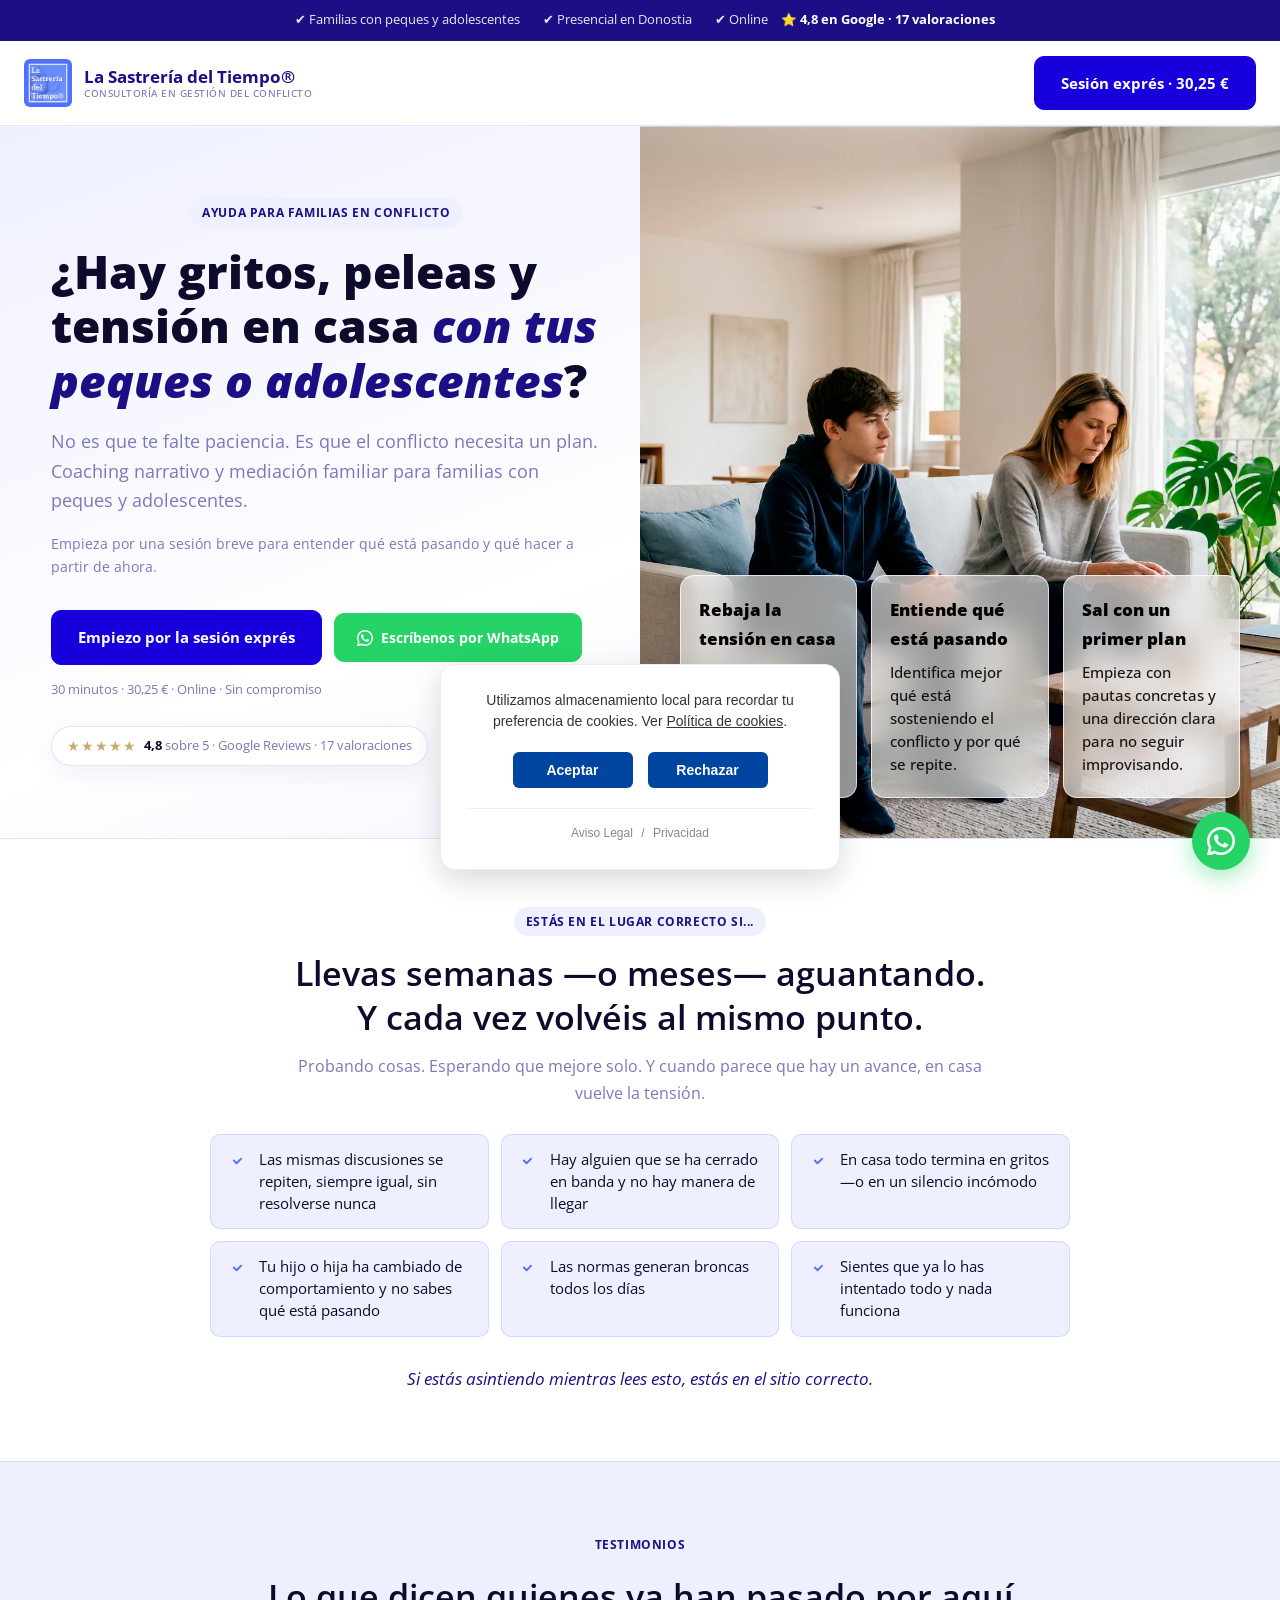
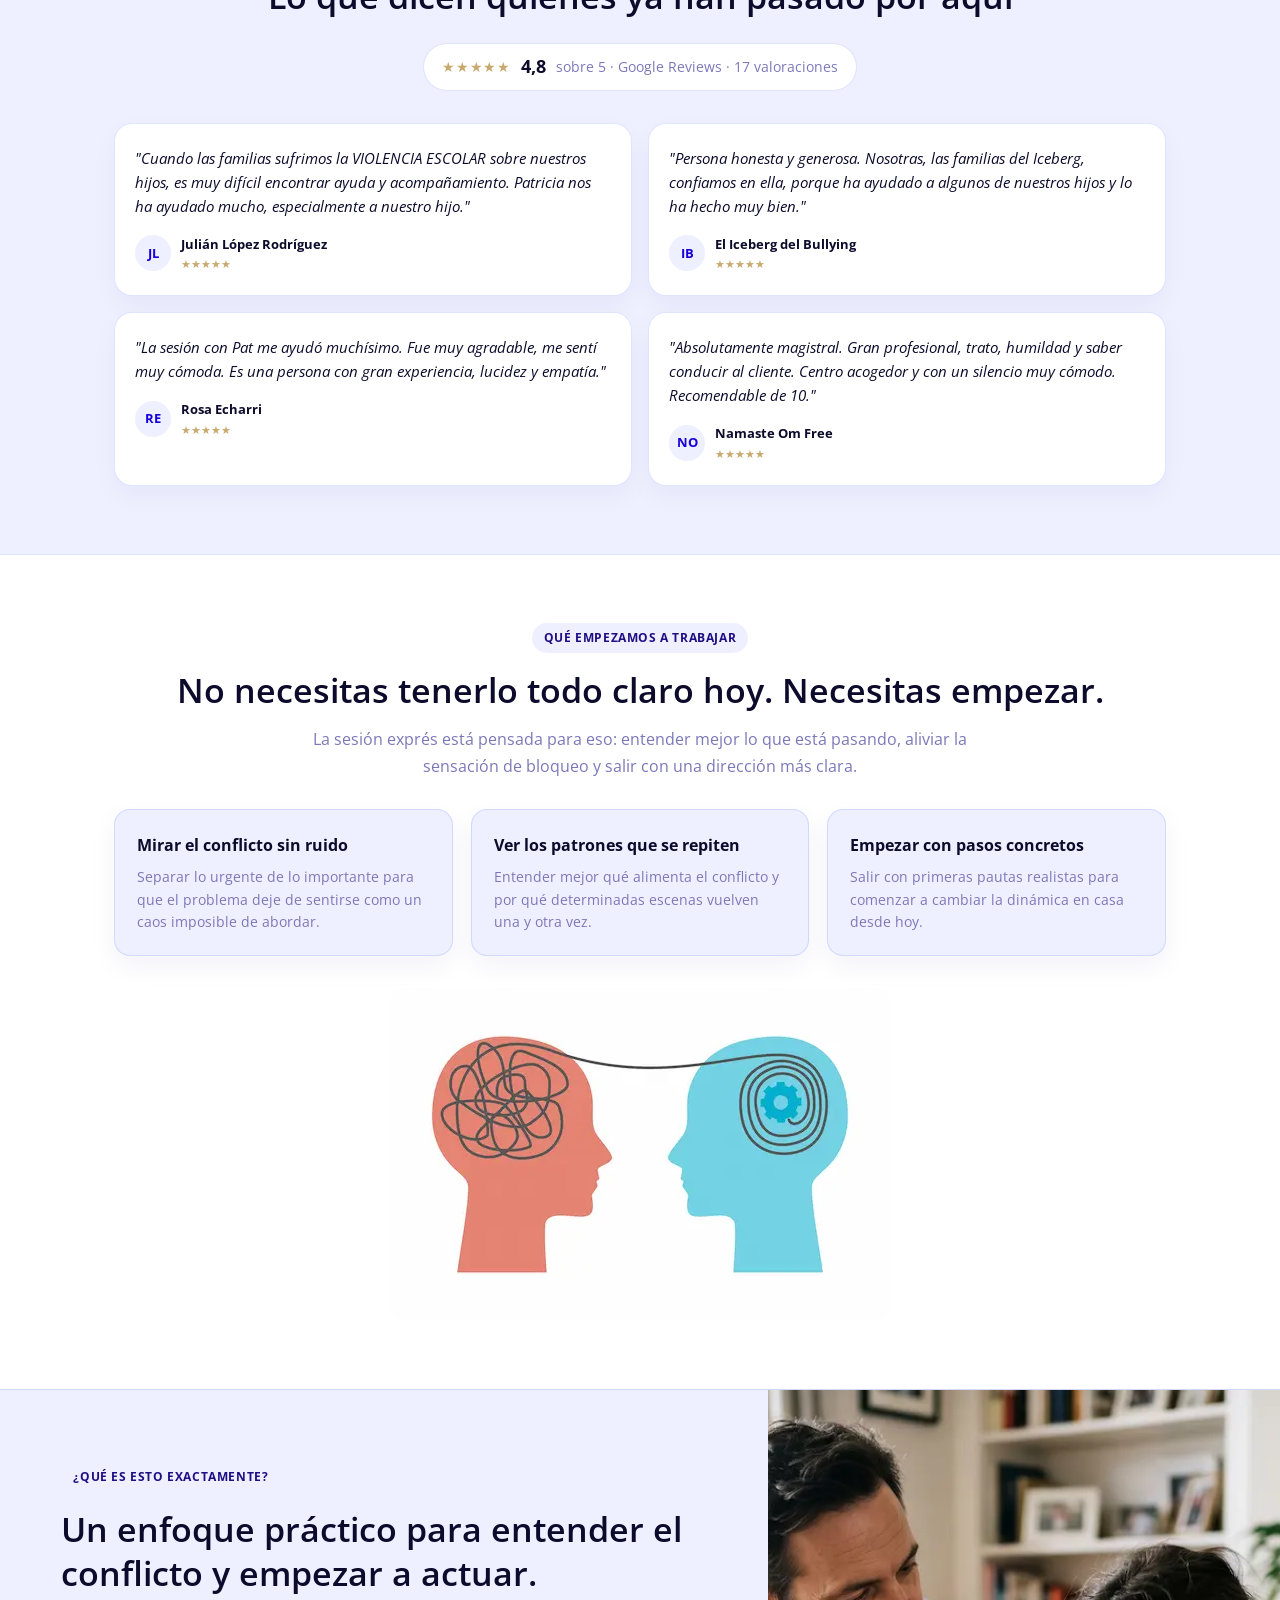
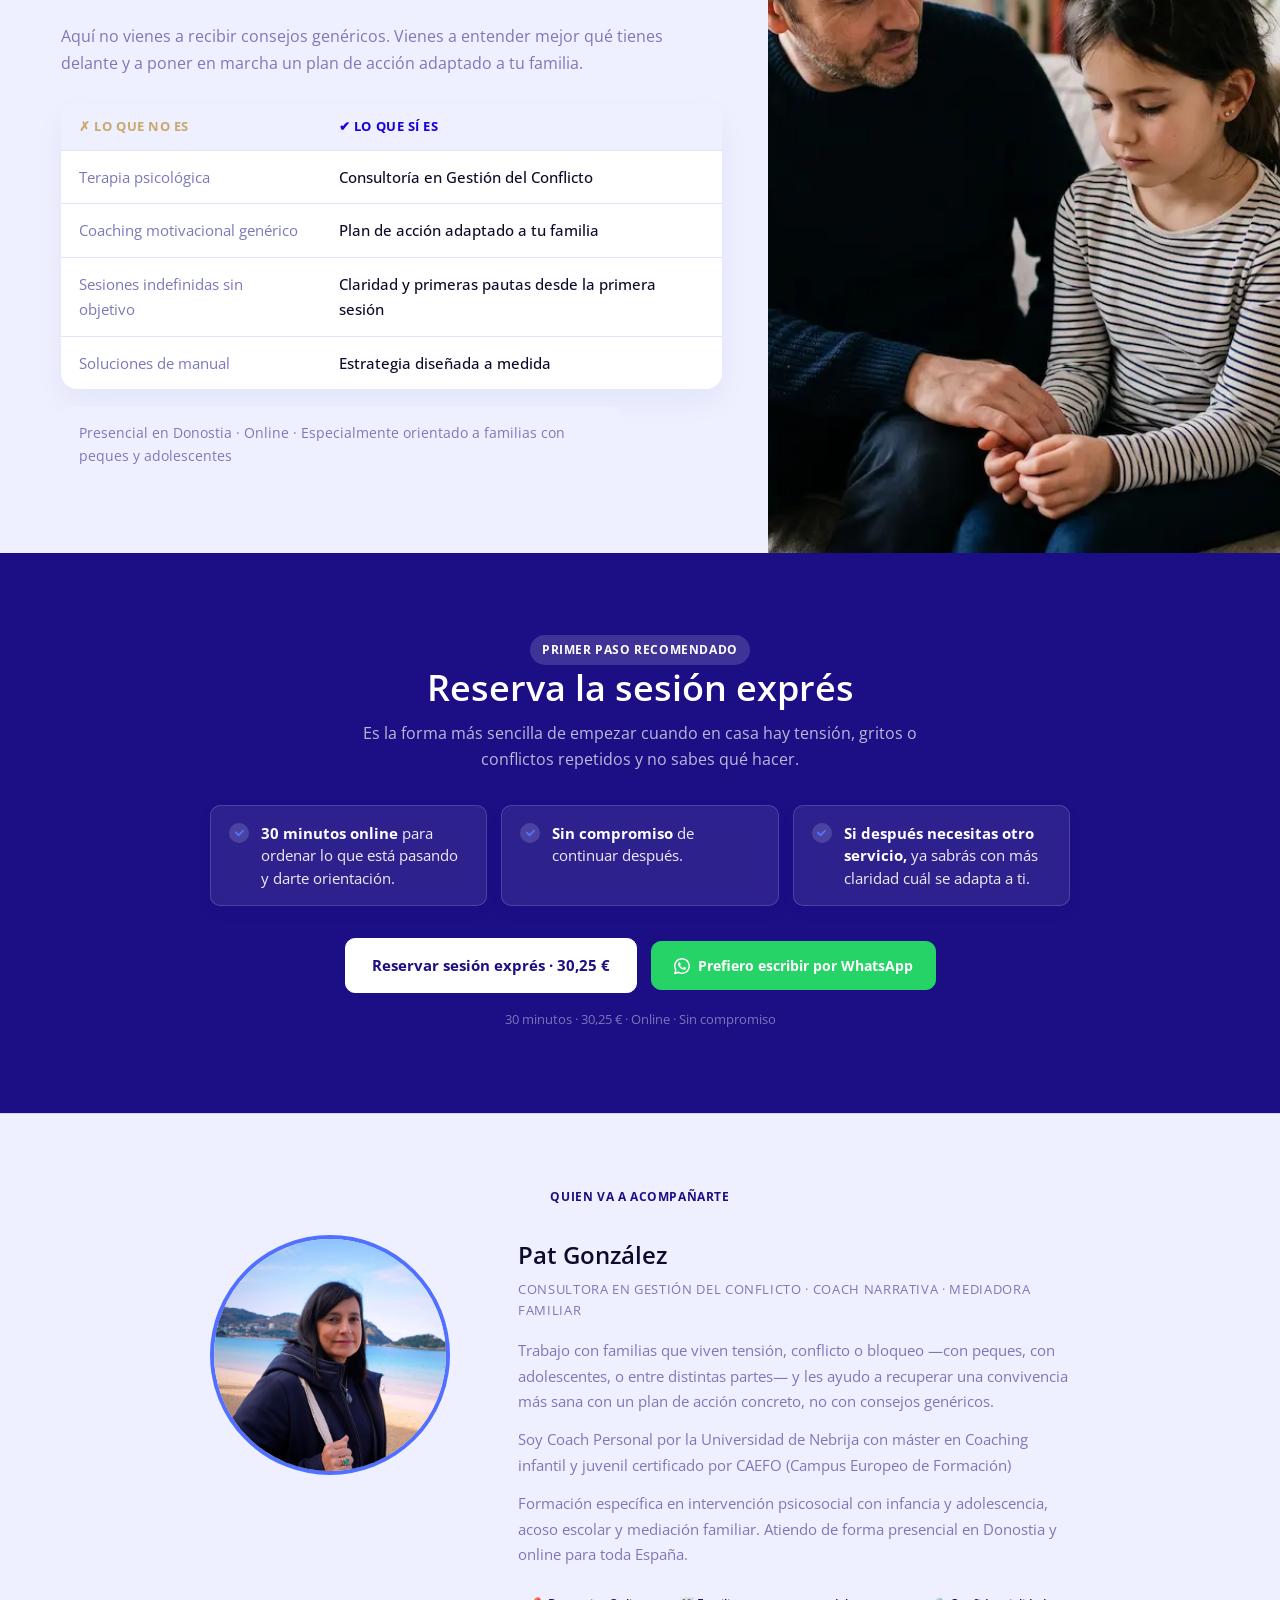
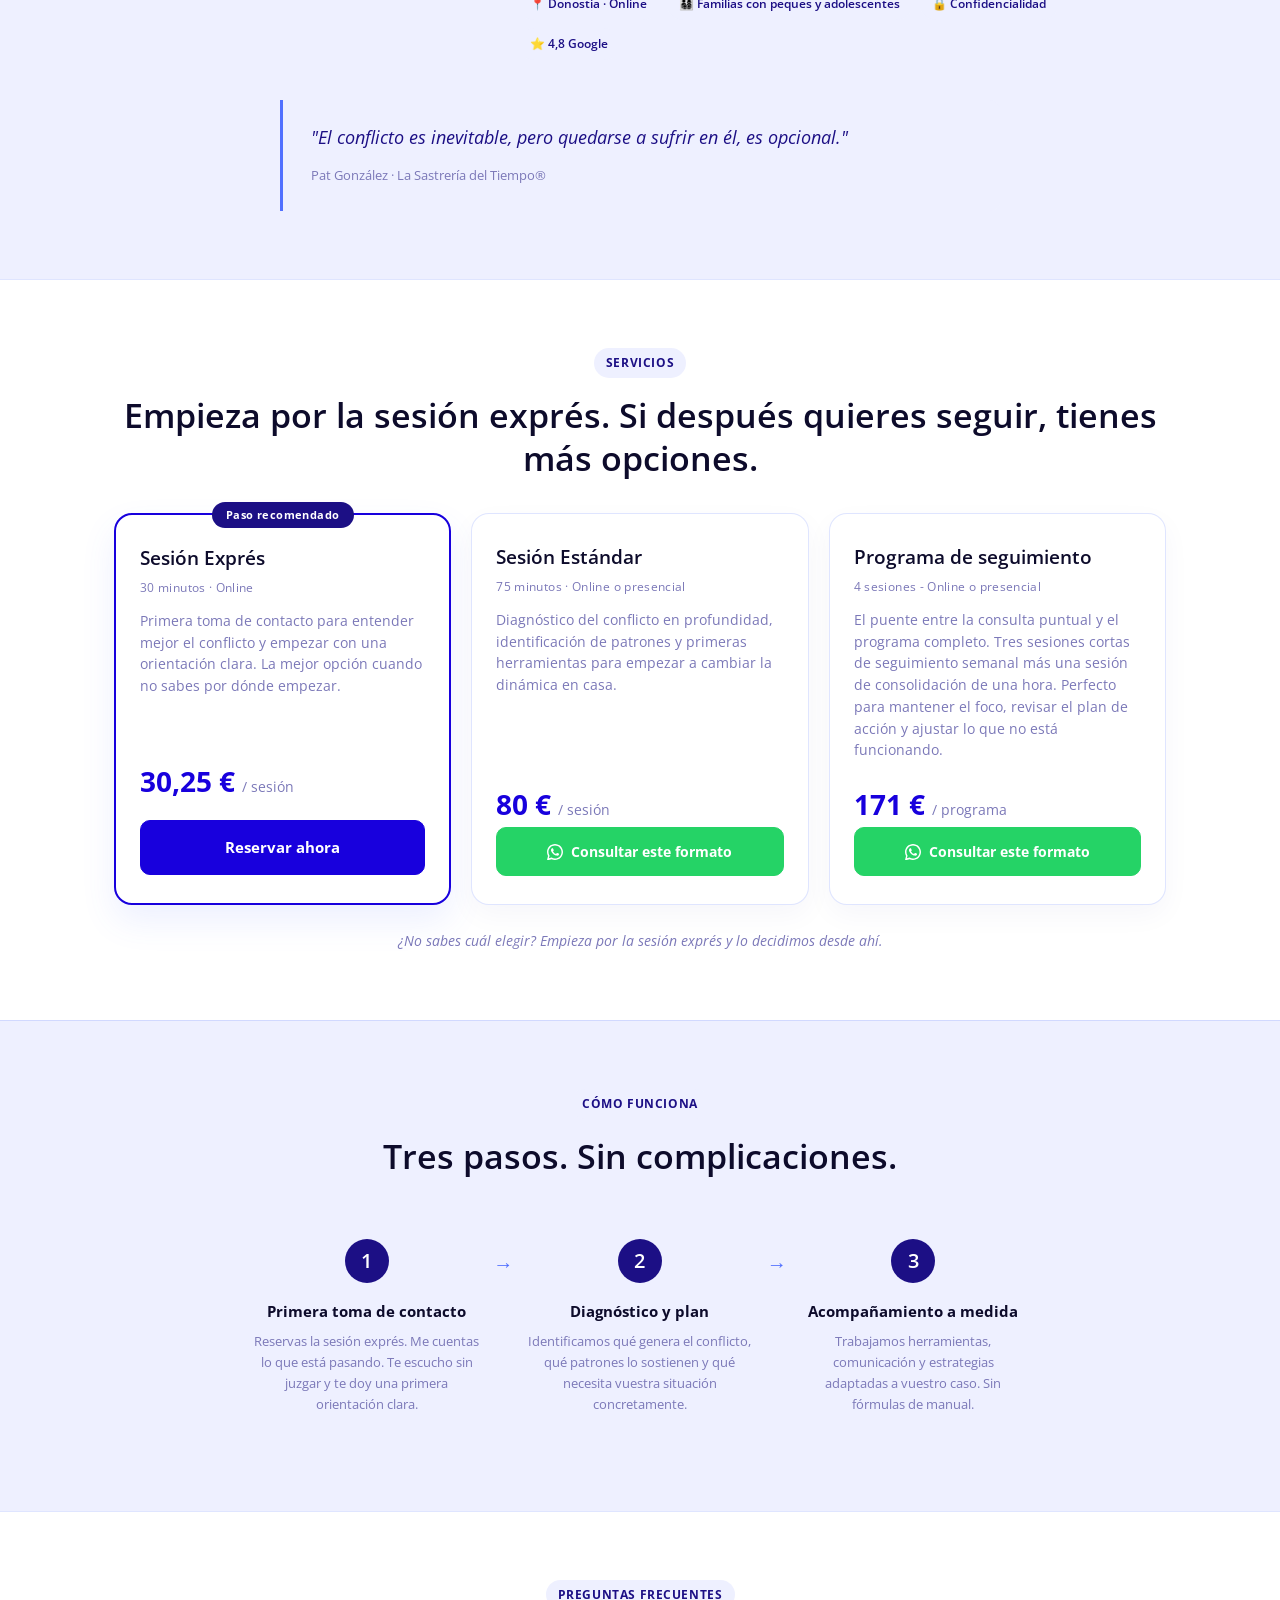
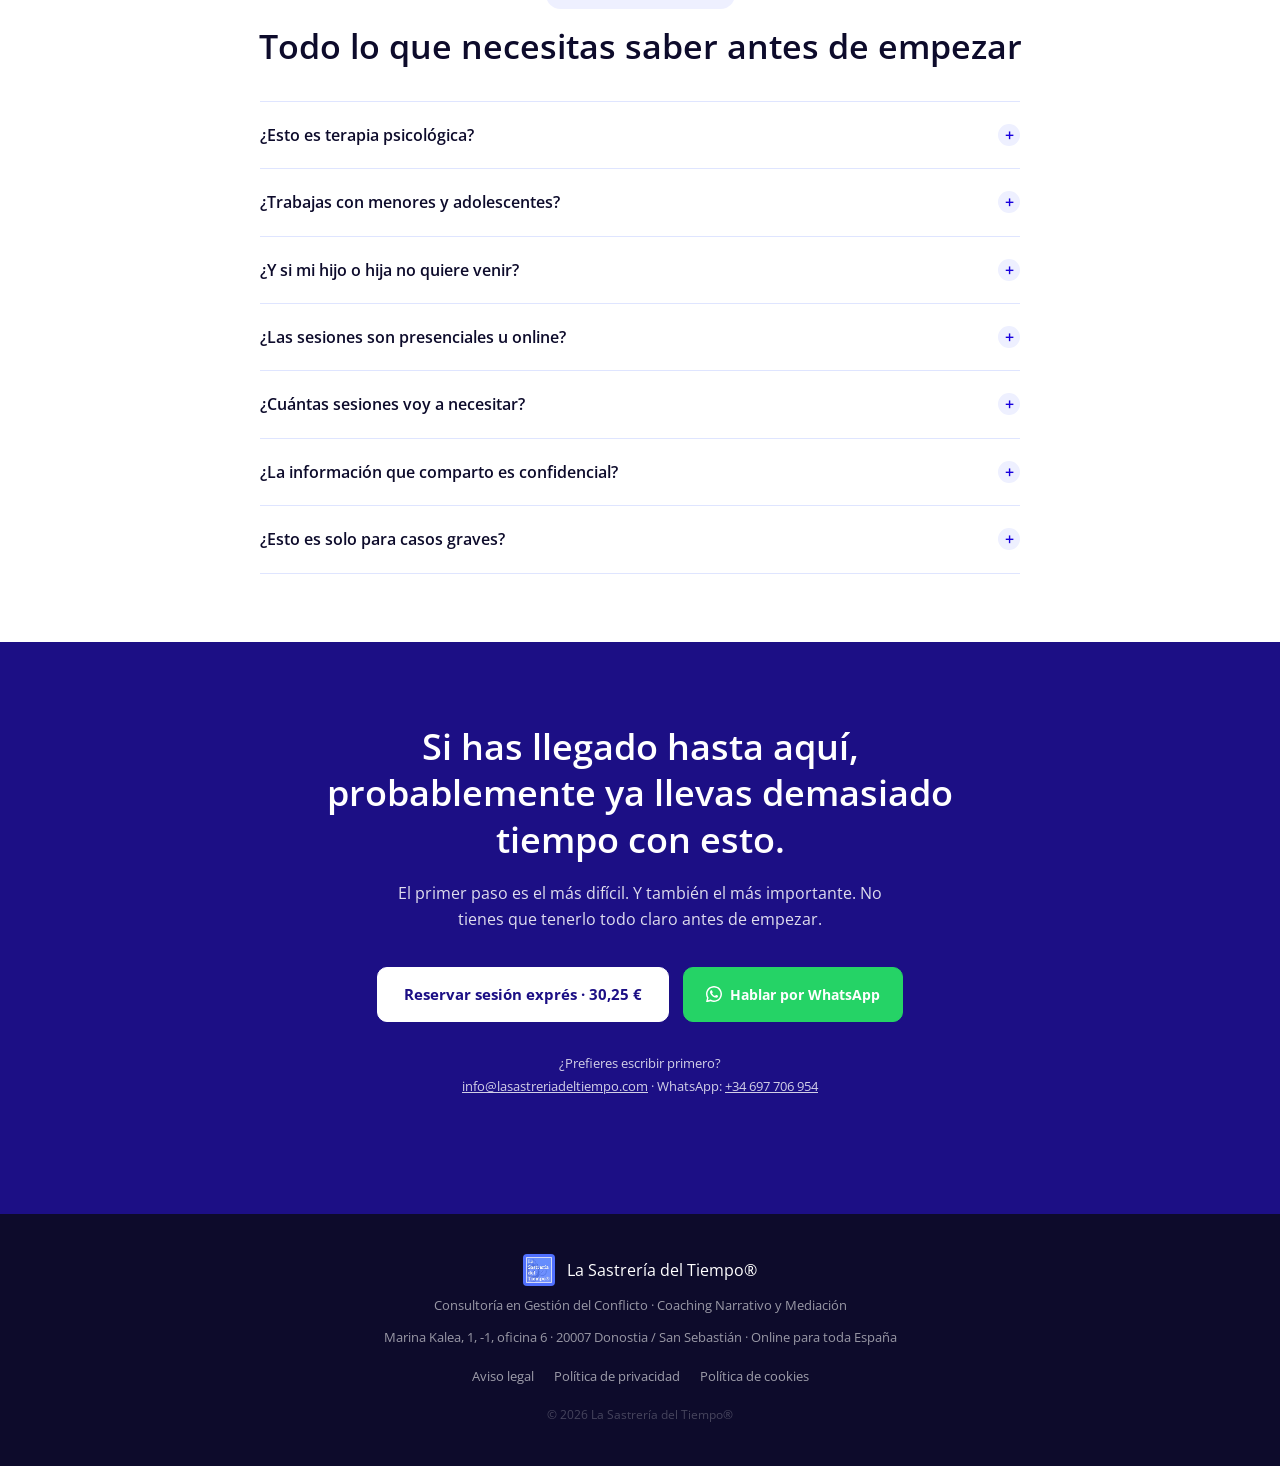
<file: index.html>
<!DOCTYPE html>
<html lang="es">

<head>
  <script>
    window.dataLayer = window.dataLayer || [];
    function gtag() { dataLayer.push(arguments); }

    // Si el usuario ya aceptó antes, recuperamos su decisión
    const consent = localStorage.getItem('cookiesConsent');

    gtag('consent', 'default', {
      'ad_storage': consent === 'accepted' ? 'granted' : 'denied',
      'ad_user_data': consent === 'accepted' ? 'granted' : 'denied',
      'ad_personalization': consent === 'accepted' ? 'granted' : 'denied',
      'analytics_storage': consent === 'accepted' ? 'granted' : 'denied',
      'wait_for_update': 500
    });
  </script>
  <meta charset="UTF-8">
  <meta name="viewport" content="width=device-width, initial-scale=1.0">
  <link rel="icon" type="image/png" href="img/favicon.png">
  <title>Ayuda para familias en conflicto con peques · La Sastrería del Tiempo®</title>
  <meta name="description"
    content="Ayuda práctica para familias con peques y adolescentes que viven gritos, peleas y tensión en casa. Sesión exprés online para entender el conflicto y empezar a actuar.">
  <link rel="preconnect" href="https://fonts.googleapis.com">
  <link rel="preconnect" href="https://fonts.gstatic.com" crossorigin>
  <link href="https://fonts.googleapis.com/css2?family=Open+Sans:wght@300;400;500;600;700;800&display=swap"
    rel="stylesheet">
  <link rel="stylesheet" href="css/style.css">
</head>

<body>

  <!-- TOPBAR -->
  <div class="topbar">
    <span>✔ Familias con peques y adolescentes</span>
    <span>✔ Presencial en Donostia</span>
    <span>✔ Online</span>
    <strong>⭐ 4,8 en Google · 17 valoraciones</strong>
  </div>

  <!-- HEADER -->
  <header class="header">
    <a href="#inicio" class="logo">
      <img src="img/logo.webp" alt="La Sastrería del Tiempo®" class="logo-img">
      <div class="logo-text">
        La Sastrería del Tiempo®
        <span>Consultoría en gestión del conflicto</span>
      </div>
    </a>
    <a href="https://buy.stripe.com/4gMbJ10s14mM1VbcBy1VK04" class="btn-primary" target="_blank"
      rel="noopener noreferrer">Sesión exprés · 30,25 €</a>
  </header>

  <!-- HERO -->
  <section class="hero" id="inicio">
    <div class="hero-content">
      <p class="badge">Ayuda para familias en conflicto</p>
      <h1>¿Hay gritos, peleas y tensión en casa <em>con tus peques o adolescentes</em>?</h1>
      <p class="hero-sub">No es que te falte paciencia. Es que el conflicto necesita un plan. Coaching narrativo y
        mediación familiar para familias con peques y adolescentes.</p>
      <p class="hero-mini">Empieza por una sesión breve para entender qué está pasando y qué hacer a partir de ahora.
      </p>

      <div class="hero-cta">
        <a href="https://buy.stripe.com/4gMbJ10s14mM1VbcBy1VK04" class="btn-primary" target="_blank"
          rel="noopener noreferrer">Empiezo por la sesión exprés</a>
        <a href="https://wa.me/34697706954?text=Hola%2C%20quiero%20informaci%C3%B3n%20sobre%20la%20sesi%C3%B3n%20expr%C3%A9s"
          class="btn-wa" target="_blank" rel="noopener noreferrer"
          aria-label="Escribir por WhatsApp para pedir información sobre la sesión exprés">
          <svg width="16" height="16" fill="#fff" viewBox="0 0 24 24" aria-hidden="true">
            <path
              d="M17.472 14.382c-.297-.149-1.758-.867-2.03-.967-.273-.099-.471-.148-.67.15-.197.297-.767.966-.94 1.164-.173.199-.347.223-.644.075-.297-.15-1.255-.463-2.39-1.475-.883-.788-1.48-1.761-1.653-2.059-.173-.297-.018-.458.13-.606.134-.133.298-.347.446-.52.149-.174.198-.298.298-.497.099-.198.05-.371-.025-.52-.075-.149-.669-1.612-.916-2.207-.242-.579-.487-.5-.669-.51-.173-.008-.371-.01-.57-.01-.198 0-.52.074-.792.372-.272.297-1.04 1.016-1.04 2.479 0 1.462 1.065 2.875 1.213 3.074.149.198 2.096 3.2 5.077 4.487.709.306 1.262.489 1.694.625.712.227 1.36.195 1.871.118.571-.085 1.758-.719 2.006-1.413.248-.694.248-1.289.173-1.413-.074-.124-.272-.198-.57-.347z">
            </path>
            <path
              d="M12 0C5.373 0 0 5.373 0 12c0 2.127.558 4.122 1.532 5.856L.057 23.882a.5.5 0 0 0 .61.635l6.228-1.635A11.945 11.945 0 0 0 12 24c6.627 0 12-5.373 12-12S18.627 0 12 0zm0 21.818a9.808 9.808 0 0 1-5.028-1.384l-.36-.214-3.732.979.998-3.647-.234-.374A9.818 9.818 0 0 1 2.182 12C2.182 6.58 6.58 2.182 12 2.182S21.818 6.58 21.818 12 17.42 21.818 12 21.818z">
            </path>
          </svg>
          Escríbenos por WhatsApp
        </a>
      </div>

      <p class="hero-cta-meta">30 minutos · 30,25 € · Online · Sin compromiso</p>

      <div class="hero-stars">
        <span class="estrellas">★★★★★</span>
        <span><strong style="color:var(--texto)">4,8</strong> sobre 5 · Google Reviews · 17 valoraciones</span>
      </div>

    </div>

    <div class="hero-image">
      <img src="img/gestion_conflictos.webp" alt="Gestión de conflictos en casa con peques y adolescentes">
    </div>

    <div class="hero-benefits">
      <div class="hero-benefit">
        <strong>Rebaja la tensión en casa</strong>
        <span>Empieza a salir del bucle de discusiones, gritos o silencios.</span>
      </div>
      <div class="hero-benefit">
        <strong>Entiende qué está pasando</strong>
        <span>Identifica mejor qué está sosteniendo el conflicto y por qué se repite.</span>
      </div>
      <div class="hero-benefit">
        <strong>Sal con un primer plan</strong>
        <span>Empieza con pautas concretas y una dirección clara para no seguir improvisando.</span>
      </div>
    </div>
  </section>

  <!-- EMPATIA -->
  <section class="seccion seccion--borde-top">
    <div class="container">
      <p class="badge">Estás en el lugar correcto si...</p>
      <h2 class="titulo-seccion mt-16">Llevas semanas —o meses— aguantando.<br>Y cada vez volvéis al mismo punto.</h2>
      <p class="intro-texto mt-8">Probando cosas. Esperando que mejore solo. Y cuando parece que hay un avance, en casa
        vuelve la tensión.</p>

      <ul class="checklist">
        <li><span class="check-icon"><svg viewBox="0 0 12 12" fill="none">
              <path d="M2 6l3 3 5-5" stroke="#5170ff" stroke-width="2" stroke-linecap="round" stroke-linejoin="round">
              </path>
            </svg></span>Las mismas discusiones se repiten, siempre igual, sin resolverse nunca</li>
        <li><span class="check-icon"><svg viewBox="0 0 12 12" fill="none">
              <path d="M2 6l3 3 5-5" stroke="#5170ff" stroke-width="2" stroke-linecap="round" stroke-linejoin="round">
              </path>
            </svg></span>Hay alguien que se ha cerrado en banda y no hay manera de llegar</li>
        <li><span class="check-icon"><svg viewBox="0 0 12 12" fill="none">
              <path d="M2 6l3 3 5-5" stroke="#5170ff" stroke-width="2" stroke-linecap="round" stroke-linejoin="round">
              </path>
            </svg></span>En casa todo termina en gritos —o en un silencio incómodo</li>
        <li><span class="check-icon"><svg viewBox="0 0 12 12" fill="none">
              <path d="M2 6l3 3 5-5" stroke="#5170ff" stroke-width="2" stroke-linecap="round" stroke-linejoin="round">
              </path>
            </svg></span>Tu hijo o hija ha cambiado de comportamiento y no sabes qué está pasando</li>
        <li><span class="check-icon"><svg viewBox="0 0 12 12" fill="none">
              <path d="M2 6l3 3 5-5" stroke="#5170ff" stroke-width="2" stroke-linecap="round" stroke-linejoin="round">
              </path>
            </svg></span>Las normas generan broncas todos los días</li>
        <li><span class="check-icon"><svg viewBox="0 0 12 12" fill="none">
              <path d="M2 6l3 3 5-5" stroke="#5170ff" stroke-width="2" stroke-linecap="round" stroke-linejoin="round">
              </path>
            </svg></span>Sientes que ya lo has intentado todo y nada funciona</li>
      </ul>

      <p class="cierre-texto">Si estás asintiendo mientras lees esto, estás en el sitio correcto.</p>
    </div>
  </section>

  <!-- TESTIMONIOS -->
  <section class="seccion seccion--gris seccion--borde-top">
    <div class="container">
      <p class="badge">Testimonios</p>
      <h2 class="titulo-seccion mt-16">Lo que dicen quienes ya han pasado por aquí</h2>
      <div class="rating-global mt-24">
        <span class="estrellas">★★★★★</span>
        <span class="rating-num">4,8</span>
        <span class="texto-suave">sobre 5 · Google Reviews · 17 valoraciones</span>
      </div>
      <div class="testimonios-grid">
        <div class="testimonio">
          <p class="testimonio-texto">"Cuando las familias sufrimos la VIOLENCIA ESCOLAR sobre nuestros hijos, es muy
            difícil encontrar ayuda y acompañamiento. Patricia nos ha ayudado mucho, especialmente a nuestro hijo."</p>
          <div class="testimonio-autor">
            <div class="avatar">JL</div>
            <div>
              <p class="autor-nombre">Julián López Rodríguez</p>
              <p class="autor-stars">★★★★★</p>
            </div>
          </div>
        </div>
        <div class="testimonio">
          <p class="testimonio-texto">"Persona honesta y generosa. Nosotras, las familias del Iceberg, confiamos en
            ella, porque ha ayudado a algunos de nuestros hijos y lo ha hecho muy bien."</p>
          <div class="testimonio-autor">
            <div class="avatar">IB</div>
            <div>
              <p class="autor-nombre">El Iceberg del Bullying</p>
              <p class="autor-stars">★★★★★</p>
            </div>
          </div>
        </div>
        <div class="testimonio">
          <p class="testimonio-texto">"La sesión con Pat me ayudó muchísimo. Fue muy agradable, me sentí muy cómoda. Es
            una persona con gran experiencia, lucidez y empatía."</p>
          <div class="testimonio-autor">
            <div class="avatar">RE</div>
            <div>
              <p class="autor-nombre">Rosa Echarri</p>
              <p class="autor-stars">★★★★★</p>
            </div>
          </div>
        </div>
        <div class="testimonio">
          <p class="testimonio-texto">"Absolutamente magistral. Gran profesional, trato, humildad y saber conducir al
            cliente. Centro acogedor y con un silencio muy cómodo. Recomendable de 10."</p>
          <div class="testimonio-autor">
            <div class="avatar">NO</div>
            <div>
              <p class="autor-nombre">Namaste Om Free</p>
              <p class="autor-stars">★★★★★</p>
            </div>
          </div>
        </div>
      </div>
    </div>
  </section>

  <!-- QUE EMPIEZA A CAMBIAR -->
  <section class="seccion seccion--borde-top">
    <div class="container">
      <p class="badge">Qué empezamos a trabajar</p>
      <h2 class="titulo-seccion mt-16">No necesitas tenerlo todo claro hoy. Necesitas empezar.</h2>
      <p class="intro-texto">La sesión exprés está pensada para eso: entender mejor lo que está pasando, aliviar la
        sensación de bloqueo y salir con una dirección más clara.</p>

      <div class="plan-grid">
        <article class="plan-card">
          <h3>Mirar el conflicto sin ruido</h3>
          <p>Separar lo urgente de lo importante para que el problema deje de sentirse como un caos imposible de
            abordar.</p>
        </article>
        <article class="plan-card">
          <h3>Ver los patrones que se repiten</h3>
          <p>Entender mejor qué alimenta el conflicto y por qué determinadas escenas vuelven una y otra vez.</p>
        </article>
        <article class="plan-card">
          <h3>Empezar con pasos concretos</h3>
          <p>Salir con primeras pautas realistas para comenzar a cambiar la dinámica en casa desde hoy.</p>
        </article>
      </div>

      <img src="img/conflicto.webp" alt="Gestión del conflicto familiar" class="seccion-img mt-32">
    </div>
  </section>

  <!-- DIFERENCIACION -->
  <section class="split-section">
    <div class="split-content">
      <p class="badge">¿Qué es esto exactamente?</p>
      <h2 class="titulo-seccion mt-16">Un enfoque práctico para entender el conflicto y empezar a actuar.</h2>
      <p class="intro-texto mt-8">Aquí no vienes a recibir consejos genéricos. Vienes a entender mejor qué tienes
        delante y a poner en marcha un plan de acción adaptado a tu familia.</p>

      <table class="tabla-dif">
        <thead>
          <tr>
            <th>✗ Lo que no es</th>
            <th>✔ Lo que sí es</th>
          </tr>
        </thead>
        <tbody>
          <tr>
            <td>Terapia psicológica</td>
            <td>Consultoría en Gestión del Conflicto</td>
          </tr>
          <tr>
            <td>Coaching motivacional genérico</td>
            <td>Plan de acción adaptado a tu familia</td>
          </tr>
          <tr>
            <td>Sesiones indefinidas sin objetivo</td>
            <td>Claridad y primeras pautas desde la primera sesión</td>
          </tr>
          <tr>
            <td>Soluciones de manual</td>
            <td>Estrategia diseñada a medida</td>
          </tr>
        </tbody>
      </table>

      <div class="dif-apoyo">Presencial en Donostia · Online · Especialmente orientado a familias con
        peques y adolescentes</div>
    </div>
    <div class="split-image">
      <img src="img/gestion_conflictos2.webp" alt="Qué es esto exactamente">
    </div>
  </section>

  <!-- RESERVA SESIÓN EXPRÉS -->
  <section class="cta-reserva" id="form-reserva">
    <div class="container">
      <p class="badge-dark">Primer paso recomendado</p>
      <h2 class="mt-16">Reserva la sesión exprés</h2>
      <p class="cta-reserva-sub mt-8">Es la forma más sencilla de empezar cuando en casa hay tensión, gritos o
        conflictos repetidos y no sabes qué hacer.</p>

      <ul class="reserva-beneficios mt-32">
        <li><span class="check-icon"><svg viewBox="0 0 12 12" fill="none">
              <path d="M2 6l3 3 5-5" stroke="#5170ff" stroke-width="2" stroke-linecap="round" stroke-linejoin="round">
              </path>
            </svg></span><span><strong>30 minutos online</strong> para ordenar lo que está pasando y darte
            orientación.</span></li>
        <li><span class="check-icon"><svg viewBox="0 0 12 12" fill="none">
              <path d="M2 6l3 3 5-5" stroke="#5170ff" stroke-width="2" stroke-linecap="round" stroke-linejoin="round">
              </path>
            </svg></span><span><strong>Sin compromiso</strong> de continuar después.</span></li>
        <li><span class="check-icon"><svg viewBox="0 0 12 12" fill="none">
              <path d="M2 6l3 3 5-5" stroke="#5170ff" stroke-width="2" stroke-linecap="round" stroke-linejoin="round">
              </path>
            </svg></span><span><strong>Si después necesitas otro servicio,</strong> ya sabrás con más claridad cuál se
            adapta a ti.</span></li>
      </ul>

      <div class="reserva-cta mt-32">
        <a href="https://buy.stripe.com/4gMbJ10s14mM1VbcBy1VK04" class="btn-final" target="_blank"
          rel="noopener noreferrer">Reservar sesión exprés · 30,25 €</a>
        <a href="https://wa.me/34697706954?text=Hola%2C%20quiero%20reservar%20la%20sesi%C3%B3n%20expr%C3%A9s"
          class="btn-wa" target="_blank" rel="noopener noreferrer">
          <svg width="16" height="16" fill="#fff" viewBox="0 0 24 24" aria-hidden="true">
            <path
              d="M17.472 14.382c-.297-.149-1.758-.867-2.03-.967-.273-.099-.471-.148-.67.15-.197.297-.767.966-.94 1.164-.173.199-.347.223-.644.075-.297-.15-1.255-.463-2.39-1.475-.883-.788-1.48-1.761-1.653-2.059-.173-.297-.018-.458.13-.606.134-.133.298-.347.446-.52.149-.174.198-.298.298-.497.099-.198.05-.371-.025-.52-.075-.149-.669-1.612-.916-2.207-.242-.579-.487-.5-.669-.51-.173-.008-.371-.01-.57-.01-.198 0-.52.074-.792.372-.272.297-1.04 1.016-1.04 2.479 0 1.462 1.065 2.875 1.213 3.074.149.198 2.096 3.2 5.077 4.487.709.306 1.262.489 1.694.625.712.227 1.36.195 1.871.118.571-.085 1.758-.719 2.006-1.413.248-.694.248-1.289.173-1.413-.074-.124-.272-.198-.57-.347z" />
            <path
              d="M12 0C5.373 0 0 5.373 0 12c0 2.127.558 4.122 1.532 5.856L.057 23.882a.5.5 0 0 0 .61.635l6.228-1.635A11.945 11.945 0 0 0 12 24c6.627 0 12-5.373 12-12S18.627 0 12 0zm0 21.818a9.808 9.808 0 0 1-5.028-1.384l-.36-.214-3.732.979.998-3.647-.234-.374A9.818 9.818 0 0 1 2.182 12C2.182 6.58 6.58 2.182 12 2.182S21.818 6.58 21.818 12 17.42 21.818 12 21.818z" />
          </svg>
          Prefiero escribir por WhatsApp
        </a>
      </div>
      <p class="cta-reserva-meta mt-16">30 minutos · 30,25 € · Online · Sin compromiso</p>
    </div>
  </section>

  <!-- QUIEN SOY -->
  <section class="seccion seccion--gris seccion--borde-top">
    <div class="container">
      <p class="badge">Quien va a acompañarte</p>
      <div class="quien-grid mt-24">
        <div>
          <img src="img/patricia.webp" alt="Pat González" class="quien-foto">
        </div>
        <div>
          <h2 class="quien-nombre">Pat González</h2>
          <p class="quien-cargo">Consultora en Gestión del Conflicto · Coach Narrativa · Mediadora Familiar</p>
          <p class="quien-texto">Trabajo con familias que viven tensión, conflicto o bloqueo —con peques, con
            adolescentes, o entre distintas partes— y les ayudo a recuperar una convivencia más sana con un plan de
            acción concreto, no con consejos genéricos.</p>
          <p class="quien-texto mt-12">Soy Coach Personal por la Universidad de Nebrija con máster en Coaching infantil
            y juvenil certificado por CAEFO (Campus Europeo de Formación)</p>
          <p class="quien-texto mt-12">Formación específica en intervención
            psicosocial con infancia y adolescencia, acoso escolar y mediación familiar. Atiendo de forma presencial en
            Donostia y online para toda España.</p>

          <div class="quien-chips">
            <span class="chip">📍 Donostia · Online</span>
            <span class="chip">👨‍👩‍👧‍👦 Familias con peques y adolescentes</span>
            <span class="chip">🔒 Confidencialidad</span>
            <span class="chip">⭐ 4,8 Google</span>
          </div>
        </div>
      </div>
      <div class="cita-pat">
        <blockquote>"El conflicto es inevitable, pero quedarse a sufrir en él, es opcional."</blockquote>
        <cite>Pat González · La Sastrería del Tiempo®</cite>
      </div>
    </div>
  </section>

  <!-- SERVICIOS -->
  <section class="seccion seccion--borde-top">
    <div class="container">
      <p class="badge">Servicios</p>
      <h2 class="titulo-seccion mt-16">Empieza por la sesión exprés. Si después quieres seguir, tienes más opciones.
      </h2>


      <div class="cards-servicios mt-32">
        <div class="card-servicio card-servicio--destacada">
          <div class="card-badge">Paso recomendado</div>
          <h3>Sesión Exprés</h3>
          <p class="card-duracion">30 minutos · Online</p>
          <p class="card-desc">Primera toma de contacto para entender mejor el conflicto y empezar con una orientación
            clara. La mejor opción cuando no sabes por dónde empezar.</p>
          <p class="card-precio">30,25 € <span>/ sesión</span></p>
          <a href="https://buy.stripe.com/4gMbJ10s14mM1VbcBy1VK04" class="btn-primary" target="_blank"
            rel="noopener noreferrer">Reservar ahora</a>
        </div>

        <div class="card-servicio">
          <h3>Sesión Estándar</h3>
          <p class="card-duracion">75 minutos · Online o presencial</p>
          <p class="card-desc">Diagnóstico del conflicto en profundidad, identificación de patrones y primeras
            herramientas para empezar a cambiar la dinámica en casa.</p>
          <p class="card-precio">80 € <span>/ sesión</span></p>
          <a href="https://wa.me/34697706954?text=Hola%2C%20quiero%20informaci%C3%B3n%20sobre%20la%20sesi%C3%B3n%20est%C3%A1ndar"
            class="btn-wa" target="_blank" rel="noopener noreferrer">
            <svg width="16" height="16" fill="#fff" viewBox="0 0 24 24" aria-hidden="true">
              <path
                d="M17.472 14.382c-.297-.149-1.758-.867-2.03-.967-.273-.099-.471-.148-.67.15-.197.297-.767.966-.94 1.164-.173.199-.347.223-.644.075-.297-.15-1.255-.463-2.39-1.475-.883-.788-1.48-1.761-1.653-2.059-.173-.297-.018-.458.13-.606.134-.133.298-.347.446-.52.149-.174.198-.298.298-.497.099-.198.05-.371-.025-.52-.075-.149-.669-1.612-.916-2.207-.242-.579-.487-.5-.669-.51-.173-.008-.371-.01-.57-.01-.198 0-.52.074-.792.372-.272.297-1.04 1.016-1.04 2.479 0 1.462 1.065 2.875 1.213 3.074.149.198 2.096 3.2 5.077 4.487.709.306 1.262.489 1.694.625.712.227 1.36.195 1.871.118.571-.085 1.758-.719 2.006-1.413.248-.694.248-1.289.173-1.413-.074-.124-.272-.198-.57-.347z">
              </path>
              <path
                d="M12 0C5.373 0 0 5.373 0 12c0 2.127.558 4.122 1.532 5.856L.057 23.882a.5.5 0 0 0 .61.635l6.228-1.635A11.945 11.945 0 0 0 12 24c6.627 0 12-5.373 12-12S18.627 0 12 0zm0 21.818a9.808 9.808 0 0 1-5.028-1.384l-.36-.214-3.732.979.998-3.647-.234-.374A9.818 9.818 0 0 1 2.182 12C2.182 6.58 6.58 2.182 12 2.182S21.818 6.58 21.818 12 17.42 21.818 12 21.818z">
              </path>
            </svg>
            Consultar este formato
          </a>
        </div>

        <div class="card-servicio">
          <h3>Programa de seguimiento</h3>
          <p class="card-duracion">4 sesiones - Online o presencial</p>
          <p class="card-desc">El puente entre la consulta puntual y el programa completo. Tres sesiones cortas de
            seguimiento semanal más una sesión de consolidación de una hora. Perfecto para mantener el foco, revisar el
            plan de acción y ajustar lo que no está funcionando.</p>
          <p class="card-precio">171 € <span>/ programa</span></p>
          <a href="https://wa.me/34697706954?text=Hola%2C%20quiero%20informaci%C3%B3n%20sobre%20el%20programa%20de%20coaching%20narrativo"
            class="btn-wa" target="_blank" rel="noopener noreferrer">
            <svg width="16" height="16" fill="#fff" viewBox="0 0 24 24" aria-hidden="true">
              <path
                d="M17.472 14.382c-.297-.149-1.758-.867-2.03-.967-.273-.099-.471-.148-.67.15-.197.297-.767.966-.94 1.164-.173.199-.347.223-.644.075-.297-.15-1.255-.463-2.39-1.475-.883-.788-1.48-1.761-1.653-2.059-.173-.297-.018-.458.13-.606.134-.133.298-.347.446-.52.149-.174.198-.298.298-.497.099-.198.05-.371-.025-.52-.075-.149-.669-1.612-.916-2.207-.242-.579-.487-.5-.669-.51-.173-.008-.371-.01-.57-.01-.198 0-.52.074-.792.372-.272.297-1.04 1.016-1.04 2.479 0 1.462 1.065 2.875 1.213 3.074.149.198 2.096 3.2 5.077 4.487.709.306 1.262.489 1.694.625.712.227 1.36.195 1.871.118.571-.085 1.758-.719 2.006-1.413.248-.694.248-1.289.173-1.413-.074-.124-.272-.198-.57-.347z">
              </path>
              <path
                d="M12 0C5.373 0 0 5.373 0 12c0 2.127.558 4.122 1.532 5.856L.057 23.882a.5.5 0 0 0 .61.635l6.228-1.635A11.945 11.945 0 0 0 12 24c6.627 0 12-5.373 12-12S18.627 0 12 0zm0 21.818a9.808 9.808 0 0 1-5.028-1.384l-.36-.214-3.732.979.998-3.647-.234-.374A9.818 9.818 0 0 1 2.182 12C2.182 6.58 6.58 2.182 12 2.182S21.818 6.58 21.818 12 17.42 21.818 12 21.818z">
              </path>
            </svg>
            Consultar este formato
          </a>
        </div>
      </div>

      <p class="servicios-apoyo">¿No sabes cuál elegir? Empieza por la sesión exprés y lo decidimos desde ahí.
      </p>
    </div>
  </section>

  <!-- PROCESO -->
  <section class="seccion seccion--gris seccion--borde-top">
    <div class="container">
      <p class="badge">Cómo funciona</p>
      <h2 class="titulo-seccion mt-16">Tres pasos. Sin complicaciones.</h2>
      <div class="pasos mt-32">
        <div class="paso">
          <div class="paso-num">1</div>
          <h3>Primera toma de contacto</h3>
          <p>Reservas la sesión exprés. Me cuentas lo que está pasando. Te escucho sin juzgar y te doy una primera
            orientación clara.</p>
        </div>
        <div class="paso">
          <div class="paso-num">2</div>
          <h3>Diagnóstico y plan</h3>
          <p>Identificamos qué genera el conflicto, qué patrones lo sostienen y qué necesita vuestra situación
            concretamente.</p>
        </div>
        <div class="paso">
          <div class="paso-num">3</div>
          <h3>Acompañamiento a medida</h3>
          <p>Trabajamos herramientas, comunicación y estrategias adaptadas a vuestro caso. Sin fórmulas de manual.</p>
        </div>
      </div>
    </div>
  </section>

  <!-- FAQ -->
  <section class="seccion seccion--borde-top">
    <div class="container">
      <p class="badge">Preguntas frecuentes</p>
      <h2 class="titulo-seccion mt-16">Todo lo que necesitas saber antes de empezar</h2>
      <div class="faq-lista mt-32">
        <details class="faq-item">
          <summary class="faq-pregunta">¿Esto es terapia psicológica?<span class="faq-icon"></span></summary>
          <p class="faq-respuesta">No. La Sastrería del Tiempo® es una consultoría en gestión del conflicto. No soy
            psicóloga. Mi trabajo consiste en ayudarte a entender mejor el conflicto que tienes delante y darte un plan
            de acción concreto con técnicas de inteligencia emocional aplicada.</p>
        </details>
        <details class="faq-item">
          <summary class="faq-pregunta">¿Trabajas con menores y adolescentes?<span class="faq-icon"></span></summary>
          <p class="faq-respuesta">Sí. Tengo formación específica en coaching infantil y juvenil, intervención
            psicosocial con infancia y adolescencia y acoso escolar. Puedo trabajar directamente con el menor, con la
            familia o con ambos.</p>
        </details>
        <details class="faq-item">
          <summary class="faq-pregunta">¿Y si mi hijo o hija no quiere venir?<span class="faq-icon"></span></summary>
          <p class="faq-respuesta">Es más habitual de lo que parece. En muchos casos se empieza trabajando con los
            padres, y eso solo ya cambia la dinámica en casa. No hace falta que venga toda la familia para empezar.</p>
        </details>
        <details class="faq-item">
          <summary class="faq-pregunta">¿Las sesiones son presenciales u online?<span class="faq-icon"></span></summary>
          <p class="faq-respuesta">Ambas. Las sesiones presenciales se realizan en Marina Kalea 1, -1, oficina 6,
            Donostia. Las online son por videollamada y puedes combinar ambas modalidades.</p>
        </details>
        <details class="faq-item">
          <summary class="faq-pregunta">¿Cuántas sesiones voy a necesitar?<span class="faq-icon"></span></summary>
          <p class="faq-respuesta">Depende del conflicto y de cada familia. Si no tienes claro qué necesitas, empieza
            por la sesión exprés de 30 minutos y lo vemos desde ahí. Es el primer paso más fácil y sin
            compromiso.</p>
        </details>
        <details class="faq-item">
          <summary class="faq-pregunta">¿La información que comparto es confidencial?<span class="faq-icon"></span>
          </summary>
          <p class="faq-respuesta">Absolutamente. Todo lo que se habla en sesión es estrictamente confidencial, conforme
            al código deontológico de la mediación y el coaching. Puedes compartir tu situación con total tranquilidad.
          </p>
        </details>
        <details class="faq-item">
          <summary class="faq-pregunta">¿Esto es solo para casos graves?<span class="faq-icon"></span></summary>
          <p class="faq-respuesta">No. Cuanto antes se interviene, más fácil suele ser el proceso. No hace falta haber
            llegado a un punto límite para pedir ayuda. Si la convivencia os está costando, ya tiene sentido buscar
            orientación.</p>
        </details>
      </div>
    </div>
  </section>

  <!-- CTA FINAL -->
  <section class="cta-final" id="contacto">
    <div class="container">
      <h2>Si has llegado hasta aquí, probablemente ya llevas demasiado tiempo con esto.</h2>
      <p>El primer paso es el más difícil. Y también el más importante. No tienes que tenerlo todo claro antes de
        empezar.</p>
      <div class="cta-final-btns">
        <a href="https://buy.stripe.com/4gMbJ10s14mM1VbcBy1VK04" class="btn-final" target="_blank"
          rel="noopener noreferrer">Reservar sesión exprés · 30,25 €</a>
        <a href="https://wa.me/34697706954?text=Hola%2C%20quiero%20hablar%20sobre%20mi%20situaci%C3%B3n%20familiar"
          class="btn-wa" target="_blank" rel="noopener noreferrer">
          <svg width="16" height="16" fill="#fff" viewBox="0 0 24 24" aria-hidden="true">
            <path
              d="M17.472 14.382c-.297-.149-1.758-.867-2.03-.967-.273-.099-.471-.148-.67.15-.197.297-.767.966-.94 1.164-.173.199-.347.223-.644.075-.297-.15-1.255-.463-2.39-1.475-.883-.788-1.48-1.761-1.653-2.059-.173-.297-.018-.458.13-.606.134-.133.298-.347.446-.52.149-.174.198-.298.298-.497.099-.198.05-.371-.025-.52-.075-.149-.669-1.612-.916-2.207-.242-.579-.487-.5-.669-.51-.173-.008-.371-.01-.57-.01-.198 0-.52.074-.792.372-.272.297-1.04 1.016-1.04 2.479 0 1.462 1.065 2.875 1.213 3.074.149.198 2.096 3.2 5.077 4.487.709.306 1.262.489 1.694.625.712.227 1.36.195 1.871.118.571-.085 1.758-.719 2.006-1.413.248-.694.248-1.289.173-1.413-.074-.124-.272-.198-.57-.347z">
            </path>
            <path
              d="M12 0C5.373 0 0 5.373 0 12c0 2.127.558 4.122 1.532 5.856L.057 23.882a.5.5 0 0 0 .61.635l6.228-1.635A11.945 11.945 0 0 0 12 24c6.627 0 12-5.373 12-12S18.627 0 12 0zm0 21.818a9.808 9.808 0 0 1-5.028-1.384l-.36-.214-3.732.979.998-3.647-.234-.374A9.818 9.818 0 0 1 2.182 12C2.182 6.58 6.58 2.182 12 2.182S21.818 6.58 21.818 12 17.42 21.818 12 21.818z">
            </path>
          </svg>
          Hablar por WhatsApp
        </a>
      </div>
      <p class="cta-contacto">¿Prefieres escribir primero?<br><a
          href="mailto:info@lasastreriadeltiempo.com">info@lasastreriadeltiempo.com</a> · WhatsApp: <a
          href="https://wa.me/34697706954" target="_blank" rel="noopener noreferrer">+34 697 706 954</a></p>
    </div>
  </section>

  <!-- FOOTER -->
  <footer class="footer">
    <p class="footer-logo">
      <img src="img/logo.webp" alt="" class="footer-logo-img">
      La Sastrería del Tiempo®
    </p>
    <p>Consultoría en Gestión del Conflicto · Coaching Narrativo y Mediación</p>
    <p class="mt-8">Marina Kalea, 1, -1, oficina 6 · 20007 Donostia / San Sebastián · Online para toda España</p>
    <div class="footer-links">
      <a href="aviso-legal.html">Aviso legal</a>
      <a href="politica-privacidad.html">Política de privacidad</a>
      <a href="cookies.html">Política de cookies</a>
    </div>
    <p class="mt-16" style="font-size:12px; opacity:0.4;">© 2026 La Sastrería del Tiempo®</p>
  </footer>

  <!-- CTA móvil -->
  <div class="mobile-cta" aria-label="Acciones rápidas">
    <a href="https://buy.stripe.com/4gMbJ10s14mM1VbcBy1VK04" class="btn-primary" target="_blank"
      rel="noopener noreferrer">Reservar sesión</a>
    <a href="https://wa.me/34697706954?text=Hola%2C%20quiero%20informaci%C3%B3n" class="btn-wa" target="_blank"
      rel="noopener noreferrer">WhatsApp</a>
  </div>

  <!-- BOTÓN FLOTANTE WHATSAPP -->
  <a href="https://wa.me/34697706954?text=Hola%2C%20quiero%20informaci%C3%B3n%20sobre%20la%20sesi%C3%B3n%20expr%C3%A9s"
    class="wa-float" target="_blank" rel="noopener noreferrer" aria-label="Escribir por WhatsApp">
    <svg width="28" height="28" viewBox="0 0 24 24" fill="#fff" aria-hidden="true">
      <path
        d="M17.472 14.382c-.297-.149-1.758-.867-2.03-.967-.273-.099-.471-.148-.67.15-.197.297-.767.966-.94 1.164-.173.199-.347.223-.644.075-.297-.15-1.255-.463-2.39-1.475-.883-.788-1.48-1.761-1.653-2.059-.173-.297-.018-.458.13-.606.134-.133.298-.347.446-.52.149-.174.198-.298.298-.497.099-.198.05-.371-.025-.52-.075-.149-.669-1.612-.916-2.207-.242-.579-.487-.5-.669-.51-.173-.008-.371-.01-.57-.01-.198 0-.52.074-.792.372-.272.297-1.04 1.016-1.04 2.479 0 1.462 1.065 2.875 1.213 3.074.149.198 2.096 3.2 5.077 4.487.709.306 1.262.489 1.694.625.712.227 1.36.195 1.871.118.571-.085 1.758-.719 2.006-1.413.248-.694.248-1.289.173-1.413-.074-.124-.272-.198-.57-.347z" />
      <path
        d="M12 0C5.373 0 0 5.373 0 12c0 2.127.558 4.122 1.532 5.856L.057 23.882a.5.5 0 0 0 .61.635l6.228-1.635A11.945 11.945 0 0 0 12 24c6.627 0 12-5.373 12-12S18.627 0 12 0zm0 21.818a9.808 9.808 0 0 1-5.028-1.384l-.36-.214-3.732.979.998-3.647-.234-.374A9.818 9.818 0 0 1 2.182 12C2.182 6.58 6.58 2.182 12 2.182S21.818 6.58 21.818 12 17.42 21.818 12 21.818z" />
    </svg>
  </a>
  <div id="cookie-banner" class="cookie-centered-container">
    <div class="cookie-centered-content">
      <p>Utilizamos almacenamiento local para recordar tu preferencia de cookies. Ver <a href="cookies.html">Política de
          cookies</a>.</p>

      <div class="cookie-centered-buttons">
        <button onclick="acceptCookies()" class="btn-cookie-blue">Aceptar</button>
        <button onclick="denyCookies()" class="btn-cookie-blue">Rechazar</button>
      </div>

      <div class="cookie-centered-footer-links">
        <a href="aviso-legal.html">Aviso Legal</a> /
        <a href="politica-privacidad.html">Privacidad</a>
      </div>
    </div>
  </div>

  <style>
    .cookie-centered-container {
      position: fixed;
      bottom: 30px;
      /* Separación del borde inferior */
      left: 50%;
      transform: translateX(-50%);
      /* Centrado horizontal perfecto */
      width: 90%;
      max-width: 400px;
      /* Tamaño discreto */
      background: #ffffff;
      color: #333;
      padding: 25px;
      box-shadow: 0 10px 30px rgba(0, 0, 0, 0.15);
      border-radius: 15px;
      z-index: 9999;
      display: none;
      border: 1px solid #eee;
      font-family: 'Segoe UI', Tahoma, Geneva, Verdana, sans-serif;
    }

    .cookie-centered-content {
      text-align: center;
      /* Centra todo el texto */
    }

    .cookie-centered-content p {
      margin: 0 0 20px 0;
      font-size: 14px;
      line-height: 1.5;
    }

    .cookie-centered-buttons {
      display: flex;
      justify-content: center;
      /* Centra los botones */
      gap: 15px;
      margin-bottom: 20px;
    }

    /* Botones idénticos para cumplir la normativa */
    .btn-cookie-blue {
      background: #0046a0;
      /* Tu azul corporativo */
      color: white;
      border: none;
      padding: 10px 25px;
      border-radius: 6px;
      cursor: pointer;
      font-weight: 600;
      font-size: 14px;
      flex: 1;
      /* Hace que ambos midan lo mismo */
      max-width: 120px;
      transition: opacity 0.2s;
    }

    .btn-cookie-blue:hover {
      opacity: 0.9;
    }

    .cookie-centered-footer-links {
      font-size: 12px;
      color: #888;
      border-top: 1px solid #eee;
      padding-top: 15px;
    }

    .cookie-centered-footer-links a {
      color: #888;
      text-decoration: none;
      margin: 0 5px;
    }

    .cookie-centered-footer-links a:hover {
      text-decoration: underline;
    }
  </style>

  <script>
    window.addEventListener('load', function () {
      if (!localStorage.getItem('cookiesConsent')) {
        document.getElementById('cookie-banner').style.display = 'block';
      }
    });

    window.addEventListener('scroll', function () {
      const mobileCta = document.querySelector('.mobile-cta');
      if (mobileCta) {
        // Mostrar cuando el usuario haya bajado 300px (al salir del inicio del hero)
        if (window.scrollY > 300) {
          mobileCta.classList.add('is-visible');
        } else {
          mobileCta.classList.remove('is-visible');
        }
      }
    });

    function acceptCookies() {
      localStorage.setItem('cookiesConsent', 'accepted');
      document.getElementById('cookie-banner').style.display = 'none';

      // ESTO ES LO QUE FALTA: Avisar a Google del cambio
      gtag('consent', 'update', {
        'ad_storage': 'granted',
        'ad_user_data': 'granted',
        'ad_personalization': 'granted',
        'analytics_storage': 'granted'
      });
    }

    function denyCookies() {
      localStorage.setItem('cookiesConsent', 'denied');
      document.getElementById('cookie-banner').style.display = 'none';

      // Opcional: Asegurar que queda denegado
      gtag('consent', 'update', {
        'ad_storage': 'denied',
        'ad_user_data': 'denied',
        'ad_personalization': 'denied',
        'analytics_storage': 'denied'
      });
    }
  </script>

</body>

</html>
</file>
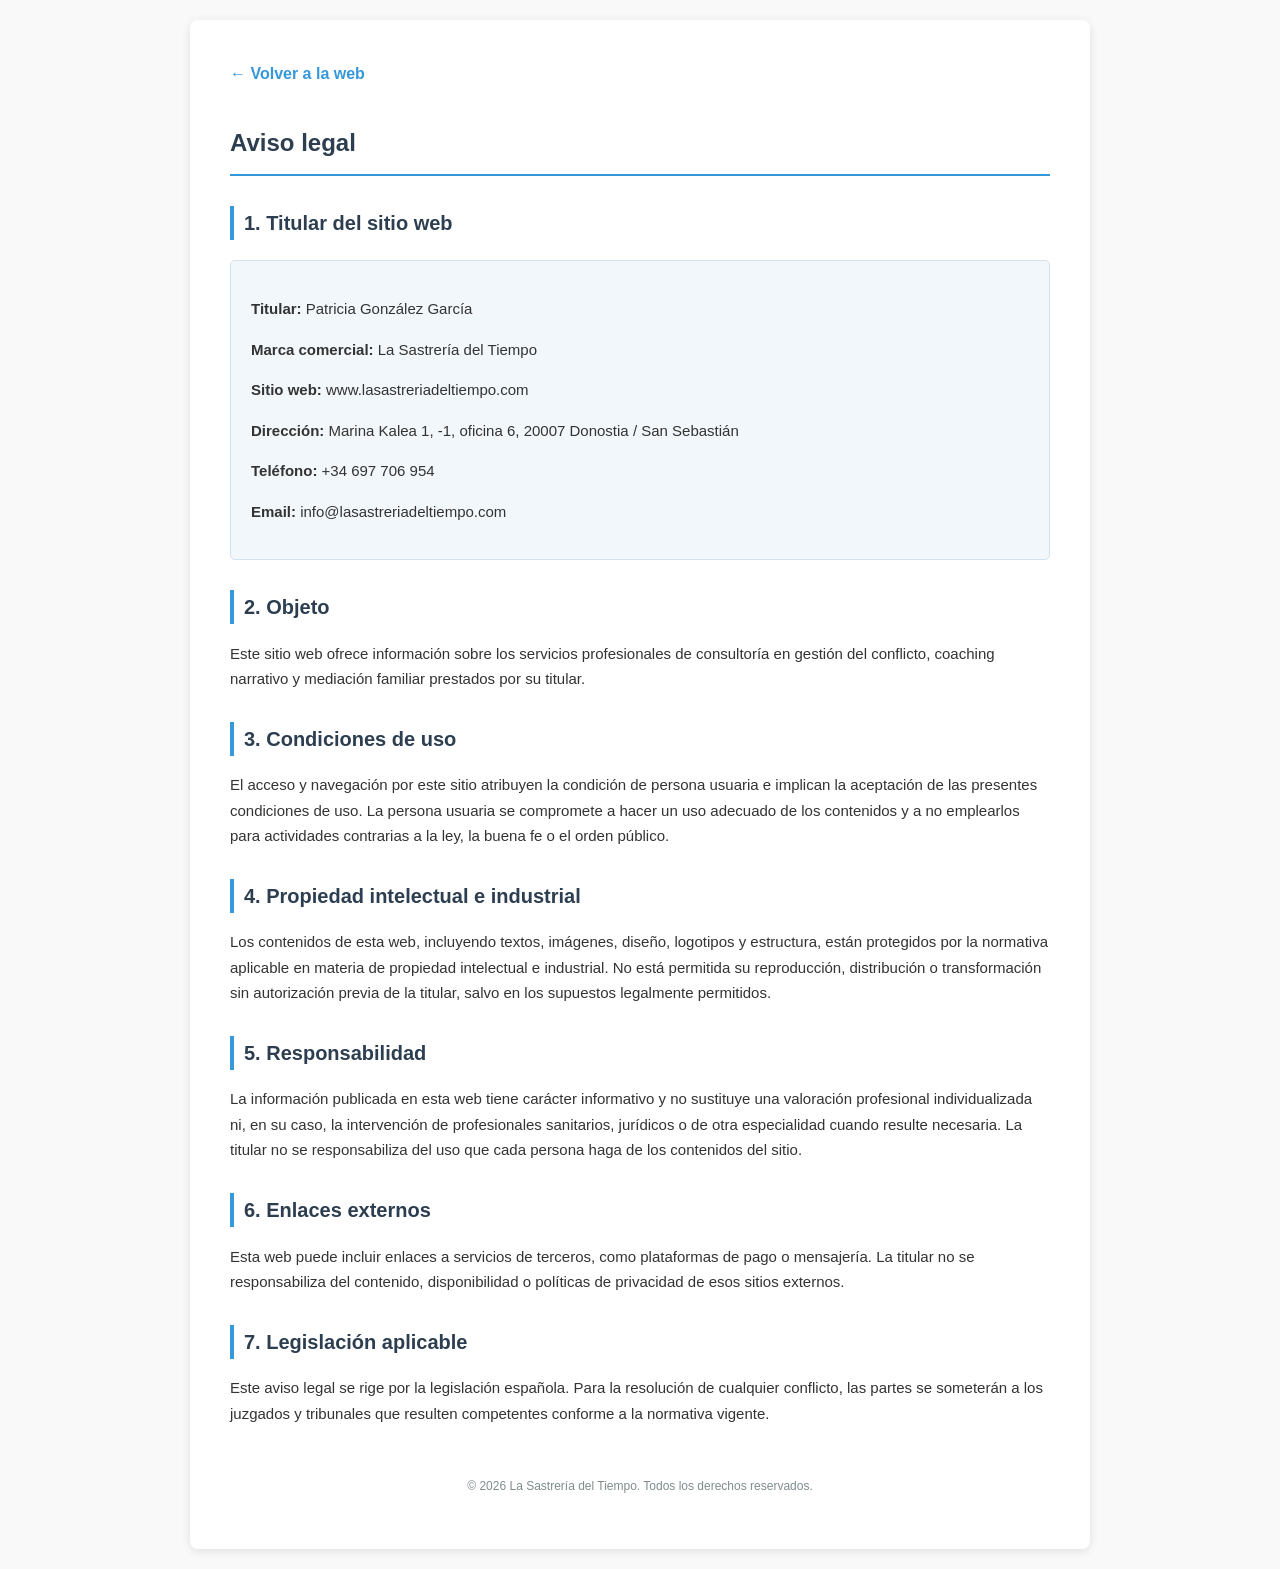
<file: aviso-legal.html>
<!DOCTYPE html>
<html lang="es">

<head>
    <meta charset="UTF-8">
    <meta name="viewport" content="width=device-width, initial-scale=1.0">
    <meta name="description" content="Aviso legal de La Sastrería del Tiempo.">
    <link rel="icon" type="image/png" href="img/favicon.png">
    <title>Aviso legal | La Sastrería del Tiempo</title>
    <style>
        body {
            font-family: "Segoe UI", Tahoma, Geneva, Verdana, sans-serif;
            line-height: 1.7;
            color: #333;
            max-width: 900px;
            margin: 0 auto;
            padding: 20px;
            background-color: #f9f9f9;
        }

        .container {
            background-color: #fff;
            padding: 40px;
            border-radius: 8px;
            box-shadow: 0 2px 10px rgba(0, 0, 0, 0.1);
        }

        h1 {
            color: #2c3e50;
            border-bottom: 2px solid #3498db;
            padding-bottom: 10px;
            font-size: 24px;
        }

        h2 {
            color: #2c3e50;
            margin-top: 30px;
            font-size: 20px;
            border-left: 4px solid #3498db;
            padding-left: 10px;
        }

        p,
        li {
            font-size: 15px;
        }

        .info-box {
            background-color: #f2f7fb;
            padding: 20px;
            border-radius: 5px;
            margin: 20px 0;
            border: 1px solid #d1e2f1;
        }

        .back-link {
            display: inline-block;
            margin-bottom: 20px;
            text-decoration: none;
            color: #3498db;
            font-weight: bold;
        }
    </style>
</head>

<body>

    <div class="container">
        <a href="index.html" class="back-link">&larr; Volver a la web</a>

        <h1>Aviso legal</h1>

        <section>
            <h2>1. Titular del sitio web</h2>
            <div class="info-box">
                <p><strong>Titular:</strong> Patricia González García</p>
                <p><strong>Marca comercial:</strong> La Sastrería del Tiempo</p>
                <p><strong>Sitio web:</strong> www.lasastreriadeltiempo.com</p>
                <p><strong>Dirección:</strong> Marina Kalea 1, -1, oficina 6, 20007 Donostia / San Sebastián</p>
                <p><strong>Teléfono:</strong> +34 697 706 954</p>
                <p><strong>Email:</strong> info@lasastreriadeltiempo.com</p>
            </div>
        </section>

        <section>
            <h2>2. Objeto</h2>
            <p>Este sitio web ofrece información sobre los servicios profesionales de consultoría en gestión del
                conflicto, coaching narrativo y mediación familiar prestados por su titular.</p>
        </section>

        <section>
            <h2>3. Condiciones de uso</h2>
            <p>El acceso y navegación por este sitio atribuyen la condición de persona usuaria e implican la aceptación
                de las presentes condiciones de uso. La persona usuaria se compromete a hacer un uso adecuado de los
                contenidos y a no emplearlos para actividades contrarias a la ley, la buena fe o el orden público.</p>
        </section>

        <section>
            <h2>4. Propiedad intelectual e industrial</h2>
            <p>Los contenidos de esta web, incluyendo textos, imágenes, diseño, logotipos y estructura, están protegidos
                por la normativa aplicable en materia de propiedad intelectual e industrial. No está permitida su
                reproducción, distribución o transformación sin autorización previa de la titular, salvo en los supuestos
                legalmente permitidos.</p>
        </section>

        <section>
            <h2>5. Responsabilidad</h2>
            <p>La información publicada en esta web tiene carácter informativo y no sustituye una valoración profesional
                individualizada ni, en su caso, la intervención de profesionales sanitarios, jurídicos o de otra
                especialidad cuando resulte necesaria. La titular no se responsabiliza del uso que cada persona haga de
                los contenidos del sitio.</p>
        </section>

        <section>
            <h2>6. Enlaces externos</h2>
            <p>Esta web puede incluir enlaces a servicios de terceros, como plataformas de pago o mensajería. La titular
                no se responsabiliza del contenido, disponibilidad o políticas de privacidad de esos sitios externos.</p>
        </section>

        <section>
            <h2>7. Legislación aplicable</h2>
            <p>Este aviso legal se rige por la legislación española. Para la resolución de cualquier conflicto, las
                partes se someterán a los juzgados y tribunales que resulten competentes conforme a la normativa vigente.
            </p>
        </section>

        <p style="margin-top: 50px; font-size: 12px; color: #7f8c8d; text-align: center;">
            &copy; 2026 La Sastrería del Tiempo. Todos los derechos reservados.
        </p>
    </div>

</body>

</html>
</file>
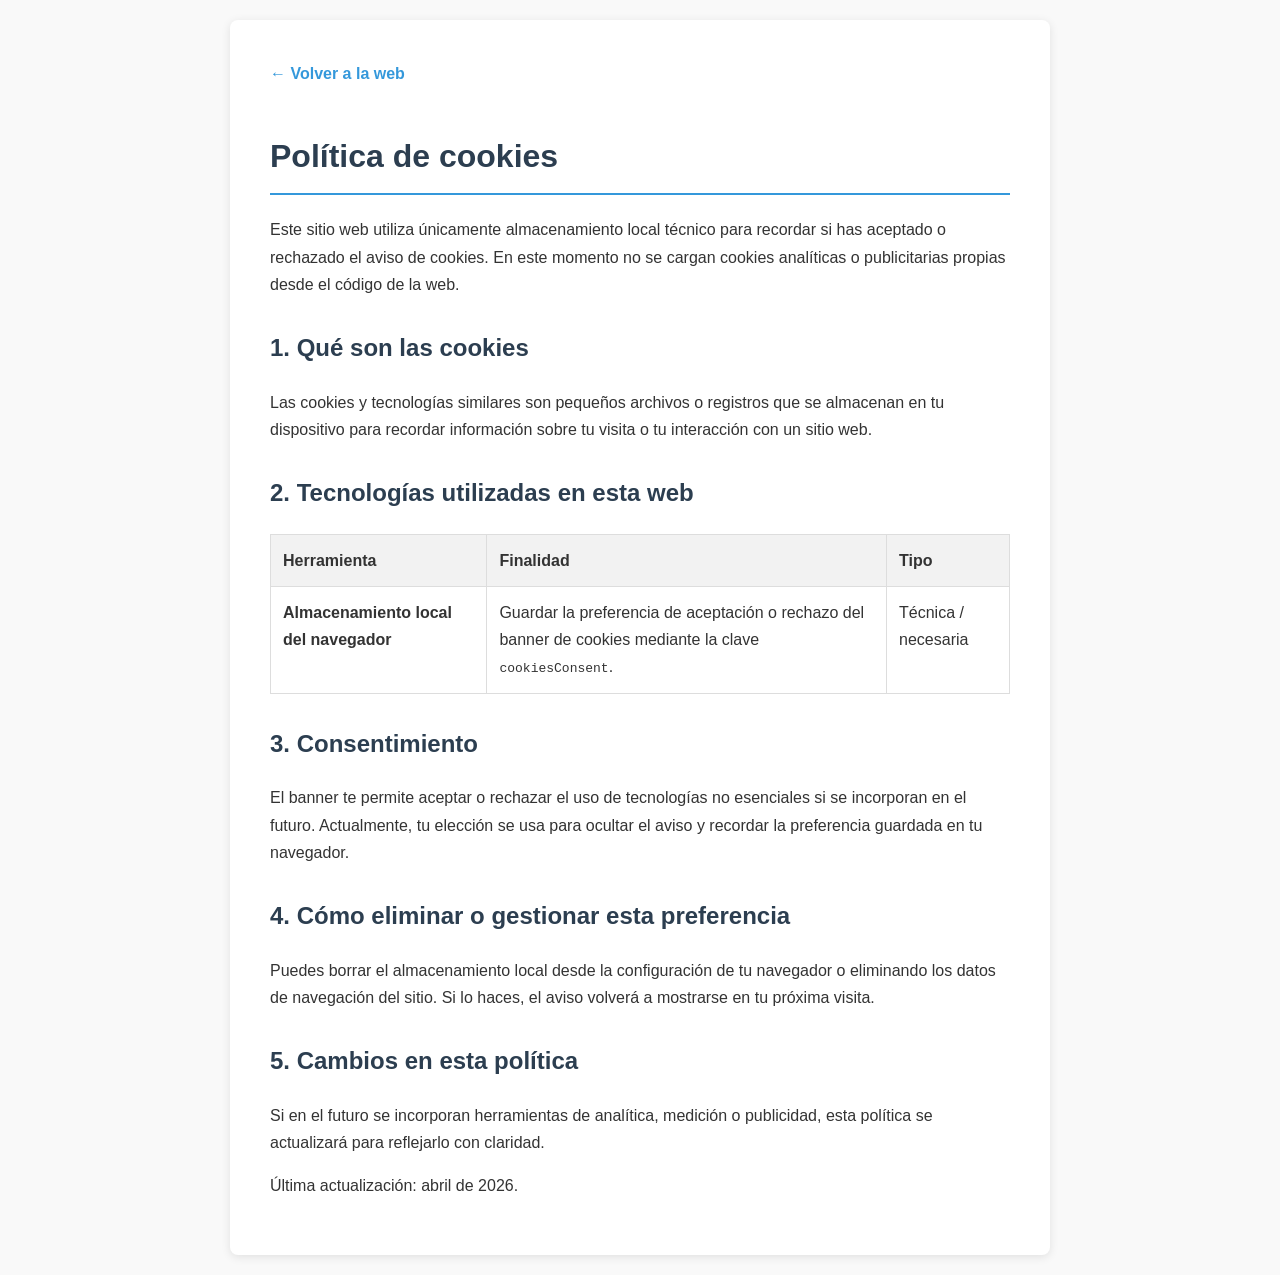
<file: cookies.html>
<!DOCTYPE html>
<html lang="es">

<head>
    <meta charset="UTF-8">
    <meta name="viewport" content="width=device-width, initial-scale=1.0">
    <meta name="description" content="Política de cookies de La Sastrería del Tiempo.">
    <link rel="icon" type="image/png" href="img/favicon.png">
    <title>Política de cookies | La Sastrería del Tiempo</title>
    <style>
        body {
            font-family: "Segoe UI", Tahoma, Geneva, Verdana, sans-serif;
            line-height: 1.7;
            color: #333;
            max-width: 820px;
            margin: 0 auto;
            padding: 20px;
            background-color: #f9f9f9;
        }

        .container {
            background-color: #fff;
            padding: 40px;
            border-radius: 8px;
            box-shadow: 0 2px 10px rgba(0, 0, 0, 0.1);
        }

        h1 {
            color: #2c3e50;
            border-bottom: 2px solid #3498db;
            padding-bottom: 10px;
        }

        h2 {
            color: #2c3e50;
            margin-top: 30px;
        }

        table {
            width: 100%;
            border-collapse: collapse;
            margin: 20px 0;
        }

        table,
        th,
        td {
            border: 1px solid #ddd;
        }

        th,
        td {
            padding: 12px;
            text-align: left;
            vertical-align: top;
        }

        th {
            background-color: #f2f2f2;
        }

        .back-link {
            display: inline-block;
            margin-bottom: 20px;
            text-decoration: none;
            color: #3498db;
            font-weight: bold;
        }
    </style>
</head>

<body>

    <div class="container">
        <a href="index.html" class="back-link">&larr; Volver a la web</a>

        <h1>Política de cookies</h1>

        <p>Este sitio web utiliza únicamente almacenamiento local técnico para recordar si has aceptado o rechazado el
            aviso de cookies. En este momento no se cargan cookies analíticas o publicitarias propias desde el código de
            la web.</p>

        <h2>1. Qué son las cookies</h2>
        <p>Las cookies y tecnologías similares son pequeños archivos o registros que se almacenan en tu dispositivo para
            recordar información sobre tu visita o tu interacción con un sitio web.</p>

        <h2>2. Tecnologías utilizadas en esta web</h2>
        <table>
            <thead>
                <tr>
                    <th>Herramienta</th>
                    <th>Finalidad</th>
                    <th>Tipo</th>
                </tr>
            </thead>
            <tbody>
                <tr>
                    <td><strong>Almacenamiento local del navegador</strong></td>
                    <td>Guardar la preferencia de aceptación o rechazo del banner de cookies mediante la clave
                        <code>cookiesConsent</code>.</td>
                    <td>Técnica / necesaria</td>
                </tr>
            </tbody>
        </table>

        <h2>3. Consentimiento</h2>
        <p>El banner te permite aceptar o rechazar el uso de tecnologías no esenciales si se incorporan en el futuro.
            Actualmente, tu elección se usa para ocultar el aviso y recordar la preferencia guardada en tu navegador.
        </p>

        <h2>4. Cómo eliminar o gestionar esta preferencia</h2>
        <p>Puedes borrar el almacenamiento local desde la configuración de tu navegador o eliminando los datos de
            navegación del sitio. Si lo haces, el aviso volverá a mostrarse en tu próxima visita.</p>

        <h2>5. Cambios en esta política</h2>
        <p>Si en el futuro se incorporan herramientas de analítica, medición o publicidad, esta política se actualizará
            para reflejarlo con claridad.</p>

        <p>Última actualización: abril de 2026.</p>
    </div>

</body>

</html>
</file>
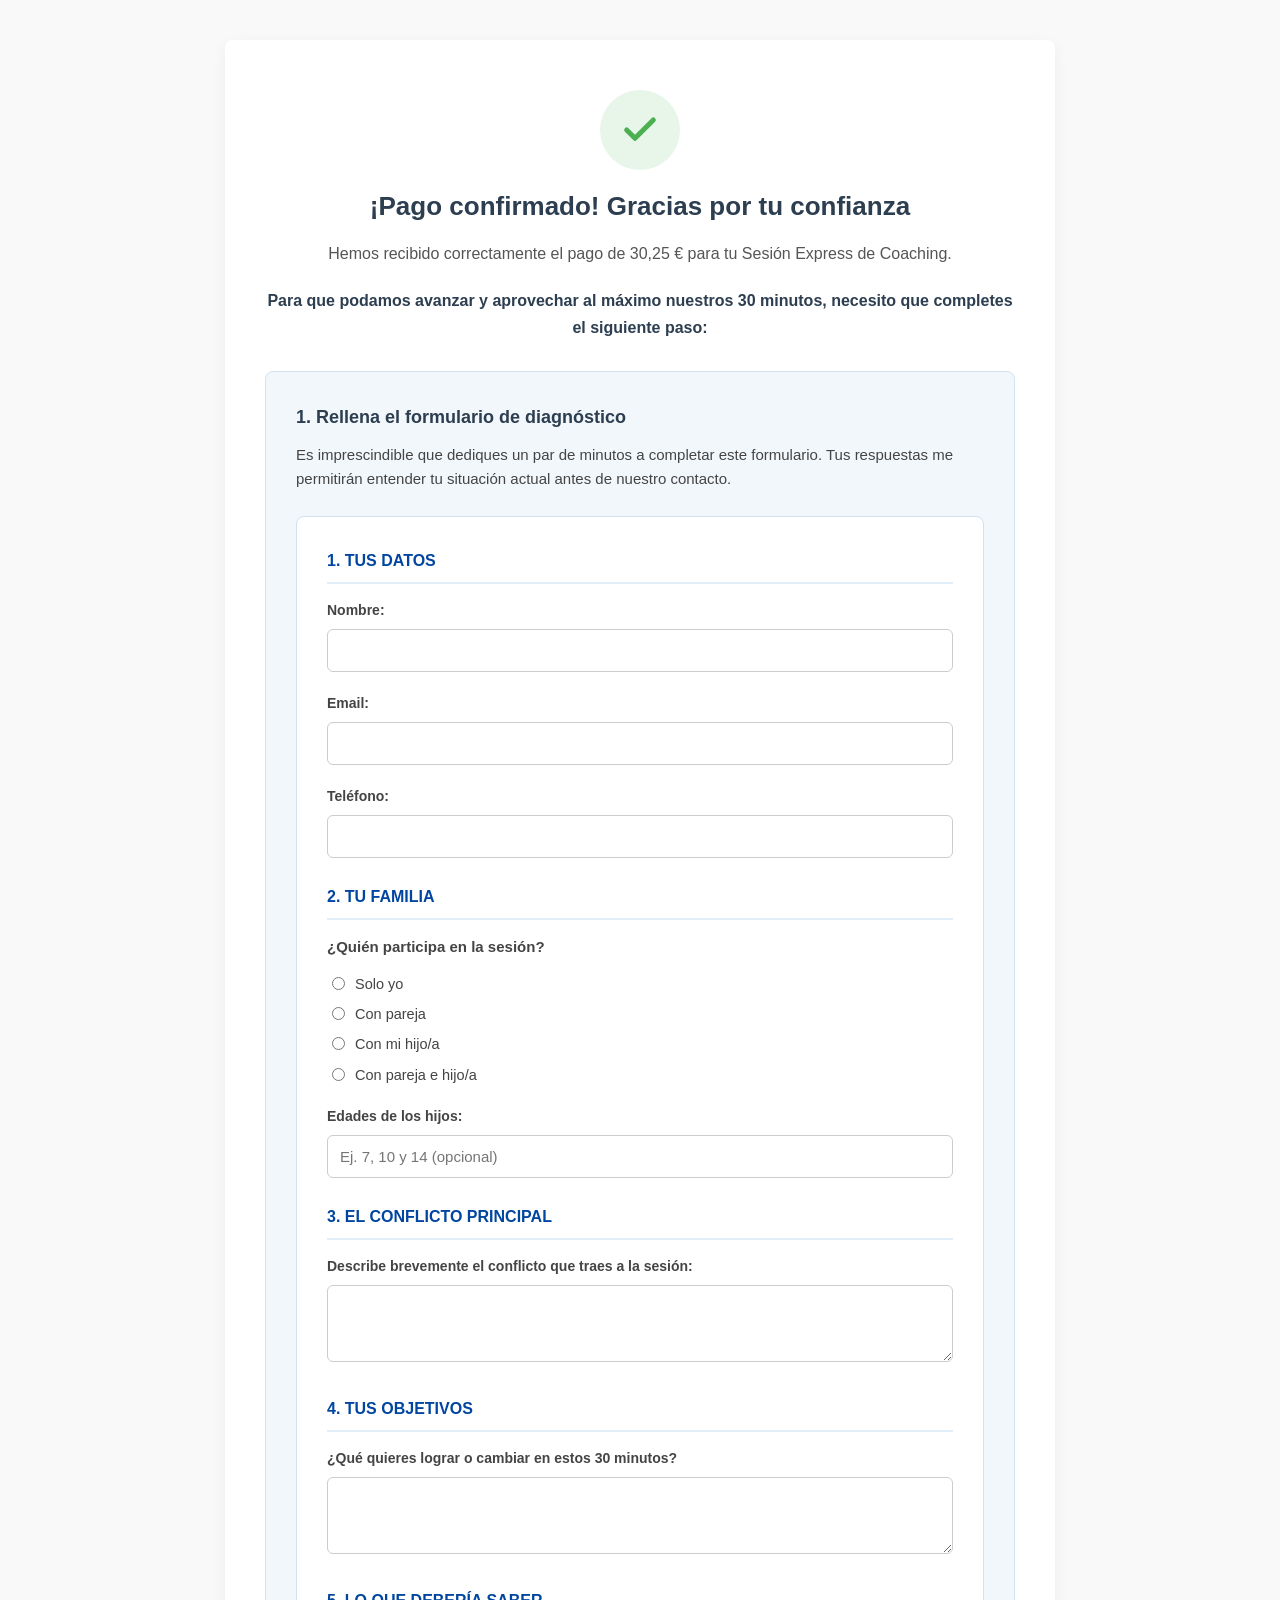
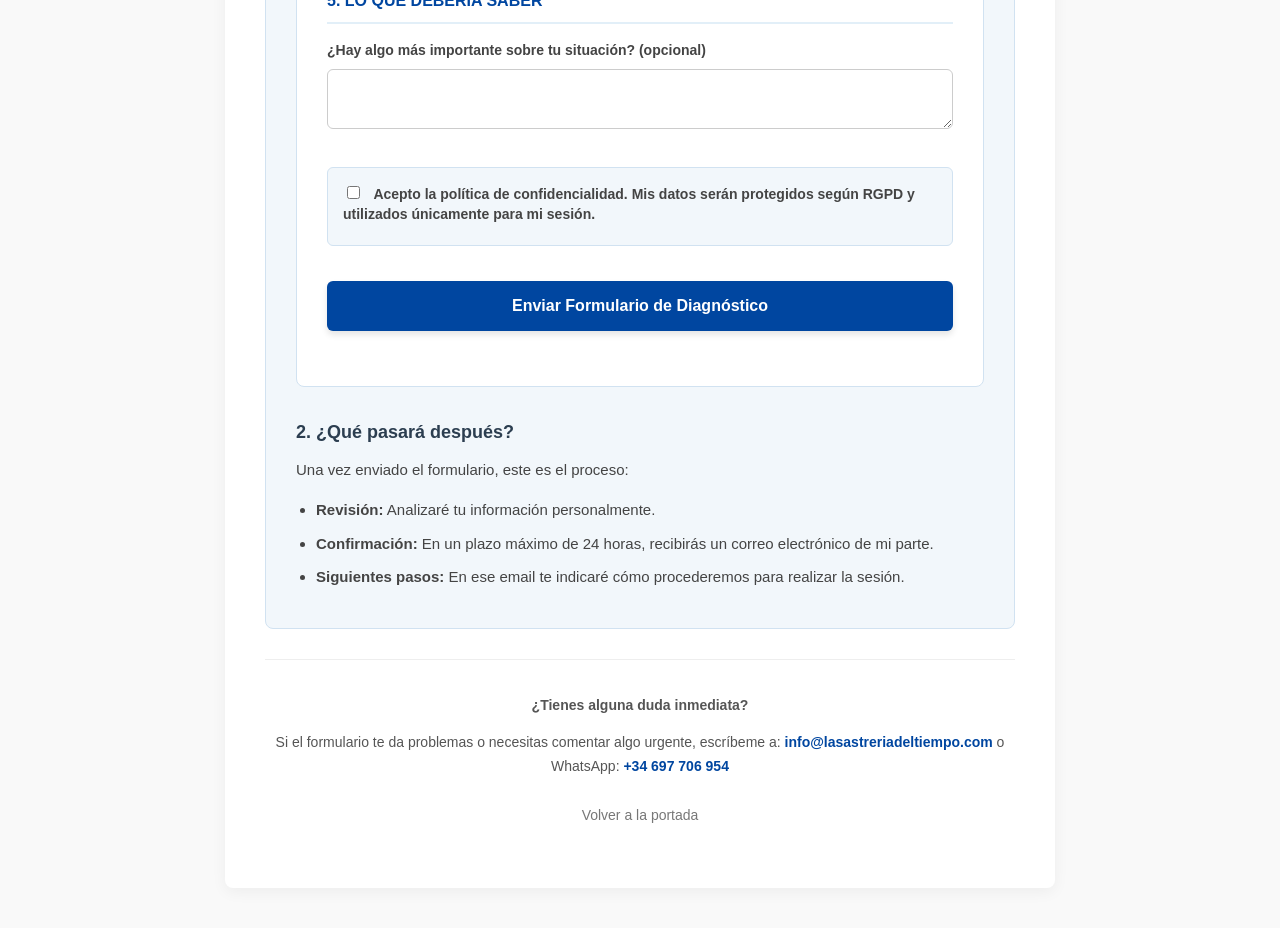
<file: gracias.html>
<!DOCTYPE html>
<html lang="es">

<head>
    <meta charset="UTF-8">
    <meta name="viewport" content="width=device-width, initial-scale=1.0">
    <meta name="description" content="Gracias por tu reserva en La Sastrería del Tiempo.">
    <link rel="icon" type="image/png" href="img/favicon.png">
    <title>¡Gracias por tu reserva! | La Sastrería del Tiempo</title>
    <style>
        body {
            font-family: "Segoe UI", Tahoma, Geneva, Verdana, sans-serif;
            line-height: 1.7;
            color: #333;
            margin: 0;
            padding: 0;
            background-color: #f9f9f9;
            display: flex;
            align-items: center;
            justify-content: center;
            min-height: 100vh;
        }

        .container {
            background-color: #fff;
            padding: 50px 40px;
            border-radius: 8px;
            box-shadow: 0 4px 15px rgba(0, 0, 0, 0.05);
            max-width: 750px;
            width: 90%;
            text-align: center;
            margin: 40px 0;
        }

        .icon-success {
            width: 80px;
            height: 80px;
            background-color: #e8f5e9;
            border-radius: 50%;
            display: flex;
            align-items: center;
            justify-content: center;
            margin: 0 auto 20px;
        }

        .icon-success svg {
            width: 40px;
            height: 40px;
            fill: none;
            stroke: #4caf50;
            stroke-width: 3;
            stroke-linecap: round;
            stroke-linejoin: round;
        }

        h1 {
            color: #2c3e50;
            margin-bottom: 15px;
            font-size: 26px;
            line-height: 1.3;
        }

        p {
            font-size: 16px;
            color: #555;
            margin-bottom: 20px;
        }

        .info-box {
            background-color: #f2f7fb;
            padding: 30px;
            border-radius: 8px;
            margin: 30px 0;
            border: 1px solid #d1e2f1;
            text-align: left;
        }

        .info-box h2 {
            font-size: 18px;
            color: #2c3e50;
            margin-top: 0;
            margin-bottom: 10px;
        }
        
        .info-box h2:not(:first-child) {
            margin-top: 30px;
        }

        .info-box p {
            margin: 0 0 15px 0;
            font-size: 15px;
            line-height: 1.6;
            color: #444;
        }
        
        .info-box ul {
            margin: 10px 0 0 0;
            padding-left: 20px;
            color: #444;
            font-size: 15px;
        }
        
        .info-box li {
            margin-bottom: 8px;
        }

        .btn-primary {
            display: inline-block;
            background-color: #0046a0;
            color: white;
            text-decoration: none;
            padding: 16px 24px;
            border-radius: 6px;
            font-weight: 600;
            transition: background-color 0.2s, transform 0.1s;
            margin: 15px 0 25px 0;
            font-size: 16px;
            box-shadow: 0 4px 6px rgba(0, 0, 0, 0.1);
            text-align: center;
            width: 100%;
            box-sizing: border-box;
        }

        .btn-primary:hover {
            background-color: #003377;
            transform: translateY(-2px);
            box-shadow: 0 6px 8px rgba(0, 0, 0, 0.15);
        }

        .contact-box {
            margin-top: 30px;
            padding-top: 20px;
            border-top: 1px solid #eee;
            font-size: 14px;
            color: #666;
        }
        
        .contact-box p {
            margin-bottom: 5px;
            font-size: 14px;
        }

        .contact-box a {
            color: #0046a0;
            text-decoration: none;
            font-weight: 600;
        }

        .contact-box a:hover {
            text-decoration: underline;
        }

        .btn-secondary {
            display: inline-block;
            color: #777;
            text-decoration: none;
            padding: 10px 20px;
            font-size: 14px;
            margin-top: 10px;
            transition: color 0.2s;
        }

        .btn-secondary:hover {
            color: #0046a0;
            text-decoration: underline;
        }

        .diagnostico-form {
            background-color: #fff;
            padding: 30px;
            border-radius: 8px;
            border: 1px solid #d1e2f1;
            margin: 25px 0;
            text-align: left;
        }
        
        .diagnostico-form h3 {
            color: #0046a0;
            font-size: 16px;
            border-bottom: 2px solid #e2eff8;
            padding-bottom: 8px;
            margin-top: 25px;
            margin-bottom: 15px;
            font-weight: 700;
        }

        .diagnostico-form h3:first-child {
            margin-top: 0;
        }

        .form-group {
            margin-bottom: 20px;
        }

        .form-group > label {
            display: block;
            margin-bottom: 6px;
            font-weight: 600;
            font-size: 14px;
            color: #444;
        }

        .form-label {
            display: block;
            margin-bottom: 10px;
            font-weight: 600;
            font-size: 14px;
            color: #444;
        }

        .form-control {
            width: 100%;
            padding: 12px;
            border: 1px solid #ccc;
            border-radius: 6px;
            font-family: inherit;
            font-size: 15px;
            box-sizing: border-box;
            transition: border-color 0.2s, box-shadow 0.2s;
        }

        .form-control:focus {
            border-color: #0046a0;
            outline: none;
            box-shadow: 0 0 0 3px rgba(0, 70, 160, 0.1);
        }

        textarea.form-control {
            resize: vertical;
        }

        .radio-group {
            display: flex;
            flex-direction: column;
            gap: 10px;
        }

        .radio-label, .checkbox-label {
            display: flex;
            align-items: flex-start;
            font-size: 14.5px;
            color: #444;
            cursor: pointer;
            line-height: 1.4;
        }

        .radio-label input, .checkbox-label input {
            margin-top: 3px;
            margin-right: 10px;
            cursor: pointer;
        }

        .checkbox-box {
            margin-top: 30px;
            padding: 15px;
            background-color: #f2f7fb;
            border-radius: 6px;
            border: 1px solid #d1e2f1;
        }
    </style>
</head>

<body>

    <div class="container">
        <div class="icon-success">
            <svg viewBox="0 0 24 24">
                <polyline points="20 6 9 17 4 12"></polyline>
            </svg>
        </div>
        
        <h1>¡Pago confirmado! Gracias por tu confianza</h1>
        <p>Hemos recibido correctamente el pago de 30,25 € para tu Sesión Express de Coaching.</p>
        
        <p style="font-weight: 600; color: #2c3e50;">Para que podamos avanzar y aprovechar al máximo nuestros 30 minutos, necesito que completes el siguiente paso:</p>

        <div class="info-box">
            <h2>1. Rellena el formulario de diagnóstico</h2>
            <p>Es imprescindible que dediques un par de minutos a completar este formulario. Tus respuestas me permitirán entender tu situación actual antes de nuestro contacto.</p>
            
            <form action="enviar_diagnostico.php" method="POST" class="diagnostico-form">
                <h3>1. TUS DATOS</h3>
                <div class="form-group">
                    <label for="nombre">Nombre:</label>
                    <input type="text" id="nombre" name="nombre" class="form-control" required>
                </div>
                <div class="form-group">
                    <label for="email">Email:</label>
                    <input type="email" id="email" name="email" class="form-control" required>
                </div>
                <div class="form-group">
                    <label for="telefono">Teléfono:</label>
                    <input type="tel" id="telefono" name="telefono" class="form-control" required>
                </div>

                <h3>2. TU FAMILIA</h3>
                <div class="form-group">
                    <p class="form-label">¿Quién participa en la sesión?</p>
                    <div class="radio-group">
                        <label class="radio-label"><input type="radio" name="participantes" value="Solo yo" required> Solo yo</label>
                        <label class="radio-label"><input type="radio" name="participantes" value="Con pareja"> Con pareja</label>
                        <label class="radio-label"><input type="radio" name="participantes" value="Con mi hijo/a"> Con mi hijo/a</label>
                        <label class="radio-label"><input type="radio" name="participantes" value="Con pareja e hijo/a"> Con pareja e hijo/a</label>
                    </div>
                </div>
                <div class="form-group">
                    <label for="edades_hijos">Edades de los hijos:</label>
                    <input type="text" id="edades_hijos" name="edades_hijos" class="form-control" placeholder="Ej. 7, 10 y 14 (opcional)">
                </div>

                <h3>3. EL CONFLICTO PRINCIPAL</h3>
                <div class="form-group">
                    <label for="conflicto">Describe brevemente el conflicto que traes a la sesión:</label>
                    <textarea id="conflicto" name="conflicto" rows="3" class="form-control" required></textarea>
                </div>

                <h3>4. TUS OBJETIVOS</h3>
                <div class="form-group">
                    <label for="objetivos">¿Qué quieres lograr o cambiar en estos 30 minutos?</label>
                    <textarea id="objetivos" name="objetivos" rows="3" class="form-control" required></textarea>
                </div>

                <h3>5. LO QUE DEBERÍA SABER</h3>
                <div class="form-group">
                    <label for="algo_mas">¿Hay algo más importante sobre tu situación? (opcional)</label>
                    <textarea id="algo_mas" name="algo_mas" rows="2" class="form-control"></textarea>
                </div>

                <div class="checkbox-box form-group">
                    <label class="checkbox-label">
                        <input type="checkbox" name="privacidad" required>
                        <span>Acepto la política de confidencialidad. Mis datos serán protegidos según RGPD y utilizados únicamente para mi sesión.</span>
                    </label>
                </div>

                <button type="submit" class="btn-primary" style="margin-top: 15px; border:none; cursor:pointer; font-size: 16px;">Enviar Formulario de Diagnóstico</button>
            </form>
            <h2>2. ¿Qué pasará después?</h2>
            <p>Una vez enviado el formulario, este es el proceso:</p>
            <ul>
                <li><strong>Revisión:</strong> Analizaré tu información personalmente.</li>
                <li><strong>Confirmación:</strong> En un plazo máximo de 24 horas, recibirás un correo electrónico de mi parte.</li>
                <li><strong>Siguientes pasos:</strong> En ese email te indicaré cómo procederemos para realizar la sesión.</li>
            </ul>
        </div>

        <div class="contact-box">
            <p><strong>¿Tienes alguna duda inmediata?</strong></p>
            <p>Si el formulario te da problemas o necesitas comentar algo urgente, escríbeme a: <a href="mailto:info@lasastreriadeltiempo.com">info@lasastreriadeltiempo.com</a> o WhatsApp: <a href="https://wa.me/34697706954" target="_blank">+34 697 706 954</a></p>
        </div>

        <a href="index.html" class="btn-secondary">Volver a la portada</a>
    </div>

</body>

</html>
</file>
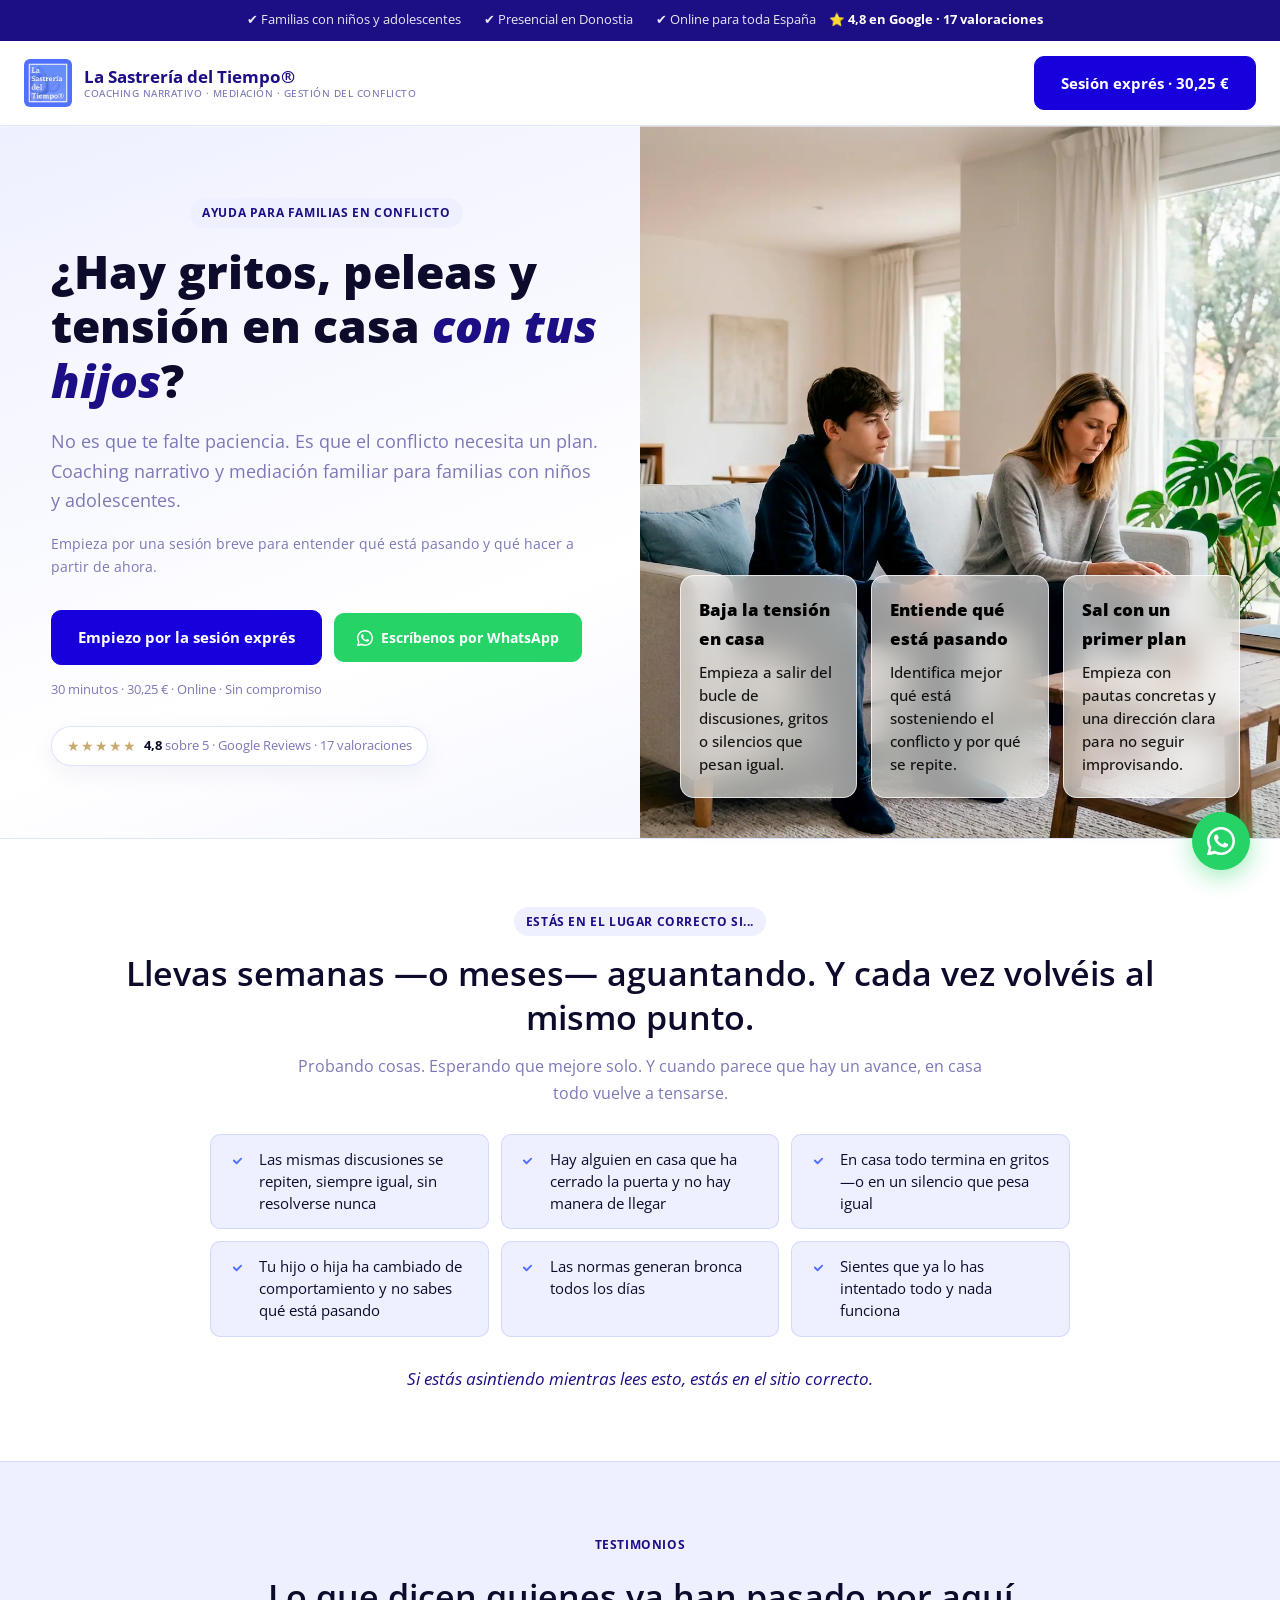
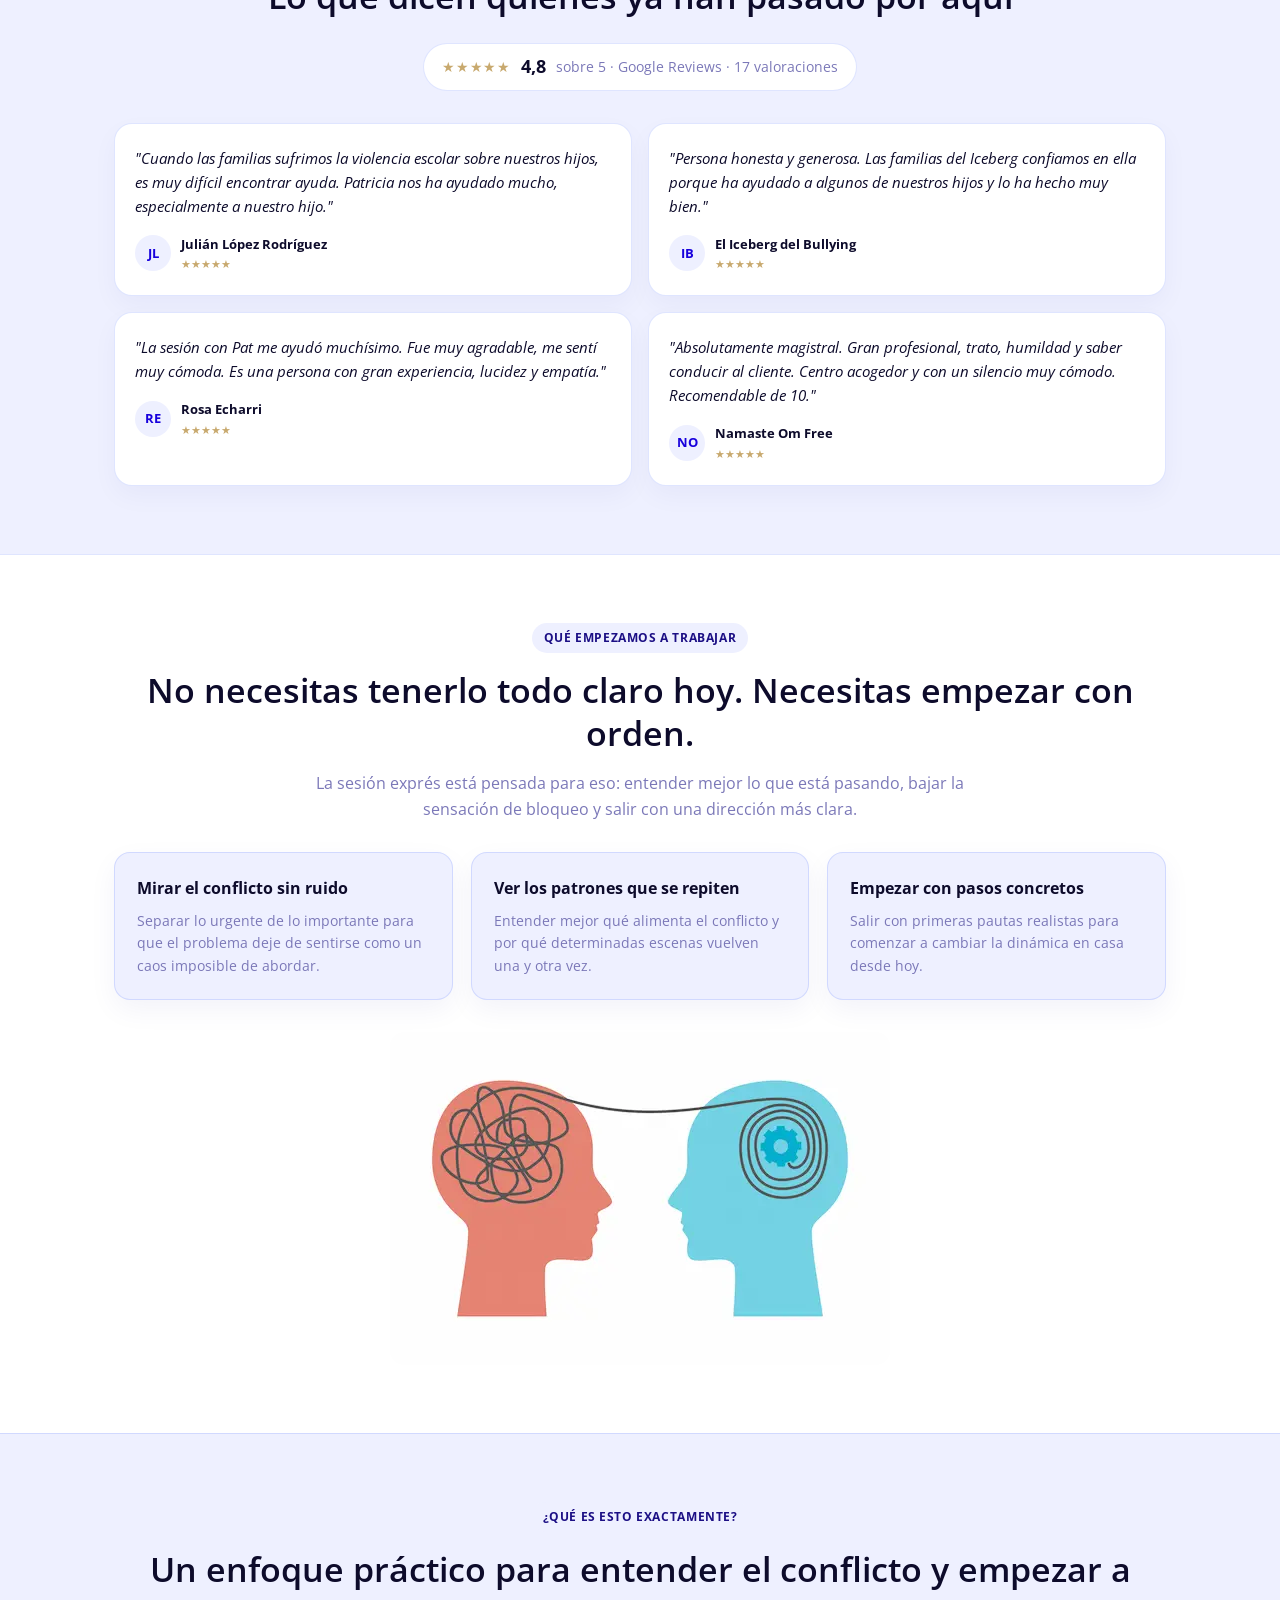
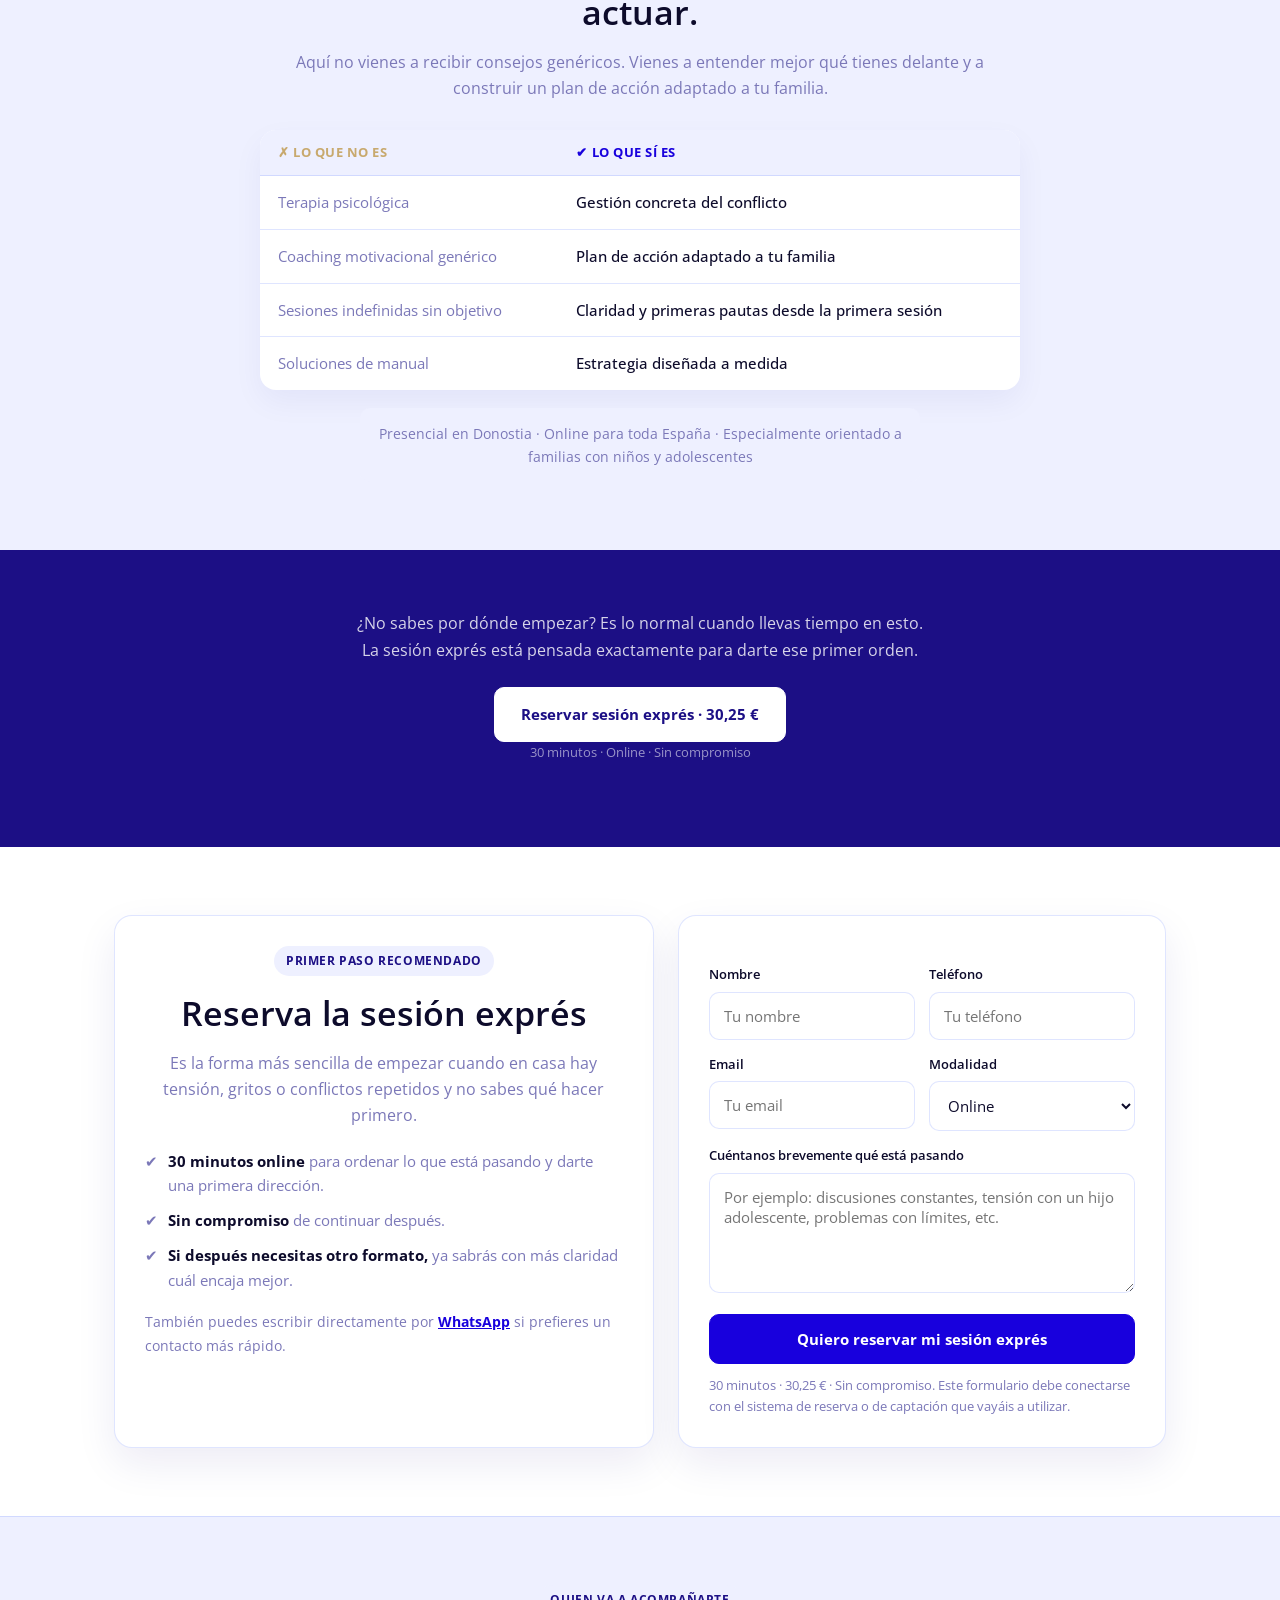
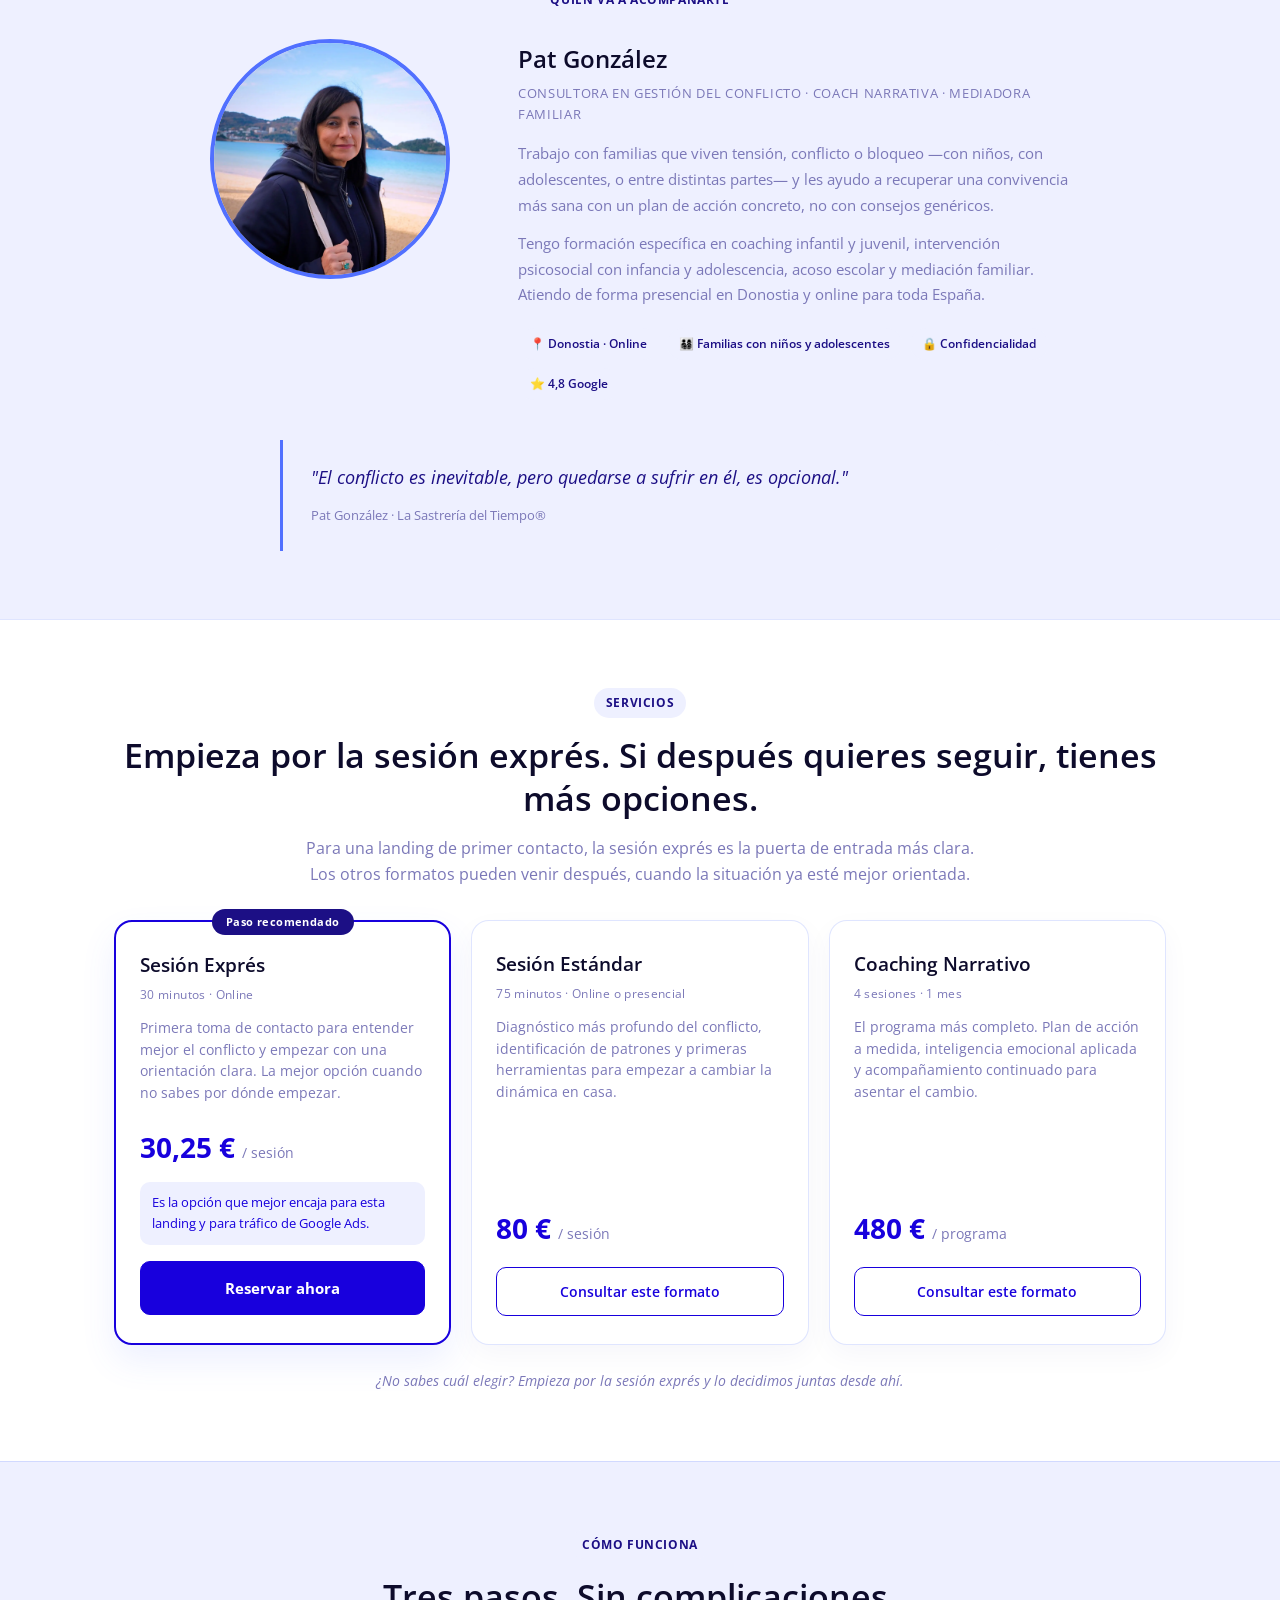
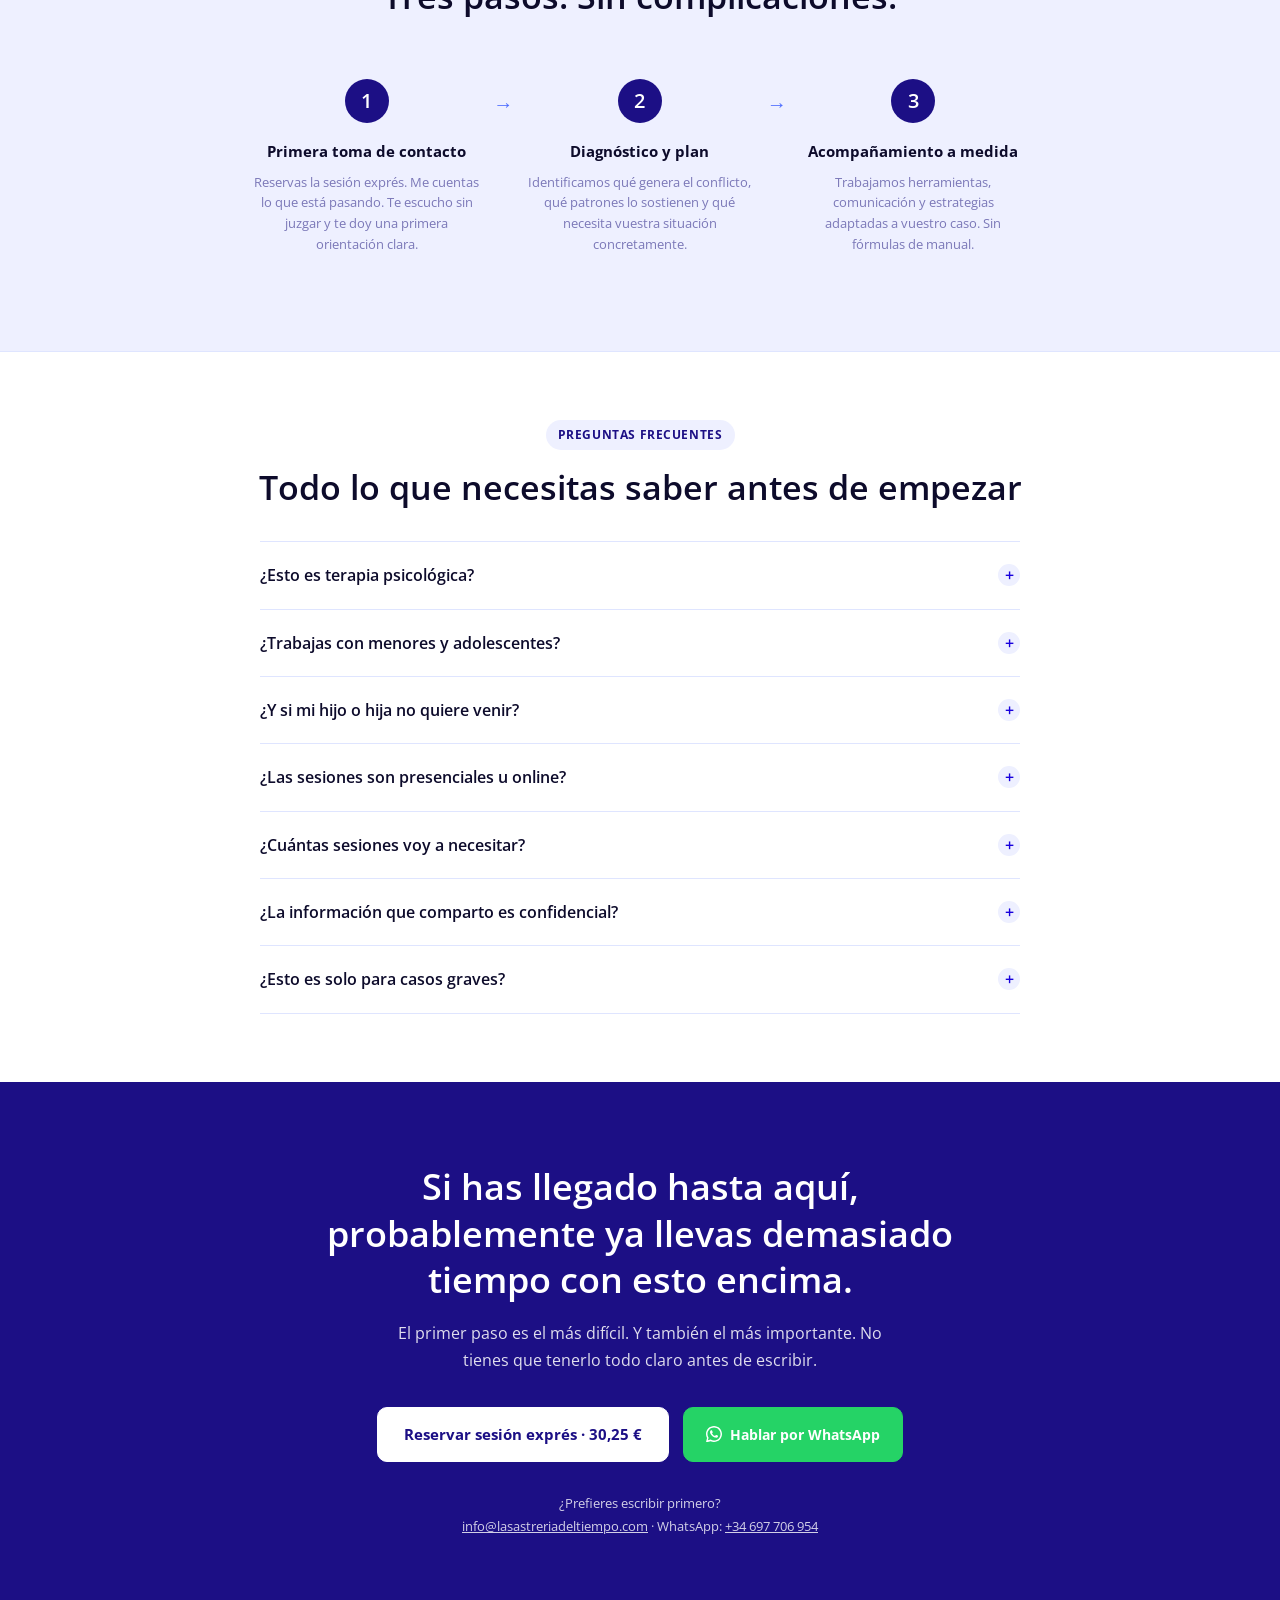
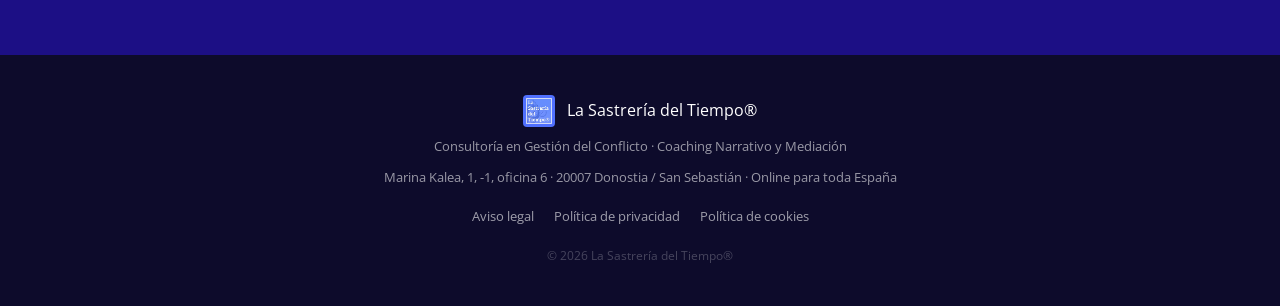
<file: landing_sastreria_del_tiempo.html>
<!DOCTYPE html>
<html lang="es">
<head>
<meta charset="UTF-8">
<meta name="viewport" content="width=device-width, initial-scale=1.0">
<link rel="icon" type="image/png" href="img/favicon.png">
<title>Ayuda para familias en conflicto con hijos · La Sastrería del Tiempo®</title>
<meta name="description" content="Ayuda práctica para familias con niños y adolescentes que viven gritos, peleas y tensión en casa. Sesión exprés online para entender el conflicto y empezar a actuar.">
<link rel="preconnect" href="https://fonts.googleapis.com">
<link rel="preconnect" href="https://fonts.gstatic.com" crossorigin>
<link href="https://fonts.googleapis.com/css2?family=Open+Sans:wght@300;400;500;600;700;800&display=swap" rel="stylesheet">
<link rel="stylesheet" href="css/style.css">
</head>
<body>

<!-- TOPBAR -->
<div class="topbar">
  <span>✔ Familias con niños y adolescentes</span>
  <span>✔ Presencial en Donostia</span>
  <span>✔ Online para toda España</span>
  <strong>⭐ 4,8 en Google · 17 valoraciones</strong>
</div>

<!-- HEADER -->
<header class="header">
  <a href="#inicio" class="logo">
    <img src="img/logo.webp" alt="La Sastrería del Tiempo®" class="logo-img">
    <div class="logo-text">
      La Sastrería del Tiempo®
      <span>Coaching Narrativo · Mediación · Gestión del Conflicto</span>
    </div>
  </a>
  <a href="#form-reserva" class="btn-primary">Sesión exprés · 30,25 €</a>
</header>

<!-- HERO -->
<section class="hero" id="inicio">
  <div class="hero-content">
    <p class="badge">Ayuda para familias en conflicto</p>
    <h1>¿Hay gritos, peleas y tensión en casa <em>con tus hijos</em>?</h1>
    <p class="hero-sub">No es que te falte paciencia. Es que el conflicto necesita un plan. Coaching narrativo y mediación familiar para familias con niños y adolescentes.</p>
    <p class="hero-mini">Empieza por una sesión breve para entender qué está pasando y qué hacer a partir de ahora.</p>

    <div class="hero-cta">
      <a href="#form-reserva" class="btn-primary">Empiezo por la sesión exprés</a>
      <a href="https://wa.me/34697706954?text=Hola%2C%20quiero%20informaci%C3%B3n%20sobre%20la%20sesi%C3%B3n%20expr%C3%A9s" class="btn-wa" target="_blank" rel="noopener noreferrer" aria-label="Escribir por WhatsApp para pedir información sobre la sesión exprés">
        <svg width="16" height="16" fill="#fff" viewBox="0 0 24 24" aria-hidden="true"><path d="M17.472 14.382c-.297-.149-1.758-.867-2.03-.967-.273-.099-.471-.148-.67.15-.197.297-.767.966-.94 1.164-.173.199-.347.223-.644.075-.297-.15-1.255-.463-2.39-1.475-.883-.788-1.48-1.761-1.653-2.059-.173-.297-.018-.458.13-.606.134-.133.298-.347.446-.52.149-.174.198-.298.298-.497.099-.198.05-.371-.025-.52-.075-.149-.669-1.612-.916-2.207-.242-.579-.487-.5-.669-.51-.173-.008-.371-.01-.57-.01-.198 0-.52.074-.792.372-.272.297-1.04 1.016-1.04 2.479 0 1.462 1.065 2.875 1.213 3.074.149.198 2.096 3.2 5.077 4.487.709.306 1.262.489 1.694.625.712.227 1.36.195 1.871.118.571-.085 1.758-.719 2.006-1.413.248-.694.248-1.289.173-1.413-.074-.124-.272-.198-.57-.347z"></path><path d="M12 0C5.373 0 0 5.373 0 12c0 2.127.558 4.122 1.532 5.856L.057 23.882a.5.5 0 0 0 .61.635l6.228-1.635A11.945 11.945 0 0 0 12 24c6.627 0 12-5.373 12-12S18.627 0 12 0zm0 21.818a9.808 9.808 0 0 1-5.028-1.384l-.36-.214-3.732.979.998-3.647-.234-.374A9.818 9.818 0 0 1 2.182 12C2.182 6.58 6.58 2.182 12 2.182S21.818 6.58 21.818 12 17.42 21.818 12 21.818z"></path></svg>
        Escríbenos por WhatsApp
      </a>
    </div>

    <p class="hero-cta-meta">30 minutos · 30,25 € · Online · Sin compromiso</p>

    <div class="hero-stars">
      <span class="estrellas">★★★★★</span>
      <span><strong style="color:var(--texto)">4,8</strong> sobre 5 · Google Reviews · 17 valoraciones</span>
    </div>

  </div>
  
  <div class="hero-image">
    <img src="img/gestion_conflictos.webp" alt="Gestión de conflictos en casa con niños y adolescentes">
  </div>

  <div class="hero-benefits">
    <div class="hero-benefit">
      <strong>Baja la tensión en casa</strong>
      <span>Empieza a salir del bucle de discusiones, gritos o silencios que pesan igual.</span>
    </div>
    <div class="hero-benefit">
      <strong>Entiende qué está pasando</strong>
      <span>Identifica mejor qué está sosteniendo el conflicto y por qué se repite.</span>
    </div>
    <div class="hero-benefit">
      <strong>Sal con un primer plan</strong>
      <span>Empieza con pautas concretas y una dirección clara para no seguir improvisando.</span>
    </div>
  </div>
</section>

<!-- EMPATIA -->
<section class="seccion seccion--borde-top">
  <div class="container">
    <p class="badge">Estás en el lugar correcto si...</p>
    <h2 class="titulo-seccion mt-16">Llevas semanas —o meses— aguantando. Y cada vez volvéis al mismo punto.</h2>
    <p class="intro-texto mt-8">Probando cosas. Esperando que mejore solo. Y cuando parece que hay un avance, en casa todo vuelve a tensarse.</p>

    <ul class="checklist">
      <li><span class="check-icon"><svg viewBox="0 0 12 12" fill="none"><path d="M2 6l3 3 5-5" stroke="#5170ff" stroke-width="2" stroke-linecap="round" stroke-linejoin="round"></path></svg></span>Las mismas discusiones se repiten, siempre igual, sin resolverse nunca</li>
      <li><span class="check-icon"><svg viewBox="0 0 12 12" fill="none"><path d="M2 6l3 3 5-5" stroke="#5170ff" stroke-width="2" stroke-linecap="round" stroke-linejoin="round"></path></svg></span>Hay alguien en casa que ha cerrado la puerta y no hay manera de llegar</li>
      <li><span class="check-icon"><svg viewBox="0 0 12 12" fill="none"><path d="M2 6l3 3 5-5" stroke="#5170ff" stroke-width="2" stroke-linecap="round" stroke-linejoin="round"></path></svg></span>En casa todo termina en gritos —o en un silencio que pesa igual</li>
      <li><span class="check-icon"><svg viewBox="0 0 12 12" fill="none"><path d="M2 6l3 3 5-5" stroke="#5170ff" stroke-width="2" stroke-linecap="round" stroke-linejoin="round"></path></svg></span>Tu hijo o hija ha cambiado de comportamiento y no sabes qué está pasando</li>
      <li><span class="check-icon"><svg viewBox="0 0 12 12" fill="none"><path d="M2 6l3 3 5-5" stroke="#5170ff" stroke-width="2" stroke-linecap="round" stroke-linejoin="round"></path></svg></span>Las normas generan bronca todos los días</li>
      <li><span class="check-icon"><svg viewBox="0 0 12 12" fill="none"><path d="M2 6l3 3 5-5" stroke="#5170ff" stroke-width="2" stroke-linecap="round" stroke-linejoin="round"></path></svg></span>Sientes que ya lo has intentado todo y nada funciona</li>
    </ul>

    <p class="cierre-texto">Si estás asintiendo mientras lees esto, estás en el sitio correcto.</p>
  </div>
</section>

<!-- TESTIMONIOS -->
<section class="seccion seccion--gris seccion--borde-top">
  <div class="container">
    <p class="badge">Testimonios</p>
    <h2 class="titulo-seccion mt-16">Lo que dicen quienes ya han pasado por aquí</h2>
    <div class="rating-global mt-24">
      <span class="estrellas">★★★★★</span>
      <span class="rating-num">4,8</span>
      <span class="texto-suave">sobre 5 · Google Reviews · 17 valoraciones</span>
    </div>
    <div class="testimonios-grid">
      <div class="testimonio">
        <p class="testimonio-texto">"Cuando las familias sufrimos la violencia escolar sobre nuestros hijos, es muy difícil encontrar ayuda. Patricia nos ha ayudado mucho, especialmente a nuestro hijo."</p>
        <div class="testimonio-autor">
          <div class="avatar">JL</div>
          <div>
            <p class="autor-nombre">Julián López Rodríguez</p>
            <p class="autor-stars">★★★★★</p>
          </div>
        </div>
      </div>
      <div class="testimonio">
        <p class="testimonio-texto">"Persona honesta y generosa. Las familias del Iceberg confiamos en ella porque ha ayudado a algunos de nuestros hijos y lo ha hecho muy bien."</p>
        <div class="testimonio-autor">
          <div class="avatar">IB</div>
          <div>
            <p class="autor-nombre">El Iceberg del Bullying</p>
            <p class="autor-stars">★★★★★</p>
          </div>
        </div>
      </div>
      <div class="testimonio">
        <p class="testimonio-texto">"La sesión con Pat me ayudó muchísimo. Fue muy agradable, me sentí muy cómoda. Es una persona con gran experiencia, lucidez y empatía."</p>
        <div class="testimonio-autor">
          <div class="avatar">RE</div>
          <div>
            <p class="autor-nombre">Rosa Echarri</p>
            <p class="autor-stars">★★★★★</p>
          </div>
        </div>
      </div>
      <div class="testimonio">
        <p class="testimonio-texto">"Absolutamente magistral. Gran profesional, trato, humildad y saber conducir al cliente. Centro acogedor y con un silencio muy cómodo. Recomendable de 10."</p>
        <div class="testimonio-autor">
          <div class="avatar">NO</div>
          <div>
            <p class="autor-nombre">Namaste Om Free</p>
            <p class="autor-stars">★★★★★</p>
          </div>
        </div>
      </div>
    </div>
  </div>
</section>

<!-- QUE EMPIEZA A CAMBIAR -->
<section class="seccion seccion--borde-top">
  <div class="container">
    <p class="badge">Qué empezamos a trabajar</p>
    <h2 class="titulo-seccion mt-16">No necesitas tenerlo todo claro hoy. Necesitas empezar con orden.</h2>
    <p class="intro-texto">La sesión exprés está pensada para eso: entender mejor lo que está pasando, bajar la sensación de bloqueo y salir con una dirección más clara.</p>

    <div class="plan-grid">
      <article class="plan-card">
        <h3>Mirar el conflicto sin ruido</h3>
        <p>Separar lo urgente de lo importante para que el problema deje de sentirse como un caos imposible de abordar.</p>
      </article>
      <article class="plan-card">
        <h3>Ver los patrones que se repiten</h3>
        <p>Entender mejor qué alimenta el conflicto y por qué determinadas escenas vuelven una y otra vez.</p>
      </article>
      <article class="plan-card">
        <h3>Empezar con pasos concretos</h3>
        <p>Salir con primeras pautas realistas para comenzar a cambiar la dinámica en casa desde hoy.</p>
      </article>
    </div>

    <img src="img/conflicto.webp"
         alt="Gestión del conflicto familiar"
         class="seccion-img mt-32">
  </div>
</section>

<!-- DIFERENCIACION -->
<section class="seccion seccion--gris seccion--borde-top">
  <div class="container">
    <p class="badge">¿Qué es esto exactamente?</p>
    <h2 class="titulo-seccion mt-16">Un enfoque práctico para entender el conflicto y empezar a actuar.</h2>
    <p class="intro-texto">Aquí no vienes a recibir consejos genéricos. Vienes a entender mejor qué tienes delante y a construir un plan de acción adaptado a tu familia.</p>

    <table class="tabla-dif">
      <thead>
        <tr>
          <th>✗ Lo que no es</th>
          <th>✔ Lo que sí es</th>
        </tr>
      </thead>
      <tbody>
        <tr>
          <td>Terapia psicológica</td>
          <td>Gestión concreta del conflicto</td>
        </tr>
        <tr>
          <td>Coaching motivacional genérico</td>
          <td>Plan de acción adaptado a tu familia</td>
        </tr>
        <tr>
          <td>Sesiones indefinidas sin objetivo</td>
          <td>Claridad y primeras pautas desde la primera sesión</td>
        </tr>
        <tr>
          <td>Soluciones de manual</td>
          <td>Estrategia diseñada a medida</td>
        </tr>
      </tbody>
    </table>

    <div class="dif-apoyo">Presencial en Donostia · Online para toda España · Especialmente orientado a familias con niños y adolescentes</div>
  </div>
</section>

<!-- CTA INTERMEDIO -->
<section class="cta-intermedio cta-intermedio--dark" id="sesion">
  <div class="container">
    <p>¿No sabes por dónde empezar? Es lo normal cuando llevas tiempo en esto. La sesión exprés está pensada exactamente para darte ese primer orden.</p>
    <a href="#form-reserva" class="btn-primary">Reservar sesión exprés · 30,25 €</a>
    <p class="mt-12" style="font-size:13px; color:var(--texto-suave)">30 minutos · Online · Sin compromiso</p>
  </div>
</section>

<!-- FORMULARIO PRINCIPAL -->
<section class="seccion" id="form-reserva">
  <div class="container--wide">
    <div class="form-reserva-wrap">
      <div class="reserva-copy">
        <p class="badge">Primer paso recomendado</p>
        <h2 class="titulo-seccion mt-16">Reserva la sesión exprés</h2>
        <p class="intro-texto">Es la forma más sencilla de empezar cuando en casa hay tensión, gritos o conflictos repetidos y no sabes qué hacer primero.</p>

        <ul>
          <li><span>✔</span><span><strong>30 minutos online</strong> para ordenar lo que está pasando y darte una primera dirección.</span></li>
          <li><span>✔</span><span><strong>Sin compromiso</strong> de continuar después.</span></li>
          <li><span>✔</span><span><strong>Si después necesitas otro formato,</strong> ya sabrás con más claridad cuál encaja mejor.</span></li>
        </ul>

        <p class="reserva-alt">También puedes escribir directamente por <a href="https://wa.me/34697706954?text=Hola%2C%20quiero%20reservar%20la%20sesi%C3%B3n%20expr%C3%A9s" target="_blank" rel="noopener noreferrer" style="color: var(--azul); font-weight: 700;">WhatsApp</a> si prefieres un contacto más rápido.</p>
      </div>

      <div class="reserva-form">
        <!-- Sustituir action por el endpoint real o integrar con el sistema de formularios / CRM -->
        <form action="#" method="post">
          <div class="form-grid">
            <div class="campo">
              <label for="nombre">Nombre</label>
              <input type="text" id="nombre" name="nombre" placeholder="Tu nombre" required>
            </div>
            <div class="campo">
              <label for="telefono">Teléfono</label>
              <input type="tel" id="telefono" name="telefono" placeholder="Tu teléfono" required>
            </div>
            <div class="campo">
              <label for="email">Email</label>
              <input type="email" id="email" name="email" placeholder="Tu email" required>
            </div>
            <div class="campo">
              <label for="modalidad">Modalidad</label>
              <select id="modalidad" name="modalidad">
                <option value="online">Online</option>
                <option value="presencial">Presencial</option>
                <option value="indiferente">Me da igual</option>
              </select>
            </div>
            <div class="campo campo-full">
              <label for="motivo">Cuéntanos brevemente qué está pasando</label>
              <textarea id="motivo" name="motivo" placeholder="Por ejemplo: discusiones constantes, tensión con un hijo adolescente, problemas con límites, etc."></textarea>
            </div>
            <div class="campo campo-full">
              <button type="submit" class="btn-form" style="width:100%;">Quiero reservar mi sesión exprés</button>
              <p class="form-help">30 minutos · 30,25 € · Sin compromiso. Este formulario debe conectarse con el sistema de reserva o de captación que vayáis a utilizar.</p>
            </div>
          </div>
        </form>
      </div>
    </div>
  </div>
</section>

<!-- QUIEN SOY -->
<section class="seccion seccion--gris seccion--borde-top">
  <div class="container">
    <p class="badge">Quien va a acompañarte</p>
    <div class="quien-grid mt-24">
      <div>
        <img src="img/patricia.webp" alt="Pat González" class="quien-foto">
      </div>
      <div>
        <h2 class="quien-nombre">Pat González</h2>
        <p class="quien-cargo">Consultora en Gestión del Conflicto · Coach Narrativa · Mediadora Familiar</p>
        <p class="quien-texto">Trabajo con familias que viven tensión, conflicto o bloqueo —con niños, con adolescentes, o entre distintas partes— y les ayudo a recuperar una convivencia más sana con un plan de acción concreto, no con consejos genéricos.</p>
        <p class="quien-texto mt-12">Tengo formación específica en coaching infantil y juvenil, intervención psicosocial con infancia y adolescencia, acoso escolar y mediación familiar. Atiendo de forma presencial en Donostia y online para toda España.</p>
        <div class="quien-chips">
          <span class="chip">📍 Donostia · Online</span>
          <span class="chip">👨‍👩‍👧‍👦 Familias con niños y adolescentes</span>
          <span class="chip">🔒 Confidencialidad</span>
          <span class="chip">⭐ 4,8 Google</span>
        </div>
      </div>
    </div>
    <div class="cita-pat">
      <blockquote>"El conflicto es inevitable, pero quedarse a sufrir en él, es opcional."</blockquote>
      <cite>Pat González · La Sastrería del Tiempo®</cite>
    </div>
  </div>
</section>

<!-- SERVICIOS -->
<section class="seccion seccion--borde-top">
  <div class="container">
    <p class="badge">Servicios</p>
    <h2 class="titulo-seccion mt-16">Empieza por la sesión exprés. Si después quieres seguir, tienes más opciones.</h2>
    <p class="intro-texto">Para una landing de primer contacto, la sesión exprés es la puerta de entrada más clara. Los otros formatos pueden venir después, cuando la situación ya esté mejor orientada.</p>

    <div class="cards-servicios mt-32">
      <div class="card-servicio card-servicio--destacada">
        <div class="card-badge">Paso recomendado</div>
        <h3>Sesión Exprés</h3>
        <p class="card-duracion">30 minutos · Online</p>
        <p class="card-desc">Primera toma de contacto para entender mejor el conflicto y empezar con una orientación clara. La mejor opción cuando no sabes por dónde empezar.</p>
        <p class="card-precio">30,25 € <span>/ sesión</span></p>
        <p class="card-note">Es la opción que mejor encaja para esta landing y para tráfico de Google Ads.</p>
        <a href="#form-reserva" class="btn-primary">Reservar ahora</a>
      </div>

      <div class="card-servicio">
        <h3>Sesión Estándar</h3>
        <p class="card-duracion">75 minutos · Online o presencial</p>
        <p class="card-desc">Diagnóstico más profundo del conflicto, identificación de patrones y primeras herramientas para empezar a cambiar la dinámica en casa.</p>
        <p class="card-precio">80 € <span>/ sesión</span></p>
        <a href="https://wa.me/34697706954?text=Hola%2C%20quiero%20informaci%C3%B3n%20sobre%20la%20sesi%C3%B3n%20est%C3%A1ndar" class="btn-outline" target="_blank" rel="noopener noreferrer">Consultar este formato</a>
      </div>

      <div class="card-servicio">
        <h3>Coaching Narrativo</h3>
        <p class="card-duracion">4 sesiones · 1 mes</p>
        <p class="card-desc">El programa más completo. Plan de acción a medida, inteligencia emocional aplicada y acompañamiento continuado para asentar el cambio.</p>
        <p class="card-precio">480 € <span>/ programa</span></p>
        <a href="https://wa.me/34697706954?text=Hola%2C%20quiero%20informaci%C3%B3n%20sobre%20el%20programa%20de%20coaching%20narrativo" class="btn-outline" target="_blank" rel="noopener noreferrer">Consultar este formato</a>
      </div>
    </div>

    <p class="servicios-apoyo">¿No sabes cuál elegir? Empieza por la sesión exprés y lo decidimos juntas desde ahí.</p>
  </div>
</section>

<!-- PROCESO -->
<section class="seccion seccion--gris seccion--borde-top">
  <div class="container">
    <p class="badge">Cómo funciona</p>
    <h2 class="titulo-seccion mt-16">Tres pasos. Sin complicaciones.</h2>
    <div class="pasos mt-32">
      <div class="paso">
        <div class="paso-num">1</div>
        <h3>Primera toma de contacto</h3>
        <p>Reservas la sesión exprés. Me cuentas lo que está pasando. Te escucho sin juzgar y te doy una primera orientación clara.</p>
      </div>
      <div class="paso">
        <div class="paso-num">2</div>
        <h3>Diagnóstico y plan</h3>
        <p>Identificamos qué genera el conflicto, qué patrones lo sostienen y qué necesita vuestra situación concretamente.</p>
      </div>
      <div class="paso">
        <div class="paso-num">3</div>
        <h3>Acompañamiento a medida</h3>
        <p>Trabajamos herramientas, comunicación y estrategias adaptadas a vuestro caso. Sin fórmulas de manual.</p>
      </div>
    </div>
  </div>
</section>

<!-- FAQ -->
<section class="seccion seccion--borde-top">
  <div class="container">
    <p class="badge">Preguntas frecuentes</p>
    <h2 class="titulo-seccion mt-16">Todo lo que necesitas saber antes de empezar</h2>
    <div class="faq-lista mt-32">
      <details class="faq-item">
        <summary class="faq-pregunta">¿Esto es terapia psicológica?<span class="faq-icon"></span></summary>
        <p class="faq-respuesta">No. La Sastrería del Tiempo® es una consultoría en gestión del conflicto. No soy psicóloga. Mi trabajo consiste en ayudarte a entender mejor el conflicto que tienes delante y darte un plan de acción concreto con técnicas de inteligencia emocional aplicada.</p>
      </details>
      <details class="faq-item">
        <summary class="faq-pregunta">¿Trabajas con menores y adolescentes?<span class="faq-icon"></span></summary>
        <p class="faq-respuesta">Sí. Tengo formación específica en coaching infantil y juvenil, intervención psicosocial con infancia y adolescencia y acoso escolar. Puedo trabajar directamente con el menor, con la familia o con ambos.</p>
      </details>
      <details class="faq-item">
        <summary class="faq-pregunta">¿Y si mi hijo o hija no quiere venir?<span class="faq-icon"></span></summary>
        <p class="faq-respuesta">Es más habitual de lo que parece. En muchos casos se empieza trabajando con los padres, y eso solo ya cambia la dinámica en casa. No hace falta que venga toda la familia para empezar.</p>
      </details>
      <details class="faq-item">
        <summary class="faq-pregunta">¿Las sesiones son presenciales u online?<span class="faq-icon"></span></summary>
        <p class="faq-respuesta">Ambas. Las sesiones presenciales se realizan en Marina Kalea 1, -1, oficina 6, Donostia. Las online son por videollamada y puedes combinar ambas modalidades.</p>
      </details>
      <details class="faq-item">
        <summary class="faq-pregunta">¿Cuántas sesiones voy a necesitar?<span class="faq-icon"></span></summary>
        <p class="faq-respuesta">Depende del conflicto y de cada familia. Si no tienes claro qué necesitas, empieza por la sesión exprés de 30 minutos y lo vemos juntas desde ahí. Es el primer paso más fácil y sin compromiso.</p>
      </details>
      <details class="faq-item">
        <summary class="faq-pregunta">¿La información que comparto es confidencial?<span class="faq-icon"></span></summary>
        <p class="faq-respuesta">Absolutamente. Todo lo que se habla en sesión es estrictamente confidencial, conforme al código deontológico de la mediación y el coaching. Puedes compartir tu situación con total tranquilidad.</p>
      </details>
      <details class="faq-item">
        <summary class="faq-pregunta">¿Esto es solo para casos graves?<span class="faq-icon"></span></summary>
        <p class="faq-respuesta">No. Cuanto antes se interviene, más fácil suele ser el proceso. No hace falta haber llegado a un punto límite para pedir ayuda. Si la convivencia os está costando, ya tiene sentido buscar orientación.</p>
      </details>
    </div>
  </div>
</section>

<!-- CTA FINAL -->
<section class="cta-final" id="contacto">
  <div class="container">
    <h2>Si has llegado hasta aquí, probablemente ya llevas demasiado tiempo con esto encima.</h2>
    <p>El primer paso es el más difícil. Y también el más importante. No tienes que tenerlo todo claro antes de escribir.</p>
    <div class="cta-final-btns">
      <a href="#form-reserva" class="btn-final">Reservar sesión exprés · 30,25 €</a>
      <a href="https://wa.me/34697706954?text=Hola%2C%20quiero%20hablar%20sobre%20mi%20situaci%C3%B3n%20familiar" class="btn-wa" target="_blank" rel="noopener noreferrer">
        <svg width="16" height="16" fill="#fff" viewBox="0 0 24 24" aria-hidden="true"><path d="M17.472 14.382c-.297-.149-1.758-.867-2.03-.967-.273-.099-.471-.148-.67.15-.197.297-.767.966-.94 1.164-.173.199-.347.223-.644.075-.297-.15-1.255-.463-2.39-1.475-.883-.788-1.48-1.761-1.653-2.059-.173-.297-.018-.458.13-.606.134-.133.298-.347.446-.52.149-.174.198-.298.298-.497.099-.198.05-.371-.025-.52-.075-.149-.669-1.612-.916-2.207-.242-.579-.487-.5-.669-.51-.173-.008-.371-.01-.57-.01-.198 0-.52.074-.792.372-.272.297-1.04 1.016-1.04 2.479 0 1.462 1.065 2.875 1.213 3.074.149.198 2.096 3.2 5.077 4.487.709.306 1.262.489 1.694.625.712.227 1.36.195 1.871.118.571-.085 1.758-.719 2.006-1.413.248-.694.248-1.289.173-1.413-.074-.124-.272-.198-.57-.347z"></path><path d="M12 0C5.373 0 0 5.373 0 12c0 2.127.558 4.122 1.532 5.856L.057 23.882a.5.5 0 0 0 .61.635l6.228-1.635A11.945 11.945 0 0 0 12 24c6.627 0 12-5.373 12-12S18.627 0 12 0zm0 21.818a9.808 9.808 0 0 1-5.028-1.384l-.36-.214-3.732.979.998-3.647-.234-.374A9.818 9.818 0 0 1 2.182 12C2.182 6.58 6.58 2.182 12 2.182S21.818 6.58 21.818 12 17.42 21.818 12 21.818z"></path></svg>
        Hablar por WhatsApp
      </a>
    </div>
    <p class="cta-contacto">¿Prefieres escribir primero?<br><a href="mailto:info@lasastreriadeltiempo.com">info@lasastreriadeltiempo.com</a> · WhatsApp: <a href="https://wa.me/34697706954" target="_blank" rel="noopener noreferrer">+34 697 706 954</a></p>
  </div>
</section>

<!-- FOOTER -->
<footer class="footer">
  <p class="footer-logo">
    <img src="img/logo.webp" alt="" class="footer-logo-img">
    La Sastrería del Tiempo®
  </p>
  <p>Consultoría en Gestión del Conflicto · Coaching Narrativo y Mediación</p>
  <p class="mt-8">Marina Kalea, 1, -1, oficina 6 · 20007 Donostia / San Sebastián · Online para toda España</p>
  <div class="footer-links">
    <a href="#">Aviso legal</a>
    <a href="#">Política de privacidad</a>
    <a href="#">Política de cookies</a>
  </div>
  <p class="mt-16" style="font-size:12px; opacity:0.4;">© 2026 La Sastrería del Tiempo®</p>
</footer>

<!-- CTA móvil -->
<div class="mobile-cta" aria-label="Acciones rápidas">
  <a href="#form-reserva" class="btn-primary">Reservar sesión</a>
  <a href="https://wa.me/34697706954?text=Hola%2C%20quiero%20informaci%C3%B3n" class="btn-wa" target="_blank" rel="noopener noreferrer">WhatsApp</a>
</div>

<!-- BOTÓN FLOTANTE WHATSAPP -->
<a href="https://wa.me/34697706954?text=Hola%2C%20quiero%20informaci%C3%B3n%20sobre%20la%20sesi%C3%B3n%20expr%C3%A9s"
   class="wa-float"
   target="_blank"
   rel="noopener noreferrer"
   aria-label="Escribir por WhatsApp">
  <svg width="28" height="28" viewBox="0 0 24 24" fill="#fff" aria-hidden="true">
    <path d="M17.472 14.382c-.297-.149-1.758-.867-2.03-.967-.273-.099-.471-.148-.67.15-.197.297-.767.966-.94 1.164-.173.199-.347.223-.644.075-.297-.15-1.255-.463-2.39-1.475-.883-.788-1.48-1.761-1.653-2.059-.173-.297-.018-.458.13-.606.134-.133.298-.347.446-.52.149-.174.198-.298.298-.497.099-.198.05-.371-.025-.52-.075-.149-.669-1.612-.916-2.207-.242-.579-.487-.5-.669-.51-.173-.008-.371-.01-.57-.01-.198 0-.52.074-.792.372-.272.297-1.04 1.016-1.04 2.479 0 1.462 1.065 2.875 1.213 3.074.149.198 2.096 3.2 5.077 4.487.709.306 1.262.489 1.694.625.712.227 1.36.195 1.871.118.571-.085 1.758-.719 2.006-1.413.248-.694.248-1.289.173-1.413-.074-.124-.272-.198-.57-.347z"/>
    <path d="M12 0C5.373 0 0 5.373 0 12c0 2.127.558 4.122 1.532 5.856L.057 23.882a.5.5 0 0 0 .61.635l6.228-1.635A11.945 11.945 0 0 0 12 24c6.627 0 12-5.373 12-12S18.627 0 12 0zm0 21.818a9.808 9.808 0 0 1-5.028-1.384l-.36-.214-3.732.979.998-3.647-.234-.374A9.818 9.818 0 0 1 2.182 12C2.182 6.58 6.58 2.182 12 2.182S21.818 6.58 21.818 12 17.42 21.818 12 21.818z"/>
  </svg>
</a>

</body>
</html>
</file>
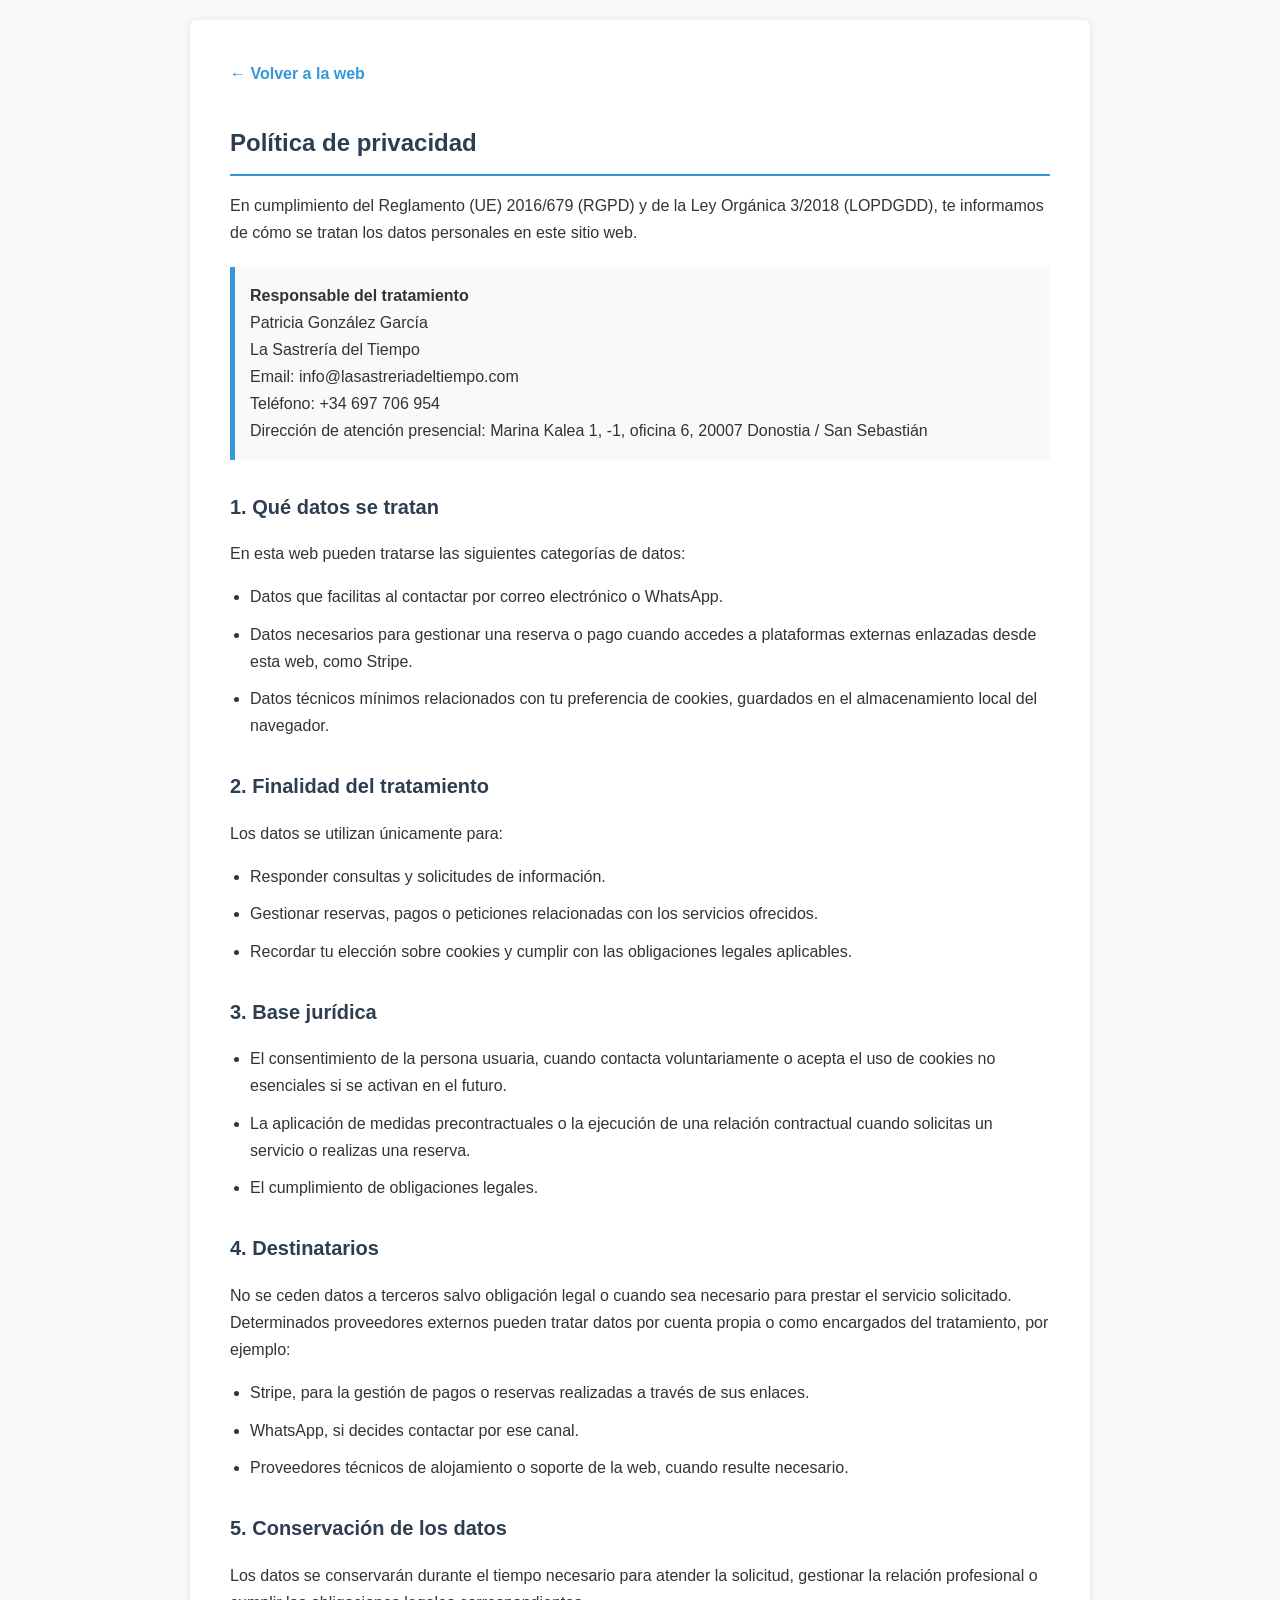
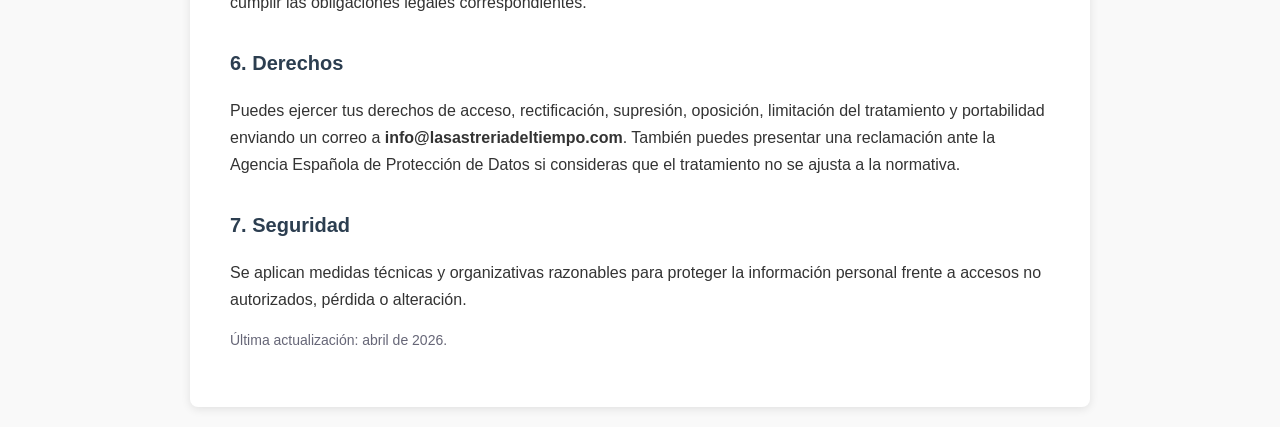
<file: politica-privacidad.html>
<!DOCTYPE html>
<html lang="es">

<head>
    <meta charset="UTF-8">
    <meta name="viewport" content="width=device-width, initial-scale=1.0">
    <meta name="description"
        content="Política de privacidad de La Sastrería del Tiempo sobre el tratamiento de datos personales en esta web.">
    <link rel="icon" type="image/png" href="img/favicon.png">
    <title>Política de privacidad | La Sastrería del Tiempo</title>
    <style>
        body {
            font-family: "Segoe UI", Tahoma, Geneva, Verdana, sans-serif;
            line-height: 1.7;
            color: #333;
            max-width: 900px;
            margin: 0 auto;
            padding: 20px;
            background-color: #f9f9f9;
        }

        .container {
            background-color: #fff;
            padding: 40px;
            border-radius: 8px;
            box-shadow: 0 2px 10px rgba(0, 0, 0, 0.1);
        }

        h1 {
            color: #2c3e50;
            border-bottom: 2px solid #3498db;
            padding-bottom: 10px;
            font-size: 24px;
        }

        h2 {
            color: #2c3e50;
            margin-top: 30px;
            font-size: 20px;
        }

        .highlight-box {
            background-color: #f8f9fa;
            border-left: 5px solid #3498db;
            padding: 15px;
            margin: 20px 0;
        }

        .back-link {
            display: inline-block;
            margin-bottom: 20px;
            text-decoration: none;
            color: #3498db;
            font-weight: bold;
        }

        ul {
            margin-bottom: 20px;
            padding-left: 20px;
        }

        li {
            margin-bottom: 10px;
        }

        .note {
            font-size: 14px;
            color: #667;
        }
    </style>
</head>

<body>

    <div class="container">
        <a href="index.html" class="back-link">&larr; Volver a la web</a>

        <h1>Política de privacidad</h1>

        <p>En cumplimiento del Reglamento (UE) 2016/679 (RGPD) y de la Ley Orgánica 3/2018 (LOPDGDD), te informamos de
            cómo se tratan los datos personales en este sitio web.</p>

        <div class="highlight-box">
            <strong>Responsable del tratamiento</strong><br>
            Patricia González García<br>
            La Sastrería del Tiempo<br>
            Email: info@lasastreriadeltiempo.com<br>
            Teléfono: +34 697 706 954<br>
            Dirección de atención presencial: Marina Kalea 1, -1, oficina 6, 20007 Donostia / San Sebastián
        </div>

        <h2>1. Qué datos se tratan</h2>
        <p>En esta web pueden tratarse las siguientes categorías de datos:</p>
        <ul>
            <li>Datos que facilitas al contactar por correo electrónico o WhatsApp.</li>
            <li>Datos necesarios para gestionar una reserva o pago cuando accedes a plataformas externas enlazadas desde
                esta web, como Stripe.</li>
            <li>Datos técnicos mínimos relacionados con tu preferencia de cookies, guardados en el almacenamiento local
                del navegador.</li>
        </ul>

        <h2>2. Finalidad del tratamiento</h2>
        <p>Los datos se utilizan únicamente para:</p>
        <ul>
            <li>Responder consultas y solicitudes de información.</li>
            <li>Gestionar reservas, pagos o peticiones relacionadas con los servicios ofrecidos.</li>
            <li>Recordar tu elección sobre cookies y cumplir con las obligaciones legales aplicables.</li>
        </ul>

        <h2>3. Base jurídica</h2>
        <ul>
            <li>El consentimiento de la persona usuaria, cuando contacta voluntariamente o acepta el uso de cookies no
                esenciales si se activan en el futuro.</li>
            <li>La aplicación de medidas precontractuales o la ejecución de una relación contractual cuando solicitas un
                servicio o realizas una reserva.</li>
            <li>El cumplimiento de obligaciones legales.</li>
        </ul>

        <h2>4. Destinatarios</h2>
        <p>No se ceden datos a terceros salvo obligación legal o cuando sea necesario para prestar el servicio
            solicitado. Determinados proveedores externos pueden tratar datos por cuenta propia o como encargados del
            tratamiento, por ejemplo:</p>
        <ul>
            <li>Stripe, para la gestión de pagos o reservas realizadas a través de sus enlaces.</li>
            <li>WhatsApp, si decides contactar por ese canal.</li>
            <li>Proveedores técnicos de alojamiento o soporte de la web, cuando resulte necesario.</li>
        </ul>

        <h2>5. Conservación de los datos</h2>
        <p>Los datos se conservarán durante el tiempo necesario para atender la solicitud, gestionar la relación
            profesional o cumplir las obligaciones legales correspondientes.</p>

        <h2>6. Derechos</h2>
        <p>Puedes ejercer tus derechos de acceso, rectificación, supresión, oposición, limitación del tratamiento y
            portabilidad enviando un correo a <strong>info@lasastreriadeltiempo.com</strong>. También puedes presentar
            una reclamación ante la Agencia Española de Protección de Datos si consideras que el tratamiento no se ajusta
            a la normativa.</p>

        <h2>7. Seguridad</h2>
        <p>Se aplican medidas técnicas y organizativas razonables para proteger la información personal frente a accesos
            no autorizados, pérdida o alteración.</p>

        <p class="note">Última actualización: abril de 2026.</p>
    </div>

</body>

</html>
</file>
<file: css/style.css>
*,
  *::before,
  *::after {
    box-sizing: border-box;
    margin: 0;
    padding: 0;
  }

  :root {
    --azul-marino: #1c0f85;
    --azul-brillante: #1800dd;
    --azul-sastreria: #5170ff;
    --dorado: #C8A96E;
    --azul-palido: #EEF0FF;
    --texto-principal: #0D0B2B;
    --texto-notas: #7B78B8;
    --blanco: #FFFFFF;

    --azul: var(--azul-brillante);
    --azul-oscuro: var(--azul-marino);
    --azul-claro: var(--azul-palido);
    --azul-medio: var(--azul-sastreria);
    --texto: var(--texto-principal);
    --texto-suave: var(--texto-notas);
    --gris-claro: var(--azul-palido);
    --gris-borde: rgba(81, 112, 255, 0.18);
    --gris-fondo: var(--azul-palido);
    --acento: var(--dorado);
    --acento-oscuro: var(--dorado);
    --acento-claro: rgba(200, 169, 110, 0.14);
    --verde-wa: #25D366;
    --radio: 10px;
    --radio-lg: 18px;
    --sombra: 0 16px 40px rgba(28, 15, 133, 0.08);
  }

  html {
    scroll-behavior: smooth;
  }

  body {
    font-family: "Open Sans", Arial, sans-serif;
    color: var(--texto);
    background: var(--blanco);
    line-height: 1.65;
    font-size: 16px;
  }

  a {
    color: inherit;
  }

  img {
    max-width: 100%;
    display: block;
  }

  .sr-only {
    position: absolute;
    width: 1px;
    height: 1px;
    padding: 0;
    margin: -1px;
    overflow: hidden;
    clip: rect(0, 0, 0, 0);
    white-space: nowrap;
    border: 0;
  }

  .container {
    max-width: 1100px;
    margin: 0 auto;
    padding: 0 24px;
  }

  .container--wide {
    max-width: 1100px;
    margin: 0 auto;
    padding: 0 24px;
  }

  .text-center {
    text-align: center;
  }

  .mt-8 {
    margin-top: 8px;
  }

  .mt-12 {
    margin-top: 12px;
  }

  .mt-16 {
    margin-top: 16px;
  }

  .mt-24 {
    margin-top: 24px;
  }

  .mt-32 {
    margin-top: 32px;
  }

  .btn-primary,
  .btn-outline,
  .btn-wa,
  .btn-final,
  .btn-form {
    display: inline-flex;
    align-items: center;
    justify-content: center;
    gap: 8px;
    text-decoration: none;
    border-radius: 10px;
    cursor: pointer;
    transition: transform 0.12s ease, background 0.2s ease, border-color 0.2s ease;
    font-family: "Open Sans", Arial, sans-serif;
  }

  .btn-primary,
  .btn-final,
  .btn-form {
    background: var(--azul-brillante);
    color: var(--blanco);
    border: 1px solid var(--azul-brillante);
    font-weight: 700;
    font-size: 15px;
    padding: 14px 26px;
  }

  .btn-primary:hover,
  .btn-final:hover,
  .btn-form:hover {
    background: var(--azul-marino);
    border-color: var(--azul-marino);
    transform: translateY(-1px);
  }

  .btn-outline {
    background: transparent;
    color: var(--azul-brillante);
    border: 1.5px solid var(--azul-brillante);
    font-weight: 600;
    font-size: 14px;
    padding: 12px 22px;
  }

  .btn-outline:hover {
    background: var(--azul-palido);
    transform: translateY(-1px);
  }

  .btn-wa {
    background: var(--verde-wa);
    color: #fff;
    border: 1px solid var(--verde-wa);
    font-weight: 700;
    font-size: 14px;
    padding: 12px 22px;
  }

  .btn-wa:hover {
    background: #1DB852;
    border-color: #1DB852;
    transform: translateY(-1px);
  }

  .badge {
    display: block;
    width: fit-content;
    margin: 0 auto;
    background: var(--azul-palido);
    color: var(--azul-marino);
    font-size: 12px;
    font-weight: 700;
    padding: 5px 12px;
    border-radius: 24px;
    letter-spacing: 0.05em;
    text-transform: uppercase;
  }

  .estrellas {
    color: var(--dorado);
    font-size: 14px;
    letter-spacing: 0.06em;
  }

  .texto-suave {
    color: var(--texto-suave);
  }

  .topbar {
    background: var(--azul-marino);
    color: rgba(255, 255, 255, 0.9);
    font-size: 12.5px;
    text-align: center;
    padding: 10px 24px;
  }

  .topbar span {
    margin: 0 10px;
  }

  .topbar strong {
    color: #fff;
  }

  .header {
    background: rgba(255, 255, 255, 0.96);
    backdrop-filter: blur(10px);
    border-bottom: 1px solid var(--gris-borde);
    padding: 15px 24px;
    display: flex;
    align-items: center;
    justify-content: space-between;
    gap: 16px;
    position: sticky;
    top: 0;
    z-index: 100;
  }

  .logo {
    display: flex;
    align-items: center;
    gap: 12px;
    text-decoration: none;
  }

  .logo-img {
    height: 48px;
    width: auto;
    border-radius: 6px;
  }

  .logo-text {
    font-family: "Open Sans", Arial, sans-serif;
    font-size: 17px;
    font-weight: 700;
    color: var(--azul-marino);
    line-height: 1.2;
  }

  .logo-text span {
    display: block;
    font-size: 10px;
    font-family: "Open Sans", Arial, sans-serif;
    font-weight: 500;
    color: var(--texto-suave);
    letter-spacing: 0.05em;
    text-transform: uppercase;
  }

  .hero {
    background: linear-gradient(160deg, var(--azul-palido) 0%, #ffffff 56%, #EEF0FF 100%);
    display: grid;
    grid-template-columns: 1fr;
    align-items: stretch;
  }

  @media (min-width: 920px) {
    .hero {
      grid-template-columns: 1fr 1fr;
    }

    .hero-content {
      padding: 72px 6% 72px max(24px, 8%);
      grid-column: 1;
      grid-row: 1;
    }

    .hero-image {
      grid-column: 2;
      grid-row: 1;
    }
  }

  @media (min-width: 760px) and (max-width: 919px) {
    .hero {
      grid-template-columns: 1fr 1fr;
    }

    .hero-content {
      padding: 72px 32px 72px 24px;
      grid-column: 1;
      grid-row: 1;
    }

    .hero-image {
      grid-column: 2;
      grid-row: 1;
    }

    .hero-benefits {
      grid-column: 1 / -1;
      grid-row: 2;
    }
  }

  @media (max-width: 759px) {
    .hero-content {
      padding: 32px 24px 40px;
    }

    .hero-image {
      height: 340px;
    }
  }

  .hero-content {
    text-align: left;
    display: flex;
    flex-direction: column;
    justify-content: center;
  }

  .hero-image img {
    width: 100%;
    height: 100%;
    object-fit: cover;
    display: block;
  }

  .hero h1 {
    font-family: "Open Sans", Arial, sans-serif;
    font-size: clamp(28px, 4vw, 46px);
    font-weight: 800;
    color: var(--texto);
    line-height: 1.18;
    margin: 16px 0 0;
  }

  .hero h1 em {
    font-style: italic;
    color: var(--azul-marino);
  }

  .hero-sub {
    font-size: 18px;
    color: var(--texto-suave);
    margin: 20px 0 0;
    line-height: 1.65;
  }

  .hero-mini {
    font-size: 14px;
    color: var(--texto-suave);
    margin: 16px 0 0;
  }

  .hero-cta {
    margin-top: 32px;
    display: flex;
    flex-wrap: wrap;
    gap: 12px;
    align-items: center;
  }

  .hero-cta-meta {
    font-size: 13px;
    color: var(--texto-suave);
    margin-top: 14px;
  }

  .hero-stars {
    display: inline-flex;
    align-items: center;
    gap: 8px;
    background: var(--blanco);
    border: 1px solid var(--gris-borde);
    border-radius: 999px;
    padding: 7px 15px;
    font-size: 13px;
    color: var(--texto-suave);
    margin-top: 26px;
    box-shadow: 0 8px 24px rgba(28, 15, 133, 0.06);
    align-self: flex-start;
  }

  .hero-benefits {
    margin: 24px;
    display: grid;
    grid-template-columns: 1fr;
    gap: 14px;
  }

  @media (min-width: 920px) {
    .hero-benefits {
      grid-column: 2;
      grid-row: 1;
      align-self: flex-end;
      margin: 0 40px 40px 40px;
      grid-template-columns: repeat(3, minmax(0, 1fr));
      z-index: 10;
    }
  }

  .hero-benefit {
    background: rgba(255, 255, 255, 0.6);
    backdrop-filter: blur(16px);
    -webkit-backdrop-filter: blur(16px);
    border: 1px solid rgba(255, 255, 255, 0.7);
    border-radius: 14px;
    padding: 20px 18px;
    text-align: left;
    box-shadow: 0 16px 36px rgba(28, 15, 133, 0.1);
  }

  .hero-benefit strong {
    display: block;
    font-size: 17px;
    /* Aumentado */
    color: #000;
    /* Negro puro */
    margin-bottom: 8px;
    font-weight: 800;
    /* Extra bold */
  }

  .hero-benefit span {
    display: block;
    /* Para mejor margen */
    font-size: 14.5px;
    /* Aumentado */
    color: rgba(0, 0, 0, 0.9);
    /* Casi negro para el texto descriptivo */
    line-height: 1.6;
    font-weight: 500;
  }

  /* --- SPLIT SECTION (Diferenciación) --- */
  .split-section {
    display: grid;
    grid-template-columns: 1fr;
    background: var(--gris-claro);
    border-top: 1px solid var(--gris-borde);
    align-items: stretch;
  }

  @media (min-width: 920px) {
    .split-section {
      grid-template-columns: 6fr 4fr;
    }

    .split-image {
      grid-column: 2;
      grid-row: 1;
    }

    .split-content {
      grid-column: 1;
      grid-row: 1;
      padding: 72px 6% 72px max(24px, 8%);
    }
  }

  @media (min-width: 760px) and (max-width: 919px) {
    .split-section {
      grid-template-columns: 6fr 4fr;
    }

    .split-image {
      grid-column: 2;
      grid-row: 1;
    }

    .split-content {
      grid-column: 1;
      grid-row: 1;
      padding: 72px 32px 72px 24px;
    }
  }

  @media (max-width: 759px) {
    .split-image {
      height: 340px;
    }

    .split-content {
      padding: 40px 24px 60px;
    }
  }

  .split-image img {
    width: 100%;
    height: 100%;
    object-fit: cover;
    display: block;
  }

  .split-content {
    text-align: left;
    display: flex;
    flex-direction: column;
    justify-content: center;
  }

  .split-content .badge {
    margin: 0;
  }

  .split-content .titulo-seccion {
    text-align: left;
    margin-bottom: 20px;
  }

  .split-content .intro-texto {
    text-align: left;
    margin-left: 0;
    margin-right: 0;
  }

  .split-content .tabla-dif {
    margin-left: 0;
    margin-right: 0;
    width: 100%;
  }

  .split-content .dif-apoyo {
    text-align: left;
    margin-left: 0;
    margin-right: 0;
  }

  .seccion {
    padding: 68px 24px;
  }

  .seccion--gris {
    background: var(--gris-claro);
  }

  .seccion--borde-top {
    border-top: 1px solid var(--gris-borde);
  }

  .titulo-seccion {
    font-family: "Open Sans", Arial, sans-serif;
    font-size: clamp(24px, 3vw, 34px);
    font-weight: 600;
    line-height: 1.28;
    color: var(--texto);
    margin-bottom: 14px;
    text-align: center;
  }

  .intro-texto {
    font-size: 16px;
    color: var(--texto-suave);
    max-width: 690px;
    margin-left: auto;
    margin-right: auto;
    text-align: center;
  }

  .checklist {
    list-style: none;
    display: grid;
    grid-template-columns: repeat(auto-fit, minmax(260px, 1fr));
    gap: 12px;
    max-width: 860px;
    margin-top: 28px;
    margin-left: auto;
    margin-right: auto;
  }

  .checklist li {
    display: flex;
    align-items: flex-start;
    gap: 12px;
    background: var(--azul-palido);
    border: 1px solid var(--gris-borde);
    border-radius: var(--radio);
    padding: 14px 16px;
    font-size: 15px;
    color: var(--texto);
    line-height: 1.45;
  }

  .check-icon {
    width: 20px;
    height: 20px;
    border-radius: 50%;
    background: var(--azul-claro);
    display: flex;
    align-items: center;
    justify-content: center;
    flex-shrink: 0;
    margin-top: 1px;
  }

  .check-icon svg {
    width: 11px;
    height: 11px;
  }

  .cierre-texto {
    margin-top: 28px;
    font-size: 17px;
    font-style: italic;
    color: var(--azul-marino);
    font-family: "Open Sans", Arial, sans-serif;
    text-align: center;
  }

  .plan-grid {
    display: grid;
    grid-template-columns: repeat(3, minmax(0, 1fr));
    gap: 18px;
    margin-top: 30px;
  }

  .plan-card {
    background: var(--azul-palido);
    border: 1px solid var(--gris-borde);
    border-radius: 16px;
    padding: 22px;
    box-shadow: 0 10px 28px rgba(28, 15, 133, 0.05);
  }

  .plan-card h3 {
    font-size: 16px;
    font-weight: 700;
    margin-bottom: 8px;
    color: var(--texto);
  }

  .plan-card p {
    font-size: 14px;
    color: var(--texto-suave);
    line-height: 1.6;
  }

  .tabla-dif {
    width: 100%;
    border-collapse: collapse;
    margin-top: 28px;
    margin-left: auto;
    margin-right: auto;
    max-width: 760px;
    background: var(--blanco);
    border-radius: 16px;
    overflow: hidden;
    box-shadow: 0 12px 30px rgba(28, 15, 133, 0.05);
  }

  .tabla-dif th {
    font-size: 13px;
    font-weight: 700;
    text-align: left;
    padding: 12px 18px;
    background: var(--gris-fondo);
    border-bottom: 1px solid var(--gris-borde);
    letter-spacing: 0.04em;
    text-transform: uppercase;
  }

  .tabla-dif th:first-child {
    color: var(--acento-oscuro);
  }

  .tabla-dif th:last-child {
    color: var(--azul-brillante);
  }

  .tabla-dif td {
    padding: 14px 18px;
    font-size: 15px;
    border-bottom: 1px solid var(--gris-borde);
    vertical-align: top;
  }

  .tabla-dif tr:last-child td {
    border-bottom: none;
  }

  .tabla-dif td:first-child {
    color: var(--texto-suave);
  }

  .tabla-dif td:last-child {
    font-weight: 500;
  }

  .dif-apoyo {
    margin-top: 18px;
    font-size: 14px;
    color: var(--texto-suave);
    padding: 14px 18px;
    background: var(--azul-claro);
    border-radius: var(--radio);
    max-width: 560px;
    margin-left: auto;
    margin-right: auto;
    text-align: center;
  }

  .cta-intermedio {
    text-align: center;
    padding: 60px 24px;
    background: var(--gris-claro);
    border-top: 1px solid var(--gris-borde);
    border-bottom: 1px solid var(--gris-borde);
  }

  .cta-intermedio p {
    font-size: 16px;
    color: var(--texto-suave);
    max-width: 580px;
    margin: 0 auto 24px;
  }

  .cta-intermedio--dark {
    background: var(--azul-marino);
    border-top: none;
    border-bottom: none;
  }

  .cta-intermedio--dark p {
    color: rgba(255, 255, 255, 0.82);
  }

  .cta-intermedio--dark .btn-primary {
    background: #fff;
    color: var(--azul-marino);
    border-color: #fff;
  }

  .cta-intermedio--dark .btn-primary:hover {
    background: var(--azul-claro);
    border-color: var(--azul-claro);
    color: var(--azul-marino);
  }

  .cta-intermedio--dark p[style] {
    color: rgba(255, 255, 255, 0.55) !important;
  }

  .form-reserva-wrap {
    display: grid;
    grid-template-columns: 1.05fr 0.95fr;
    gap: 24px;
    align-items: stretch;
  }

  .reserva-copy,
  .reserva-form {
    background: var(--blanco);
    border: 1px solid var(--gris-borde);
    border-radius: var(--radio-lg);
    padding: 30px;
    box-shadow: var(--sombra);
  }

  .reserva-copy ul {
    list-style: none;
    margin-top: 20px;
    display: grid;
    gap: 10px;
  }

  .reserva-copy li {
    display: flex;
    gap: 10px;
    color: var(--texto-suave);
    font-size: 15px;
  }

  .reserva-copy li strong {
    color: var(--texto);
  }

  .form-grid {
    display: grid;
    grid-template-columns: repeat(2, minmax(0, 1fr));
    gap: 14px;
    margin-top: 18px;
  }

  .campo-full {
    grid-column: 1 / -1;
  }

  .campo label {
    display: block;
    font-size: 13px;
    font-weight: 600;
    color: var(--texto);
    margin-bottom: 6px;
  }

  .campo input,
  .campo select,
  .campo textarea {
    width: 100%;
    border: 1px solid var(--gris-borde);
    border-radius: 10px;
    padding: 13px 14px;
    font-family: "Open Sans", Arial, sans-serif;
    font-size: 15px;
    color: var(--texto);
    background: #fff;
    outline: none;
    transition: border-color 0.2s ease, box-shadow 0.2s ease;
  }

  .campo input:focus,
  .campo select:focus,
  .campo textarea:focus {
    border-color: var(--azul);
    box-shadow: 0 0 0 3px rgba(81, 112, 255, 0.12);
  }

  .campo textarea {
    min-height: 120px;
    resize: vertical;
  }

  .form-help {
    font-size: 12.5px;
    color: var(--texto-suave);
    margin-top: 12px;
  }

  .reserva-alt {
    margin-top: 18px;
    font-size: 14px;
    color: var(--texto-suave);
  }

  .reserva-beneficios {
    list-style: none;
    display: grid;
    grid-template-columns: repeat(auto-fit, minmax(260px, 1fr));
    gap: 14px;
    max-width: 860px;
    margin-left: auto;
    margin-right: auto;
  }

  .reserva-beneficios li {
    display: flex;
    align-items: flex-start;
    gap: 12px;
    background: var(--blanco);
    border: 1px solid var(--gris-borde);
    border-radius: var(--radio);
    padding: 16px 18px;
    font-size: 15px;
    color: var(--texto);
    line-height: 1.5;
    text-align: left;
    box-shadow: 0 6px 18px rgba(28, 15, 133, 0.04);
  }

  .reserva-cta {
    display: flex;
    flex-wrap: wrap;
    gap: 14px;
    justify-content: center;
    align-items: center;
  }

  /* --- Sección oscura de reserva --- */
  .cta-reserva {
    background: var(--azul-marino);
    color: #fff;
    padding: 82px 24px;
    text-align: center;
  }

  .cta-reserva h2 {
    font-family: "Open Sans", Arial, sans-serif;
    font-size: clamp(24px, 3.5vw, 36px);
    font-weight: 600;
    line-height: 1.3;
    max-width: 640px;
    margin: 0 auto;
    color: #fff;
  }

  .cta-reserva-sub {
    font-size: 16px;
    opacity: 0.86;
    max-width: 580px;
    margin-left: auto;
    margin-right: auto;
    line-height: 1.65;
    color: rgba(255, 255, 255, 0.82);
  }

  .cta-reserva-meta {
    font-size: 13px;
    opacity: 0.6;
    color: rgba(255, 255, 255, 0.7);
  }

  .badge-dark {
    display: block;
    width: fit-content;
    margin: 0 auto;
    background: rgba(255, 255, 255, 0.15);
    color: #fff;
    font-size: 12px;
    font-weight: 700;
    padding: 5px 12px;
    border-radius: 24px;
    letter-spacing: 0.05em;
    text-transform: uppercase;
  }

  .cta-reserva .reserva-beneficios li {
    background: rgba(255, 255, 255, 0.08);
    border-color: rgba(255, 255, 255, 0.15);
    color: rgba(255, 255, 255, 0.92);
    backdrop-filter: blur(8px);
  }

  .cta-reserva .reserva-beneficios li strong {
    color: #fff;
  }

  .cta-reserva .check-icon {
    background: rgba(255, 255, 255, 0.15);
  }

  .cards-servicios {
    display: grid;
    grid-template-columns: repeat(auto-fit, minmax(240px, 1fr));
    gap: 20px;
    margin-top: 32px;
  }

  .card-servicio {
    background: var(--blanco);
    border: 1px solid var(--gris-borde);
    border-radius: var(--radio-lg);
    padding: 28px 24px;
    display: flex;
    flex-direction: column;
    position: relative;
    box-shadow: 0 10px 28px rgba(28, 15, 133, 0.04);
  }

  .card-servicio--destacada {
    border: 2px solid var(--azul);
    box-shadow: 0 16px 34px rgba(81, 112, 255, 0.10);
  }

  .card-badge {
    position: absolute;
    top: -13px;
    left: 50%;
    transform: translateX(-50%);
    background: var(--azul-marino);
    color: #fff;
    font-size: 11px;
    font-weight: 700;
    padding: 4px 14px;
    border-radius: 999px;
    white-space: nowrap;
    letter-spacing: 0.04em;
  }

  .card-servicio h3 {
    font-family: "Open Sans", Arial, sans-serif;
    font-size: 19px;
    font-weight: 600;
    color: var(--texto);
  }

  .card-duracion {
    font-size: 12px;
    color: var(--texto-suave);
    margin-top: 4px;
    letter-spacing: 0.03em;
  }

  .card-desc {
    font-size: 14px;
    color: var(--texto-suave);
    margin-top: 12px;
    line-height: 1.55;
    flex: 1;
  }

  .card-precio {
    font-size: 28px;
    font-weight: 700;
    color: var(--azul-brillante);
    margin-top: 20px;
  }

  .card-precio span {
    font-size: 14px;
    font-weight: 400;
    color: var(--texto-suave);
  }

  .card-note {
    margin-top: 12px;
    font-size: 13px;
    color: var(--azul);
    background: var(--azul-claro);
    padding: 10px 12px;
    border-radius: 10px;
  }

  .card-servicio .btn-primary,
  .card-servicio .btn-outline {
    margin-top: 16px;
    width: 100%;
    text-align: center;
  }

  .servicios-apoyo {
    text-align: center;
    font-size: 14px;
    color: var(--texto-suave);
    margin-top: 24px;
    font-style: italic;
  }

  .quien-grid {
    display: grid;
    grid-template-columns: 260px 1fr;
    gap: 48px;
    align-items: start;
    max-width: 860px;
    margin-left: auto;
    margin-right: auto;
  }

  .quien-foto {
    width: 240px;
    height: 240px;
    border-radius: 50%;
    border: 4px solid var(--azul-medio);
    object-fit: cover;
    flex-shrink: 0;
    display: block;
  }

  .quien-nombre {
    font-family: "Open Sans", Arial, sans-serif;
    font-size: 24px;
    font-weight: 600;
    margin-bottom: 4px;
  }

  .quien-cargo {
    font-size: 13px;
    color: var(--texto-suave);
    text-transform: uppercase;
    letter-spacing: 0.05em;
    margin-bottom: 16px;
  }

  .quien-texto {
    font-size: 15px;
    color: var(--texto-suave);
    line-height: 1.72;
  }

  .quien-chips {
    display: flex;
    flex-wrap: wrap;
    gap: 8px;
    margin-top: 20px;
  }

  .chip {
    background: var(--azul-palido);
    color: var(--azul-marino);
    font-size: 12px;
    font-weight: 600;
    padding: 6px 12px;
    border-radius: 999px;
  }

  .cita-pat {
    background: var(--azul-palido);
    border-left: 3px solid var(--azul-sastreria);
    border-radius: 0 var(--radio) var(--radio) 0;
    padding: 24px 28px;
    margin-top: 40px;
    margin-left: auto;
    margin-right: auto;
    max-width: 720px;
  }

  .cita-pat blockquote {
    font-family: "Open Sans", Arial, sans-serif;
    font-size: 18px;
    font-style: italic;
    color: var(--azul-marino);
    line-height: 1.5;
    margin-bottom: 10px;
  }

  .cita-pat cite {
    font-size: 13px;
    color: var(--texto-suave);
    font-style: normal;
  }

  .rating-global {
    display: flex;
    align-items: center;
    justify-content: center;
    gap: 10px;
    background: var(--blanco);
    border: 1px solid var(--gris-borde);
    border-radius: 999px;
    padding: 8px 18px;
    margin-bottom: 32px;
    margin-left: auto;
    margin-right: auto;
    width: fit-content;
    font-size: 14px;
    color: var(--texto-suave);
  }

  .rating-num {
    font-size: 18px;
    font-weight: 700;
    color: var(--texto);
  }

  .testimonios-grid {
    display: grid;
    grid-template-columns: repeat(2, 1fr);
    gap: 16px;
  }

  .testimonio {
    background: var(--blanco);
    border: 1px solid var(--gris-borde);
    border-radius: var(--radio-lg);
    padding: 22px 20px;
    box-shadow: 0 10px 26px rgba(28, 15, 133, 0.04);
  }

  .testimonio-texto {
    font-size: 15px;
    color: var(--texto);
    font-style: italic;
    line-height: 1.6;
    margin-bottom: 16px;
  }

  .testimonio-autor {
    display: flex;
    align-items: center;
    gap: 10px;
  }

  .avatar {
    width: 36px;
    height: 36px;
    border-radius: 50%;
    background: var(--azul-claro);
    color: var(--azul);
    font-size: 13px;
    font-weight: 700;
    display: flex;
    align-items: center;
    justify-content: center;
    flex-shrink: 0;
  }

  .autor-nombre {
    font-size: 13px;
    font-weight: 700;
    color: var(--texto);
  }

  .autor-stars {
    font-size: 11px;
    color: var(--dorado);
  }

  .pasos {
    display: grid;
    grid-template-columns: repeat(auto-fit, minmax(220px, 1fr));
    gap: 0;
    max-width: 820px;
    position: relative;
    margin-left: auto;
    margin-right: auto;
  }

  .paso {
    padding: 28px 24px;
    text-align: center;
    position: relative;
  }

  .paso::after {
    content: '→';
    position: absolute;
    right: -10px;
    top: 36px;
    font-size: 20px;
    color: var(--azul-medio);
  }

  .paso:last-child::after {
    display: none;
  }

  .paso-num {
    width: 44px;
    height: 44px;
    border-radius: 50%;
    background: var(--azul-marino);
    color: #fff;
    font-family: "Open Sans", Arial, sans-serif;
    font-size: 20px;
    font-weight: 600;
    display: flex;
    align-items: center;
    justify-content: center;
    margin: 0 auto 16px;
  }

  .paso h3 {
    font-size: 15px;
    font-weight: 700;
    color: var(--texto);
    margin-bottom: 8px;
  }

  .paso p {
    font-size: 13px;
    color: var(--texto-suave);
    line-height: 1.6;
  }

  .faq-lista {
    max-width: 760px;
    margin-left: auto;
    margin-right: auto;
  }

  .faq-item {
    border-bottom: 1px solid var(--gris-borde);
    padding: 20px 0;
  }

  .faq-item:first-child {
    border-top: 1px solid var(--gris-borde);
  }

  .faq-pregunta {
    font-size: 16px;
    font-weight: 600;
    color: var(--texto);
    cursor: pointer;
    display: flex;
    justify-content: space-between;
    align-items: flex-start;
    gap: 12px;
    list-style: none;
    user-select: none;
  }

  .faq-pregunta::-webkit-details-marker {
    display: none;
  }

  .faq-icon {
    flex-shrink: 0;
    width: 22px;
    height: 22px;
    border-radius: 50%;
    background: var(--azul-palido);
    color: var(--azul-brillante);
    font-size: 16px;
    display: flex;
    align-items: center;
    justify-content: center;
    line-height: 1;
    transition: background 0.2s ease;
    margin-top: 2px;
  }

  details[open] .faq-icon {
    background: var(--azul-marino);
    color: #fff;
  }

  details[open] .faq-icon::after {
    content: '−';
  }

  .faq-icon::after {
    content: '+';
  }

  .faq-respuesta {
    font-size: 15px;
    color: var(--texto-suave);
    line-height: 1.7;
    padding-top: 14px;
    max-width: 660px;
  }

  .lead-magnet {
    background: var(--azul);
    color: #fff;
    border-radius: var(--radio-lg);
    padding: 46px 40px;
    max-width: 720px;
    margin: 0 auto;
    text-align: center;
    box-shadow: 0 18px 44px rgba(28, 15, 133, 0.16);
  }

  .lead-magnet .badge-lm {
    display: inline-block;
    background: rgba(255, 255, 255, 0.14);
    color: #fff;
    font-size: 11px;
    font-weight: 700;
    padding: 4px 14px;
    border-radius: 999px;
    letter-spacing: 0.08em;
    text-transform: uppercase;
    margin-bottom: 18px;
  }

  .lead-magnet h2 {
    font-family: "Open Sans", Arial, sans-serif;
    font-size: clamp(22px, 3vw, 28px);
    font-weight: 600;
    line-height: 1.3;
    margin-bottom: 12px;
  }

  .lead-magnet p {
    font-size: 15px;
    opacity: 0.9;
    max-width: 520px;
    margin: 0 auto 26px;
  }

  .form-inline {
    display: flex;
    flex-wrap: wrap;
    gap: 10px;
    justify-content: center;
    max-width: 460px;
    margin: 0 auto;
  }

  .form-inline input[type=email] {
    flex: 1;
    min-width: 220px;
    padding: 13px 16px;
    border-radius: 10px;
    border: none;
    font-family: "Open Sans", Arial, sans-serif;
    font-size: 15px;
    color: var(--texto);
    outline: none;
  }

  .btn-lm {
    background: var(--acento);
    color: #fff;
    font-family: "Open Sans", Arial, sans-serif;
    font-weight: 700;
    font-size: 14px;
    padding: 13px 22px;
    border-radius: 10px;
    border: none;
    cursor: pointer;
    white-space: nowrap;
    transition: background 0.2s ease, transform 0.12s ease;
  }

  .btn-lm:hover {
    background: var(--acento-oscuro);
    transform: translateY(-1px);
  }

  .lead-magnet .legal {
    font-size: 12px;
    opacity: 0.68;
    margin-top: 14px;
  }

  .cta-final {
    background: var(--azul-marino);
    color: #fff;
    padding: 82px 24px;
    text-align: center;
  }

  .cta-final h2 {
    font-family: "Open Sans", Arial, sans-serif;
    font-size: clamp(24px, 3.5vw, 36px);
    font-weight: 600;
    line-height: 1.3;
    max-width: 640px;
    margin: 0 auto 16px;
  }

  .cta-final p {
    font-size: 16px;
    opacity: 0.86;
    max-width: 520px;
    margin: 0 auto 34px;
    line-height: 1.65;
  }

  .cta-final-btns {
    display: flex;
    flex-wrap: wrap;
    gap: 14px;
    justify-content: center;
  }

  .btn-final {
    background: #fff;
    color: var(--azul-marino);
    border-color: #fff;
  }

  .btn-final:hover {
    background: var(--azul-claro);
    border-color: var(--azul-claro);
  }

  .cta-final .cta-contacto {
    margin-top: 30px;
    font-size: 13px;
    opacity: 0.8;
    line-height: 1.8;
  }

  .cta-contacto a {
    color: #fff;
  }

  .footer {
    background: var(--texto);
    color: rgba(255, 255, 255, 0.58);
    padding: 40px 24px;
    font-size: 13px;
    text-align: center;
    line-height: 1.8;
  }

  .footer-logo {
    display: flex;
    align-items: center;
    justify-content: center;
    gap: 12px;
    font-family: "Open Sans", Arial, sans-serif;
    color: #fff;
    font-size: 16px;
    margin-bottom: 8px;
  }

  .footer-logo-img {
    height: 32px;
    width: auto;
    border-radius: 4px;
  }

  .footer a {
    color: rgba(255, 255, 255, 0.6);
    text-decoration: none;
  }

  .footer a:hover {
    color: #fff;
  }

  .footer-links {
    margin-top: 16px;
    display: flex;
    gap: 20px;
    justify-content: center;
    flex-wrap: wrap;
  }

  .mobile-cta {
    display: none;
  }

  @media (max-width: 920px) {

    .hero-benefits,
    .plan-grid,
    .form-reserva-wrap {
      grid-template-columns: 1fr;
    }
  }

  @media (max-width: 760px) {
    .topbar span {
      display: block;
      margin: 2px 0;
    }

    .header {
      align-items: flex-start;
    }

    .header .btn-primary {
      display: none;
    }

    .quien-grid {
      grid-template-columns: 1fr;
    }

    .quien-foto {
      margin: 0 auto;
    }

    .pasos {
      gap: 16px;
    }

    .paso::after {
      display: none;
    }

    .hero {
      padding-top: 0;
    }

    body {
      padding-bottom: 86px;
    }

    .mobile-cta {
      position: fixed;
      left: 12px;
      right: 12px;
      bottom: 12px;
      z-index: 120;
      display: grid;
      grid-template-columns: 1.2fr 1fr;
      gap: 10px;
      background: rgba(255, 255, 255, 0.94);
      border: 1px solid rgba(226, 228, 239, 0.95);
      border-radius: 16px;
      padding: 10px;
      box-shadow: 0 18px 44px rgba(28, 15, 133, 0.16);
      backdrop-filter: blur(10px);
      transform: translateY(150%);
      opacity: 0;
      pointer-events: none;
      transition: transform 0.3s ease, opacity 0.3s ease;
    }

    .mobile-cta.is-visible {
      transform: translateY(0);
      opacity: 1;
      pointer-events: auto;
    }

    .mobile-cta .btn-primary,
    .mobile-cta .btn-wa {
      width: 100%;
      font-size: 13px;
      padding: 12px 10px;
    }
  }

  @media (max-width: 600px) {

    .container,
    .container--wide {
      padding: 0 18px;
    }

    .hero-sub {
      font-size: 16px;
    }

    .hero-benefit,
    .plan-card,
    .reserva-copy,
    .reserva-form,
    .lead-magnet,
    .card-servicio,
    .testimonio {
      padding-left: 18px;
      padding-right: 18px;
    }

    .form-grid {
      grid-template-columns: 1fr;
    }

    .testimonios-grid {
      grid-template-columns: 1fr;
    }
  }

  /* -- Boton flotante WhatsApp -- */
  .wa-float {
    position: fixed;
    right: 30px;
    bottom: 30px;
    z-index: 200;
    width: 58px;
    height: 58px;
    border-radius: 50%;
    background: #25D366;
    display: flex;
    align-items: center;
    justify-content: center;
    box-shadow: 0 6px 24px rgba(37, 211, 102, 0.45);
    transition: transform 0.2s ease, box-shadow 0.2s ease;
    text-decoration: none;
    animation: wa-pulse 2.4s ease-in-out infinite;
  }

  .wa-float:hover {
    transform: scale(1.1);
    box-shadow: 0 10px 32px rgba(37, 211, 102, 0.6);
    animation: none;
  }

  @keyframes wa-pulse {

    0%,
    100% {
      box-shadow: 0 6px 24px rgba(37, 211, 102, 0.45);
    }

    50% {
      box-shadow: 0 6px 34px rgba(37, 211, 102, 0.75);
    }
  }

  @media (max-width: 760px) {
    .wa-float {
      display: none;
    }
  }

  /* -- Imagen dentro de seccion -- */
  .seccion-img {
    display: block;
    width: 100%;
    max-width: 500px;
    margin-left: auto;
    margin-right: auto;
    border-radius: 16px;
    object-fit: cover;
    max-height: 420px;
  }
</file>
